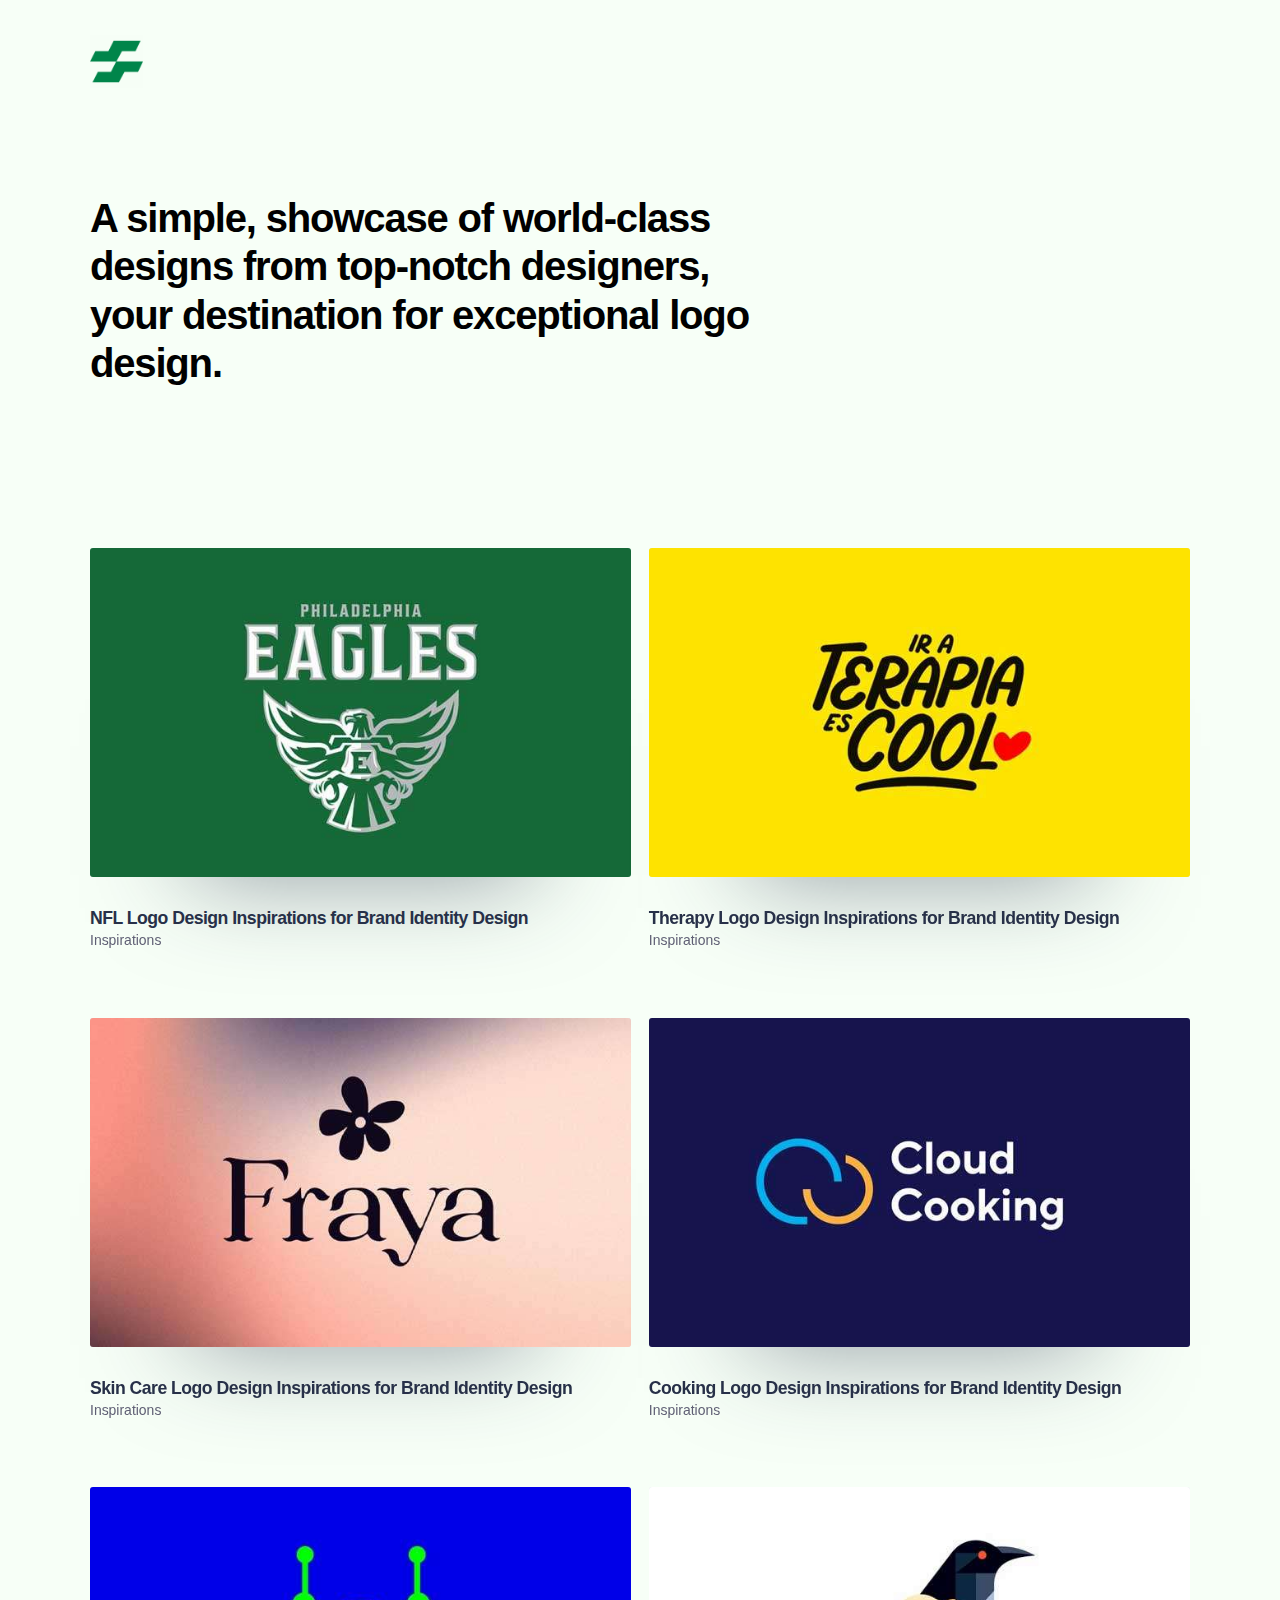
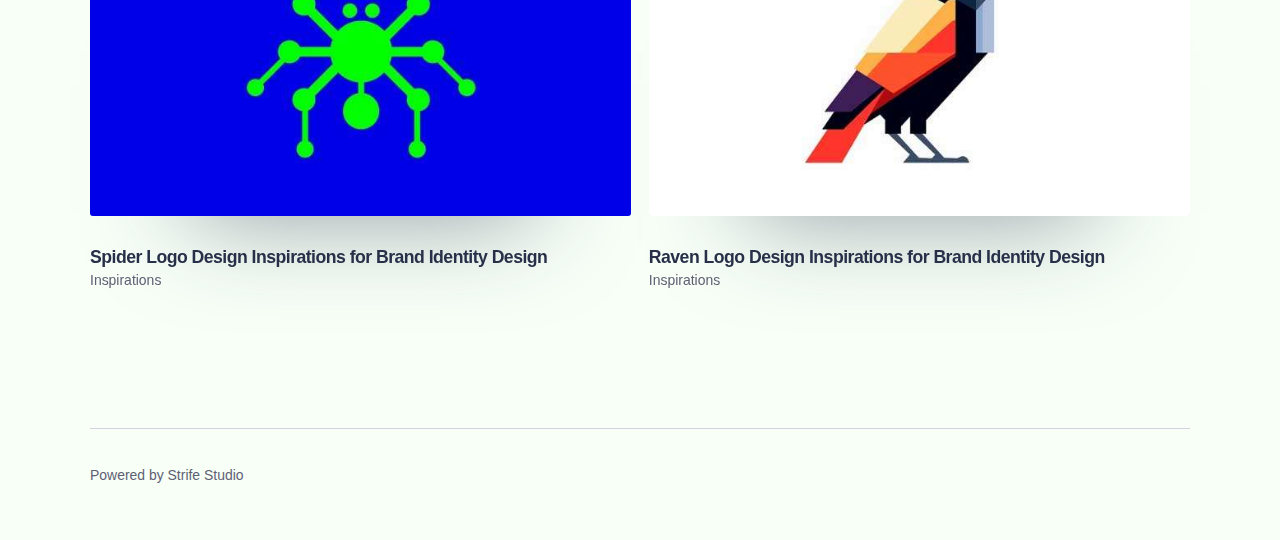
<file: index.html>
<!DOCTYPE html><html lang="en-gb"><head><meta charset="utf-8"><meta http-equiv="X-UA-Compatible" content="IE=edge"><meta name="viewport" content="width=device-width,initial-scale=1"><title>From Strife Studio</title><meta name="generator" content="Publii Open-Source CMS for Static Site"><link rel="canonical" href="https://studiocloud.github.io/strifestudio/"><link rel="alternate" type="application/atom+xml" href="https://studiocloud.github.io/strifestudio/feed.xml"><link rel="alternate" type="application/json" href="https://studiocloud.github.io/strifestudio/feed.json"><meta property="og:title" content="From Strife Studio"><meta property="og:image" content="https://studiocloud.github.io/strifestudio/media/website/strife-studio.png"><meta property="og:image:width" content="1024"><meta property="og:image:height" content="1024"><meta property="og:site_name" content="From Strife Studio"><meta property="og:description" content=""><meta property="og:url" content="https://studiocloud.github.io/strifestudio/"><meta property="og:type" content="website"><link rel="shortcut icon" href="https://studiocloud.github.io/strifestudio/media/website/strife-studio-2.png" type="image/x-icon"><link rel="shortcut icon" href="https://studiocloud.github.io/strifestudio/media/website/strife-studio-2.png" type="image/x-icon"><link rel="stylesheet" href="https://studiocloud.github.io/strifestudio/assets/css/style.css?v=ef82bed5156f0d63e6554fbe972a72e0"><script type="application/ld+json">{"@context":"http://schema.org","@type":"Organization","name":"From Strife Studio","logo":"https://studiocloud.github.io/strifestudio/media/website/strife-studio.png","url":"https://studiocloud.github.io/strifestudio/"}</script><noscript><style>img[loading] {
                    opacity: 1;
                }</style></noscript></head><body class="lines"><div class="container lines lines--right"><header class="header"><a href="https://studiocloud.github.io/strifestudio/" class="logo"><img src="https://studiocloud.github.io/strifestudio/media/website/strife-studio.png" alt="From Strife Studio" width="1024" height="1024"></a></header><main class="main"><div class="hero"><h1>A simple, showcase of world-class designs from top-notch designers, your destination for exceptional logo design.</h1></div><div class="main__content"><div class="l-options"><div class="l-options__item switchers"><button class="switchers__item is-active"><svg width="20" height="20" fill="currentColor"><use xlink:href="https://studiocloud.github.io/strifestudio/assets/svg/svg-map.svg#switcher-grid"/></svg></button> <button class="switchers__item"><svg width="20" height="20" fill="currentColor"><use xlink:href="https://studiocloud.github.io/strifestudio/assets/svg/svg-map.svg#switcher-rows"/></svg></button></div></div><div class="l-grid l-grid--2"><article class="c-card"><div class="c-card__wrapper"><figure class="c-card__image is-img-loading"><img src="https://studiocloud.github.io/strifestudio/media/posts/10/nfl-logo-ideas.jpg" srcset="https://studiocloud.github.io/strifestudio/media/posts/10/responsive/nfl-logo-ideas-xs.jpg 384w, https://studiocloud.github.io/strifestudio/media/posts/10/responsive/nfl-logo-ideas-sm.jpg 600w, https://studiocloud.github.io/strifestudio/media/posts/10/responsive/nfl-logo-ideas-md.jpg 768w, https://studiocloud.github.io/strifestudio/media/posts/10/responsive/nfl-logo-ideas-lg.jpg 1200w" sizes="(min-width: 37.5em) 80vw, 50vw" loading="lazy" height="400" width="800" alt=""></figure><div class="c-card__content"><header><h2 class="c-card__title"><a href="https://studiocloud.github.io/strifestudio/nfl-logo-design-inspirations-for-brand-identity-design.html" class="invert">NFL Logo Design Inspirations for Brand Identity Design</a></h2></header><footer class="c-card__meta"><a href="https://studiocloud.github.io/strifestudio/tags/inspirations/" class="c-card__tag">Inspirations</a></footer></div></div></article><article class="c-card"><div class="c-card__wrapper"><figure class="c-card__image is-img-loading"><img src="https://studiocloud.github.io/strifestudio/media/posts/9/psychologist-logo-ideas.jpg" srcset="https://studiocloud.github.io/strifestudio/media/posts/9/responsive/psychologist-logo-ideas-xs.jpg 384w, https://studiocloud.github.io/strifestudio/media/posts/9/responsive/psychologist-logo-ideas-sm.jpg 600w, https://studiocloud.github.io/strifestudio/media/posts/9/responsive/psychologist-logo-ideas-md.jpg 768w, https://studiocloud.github.io/strifestudio/media/posts/9/responsive/psychologist-logo-ideas-lg.jpg 1200w" sizes="(min-width: 37.5em) 80vw, 50vw" loading="lazy" height="400" width="800" alt=""></figure><div class="c-card__content"><header><h2 class="c-card__title"><a href="https://studiocloud.github.io/strifestudio/therapy-logo-design-inspirations-for-brand-identity-design.html" class="invert">Therapy Logo Design Inspirations for Brand Identity Design</a></h2></header><footer class="c-card__meta"><a href="https://studiocloud.github.io/strifestudio/tags/inspirations/" class="c-card__tag">Inspirations</a></footer></div></div></article><article class="c-card"><div class="c-card__wrapper"><figure class="c-card__image is-img-loading"><img src="https://studiocloud.github.io/strifestudio/media/posts/8/skincare-logo-ideas.jpg" srcset="https://studiocloud.github.io/strifestudio/media/posts/8/responsive/skincare-logo-ideas-xs.jpg 384w, https://studiocloud.github.io/strifestudio/media/posts/8/responsive/skincare-logo-ideas-sm.jpg 600w, https://studiocloud.github.io/strifestudio/media/posts/8/responsive/skincare-logo-ideas-md.jpg 768w, https://studiocloud.github.io/strifestudio/media/posts/8/responsive/skincare-logo-ideas-lg.jpg 1200w" sizes="(min-width: 37.5em) 80vw, 50vw" loading="lazy" height="400" width="800" alt=""></figure><div class="c-card__content"><header><h2 class="c-card__title"><a href="https://studiocloud.github.io/strifestudio/skin-care-logo-design-inspirations-for-brand-identity-design.html" class="invert">Skin Care Logo Design Inspirations for Brand Identity Design</a></h2></header><footer class="c-card__meta"><a href="https://studiocloud.github.io/strifestudio/tags/inspirations/" class="c-card__tag">Inspirations</a></footer></div></div></article><article class="c-card"><div class="c-card__wrapper"><figure class="c-card__image is-img-loading"><img src="https://studiocloud.github.io/strifestudio/media/posts/7/cooking-logo-ideas.jpg" srcset="https://studiocloud.github.io/strifestudio/media/posts/7/responsive/cooking-logo-ideas-xs.jpg 384w, https://studiocloud.github.io/strifestudio/media/posts/7/responsive/cooking-logo-ideas-sm.jpg 600w, https://studiocloud.github.io/strifestudio/media/posts/7/responsive/cooking-logo-ideas-md.jpg 768w, https://studiocloud.github.io/strifestudio/media/posts/7/responsive/cooking-logo-ideas-lg.jpg 1200w" sizes="(min-width: 37.5em) 80vw, 50vw" loading="lazy" height="400" width="800" alt=""></figure><div class="c-card__content"><header><h2 class="c-card__title"><a href="https://studiocloud.github.io/strifestudio/cooking-logo-design-inspirations-for-brand-identity-design.html" class="invert">Cooking Logo Design Inspirations for Brand Identity Design</a></h2></header><footer class="c-card__meta"><a href="https://studiocloud.github.io/strifestudio/tags/inspirations/" class="c-card__tag">Inspirations</a></footer></div></div></article><article class="c-card"><div class="c-card__wrapper"><figure class="c-card__image is-img-loading"><img src="https://studiocloud.github.io/strifestudio/media/posts/6/spider-logo-ideas.jpg" srcset="https://studiocloud.github.io/strifestudio/media/posts/6/responsive/spider-logo-ideas-xs.jpg 384w, https://studiocloud.github.io/strifestudio/media/posts/6/responsive/spider-logo-ideas-sm.jpg 600w, https://studiocloud.github.io/strifestudio/media/posts/6/responsive/spider-logo-ideas-md.jpg 768w, https://studiocloud.github.io/strifestudio/media/posts/6/responsive/spider-logo-ideas-lg.jpg 1200w" sizes="(min-width: 37.5em) 80vw, 50vw" loading="lazy" height="400" width="800" alt=""></figure><div class="c-card__content"><header><h2 class="c-card__title"><a href="https://studiocloud.github.io/strifestudio/spider-logo-design-ideas.html" class="invert">Spider Logo Design Inspirations for Brand Identity Design</a></h2></header><footer class="c-card__meta"><a href="https://studiocloud.github.io/strifestudio/tags/inspirations/" class="c-card__tag">Inspirations</a></footer></div></div></article><article class="c-card"><div class="c-card__wrapper"><figure class="c-card__image is-img-loading"><img src="https://studiocloud.github.io/strifestudio/media/posts/2/raven-logo-ideas.jpg" srcset="https://studiocloud.github.io/strifestudio/media/posts/2/responsive/raven-logo-ideas-xs.jpg 384w, https://studiocloud.github.io/strifestudio/media/posts/2/responsive/raven-logo-ideas-sm.jpg 600w, https://studiocloud.github.io/strifestudio/media/posts/2/responsive/raven-logo-ideas-md.jpg 768w, https://studiocloud.github.io/strifestudio/media/posts/2/responsive/raven-logo-ideas-lg.jpg 1200w" sizes="(min-width: 37.5em) 80vw, 50vw" loading="lazy" height="400" width="800" alt=""></figure><div class="c-card__content"><header><h2 class="c-card__title"><a href="https://studiocloud.github.io/strifestudio/raven-logo-ideas.html" class="invert">Raven Logo Design Inspirations for Brand Identity Design</a></h2></header><footer class="c-card__meta"><a href="https://studiocloud.github.io/strifestudio/tags/inspirations/" class="c-card__tag">Inspirations</a></footer></div></div></article></div></div></main><footer class="footer"><div class="footer__left"><div class="footer__copy">Powered by Strife Studio</div></div><button onclick="backToTopFunction()" id="backToTop" class="footer__bttop" aria-label="Back to top" title="Back to top"><svg><use xlink:href="https://studiocloud.github.io/strifestudio/assets/svg/svg-map.svg#toparrow"/></svg></button></footer></div><script>window.publiiThemeMenuConfig = { mobileMenuMode: 'sidebar', animationSpeed: 300, submenuWidth: 'auto', doubleClickTime: 500, mobileMenuExpandableSubmenus: true, relatedContainerForOverlayMenuSelector: '.navbar', };</script><script defer="defer" src="https://studiocloud.github.io/strifestudio/assets/js/scripts.min.js?v=6450cfc483efd7e58ed8ad5b64050d3e"></script><script>function publiiDetectLoadedImages () {
         var images = document.querySelectorAll('img[loading]:not(.is-loaded)');
         for (var i = 0; i < images.length; i++) {
            if (images[i].complete) {
               images[i].classList.add('is-loaded');
               images[i].parentNode.classList.remove('is-img-loading');
            } else {
               images[i].addEventListener('load', function () {
                  this.classList.add('is-loaded');
                  this.parentNode.classList.remove('is-img-loading');
               }, false);
            }
         }
      }
      publiiDetectLoadedImages();</script></body></html>
</file>
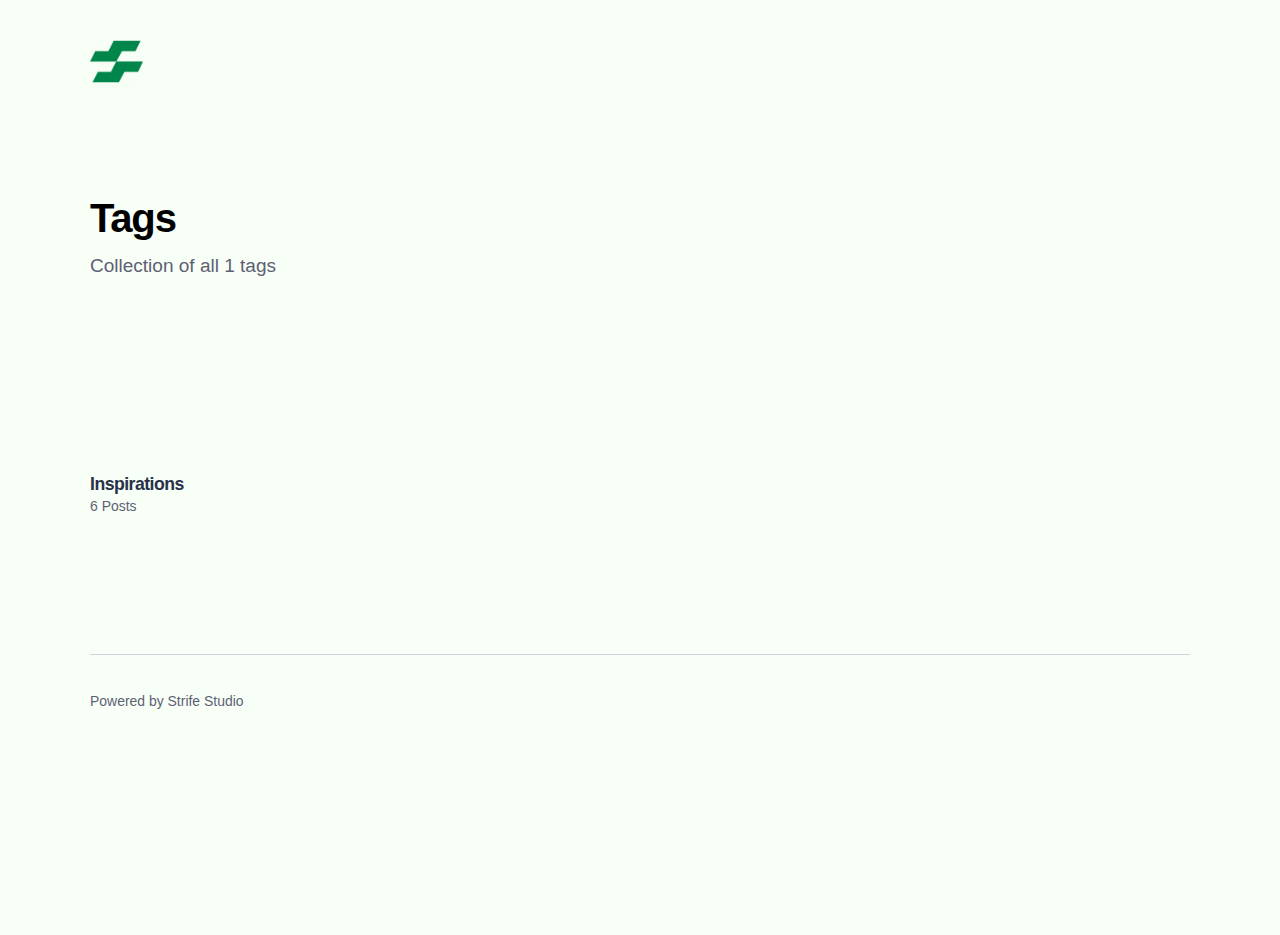
<file: tags/index.html>
<!DOCTYPE html><html lang="en-gb"><head><meta charset="utf-8"><meta http-equiv="X-UA-Compatible" content="IE=edge"><meta name="viewport" content="width=device-width,initial-scale=1"><title>All tags - From Strife Studio</title><meta name="robots" content="noindex, follow"><meta name="generator" content="Publii Open-Source CMS for Static Site"><link rel="alternate" type="application/atom+xml" href="https://studiocloud.github.io/strifestudio/feed.xml"><link rel="alternate" type="application/json" href="https://studiocloud.github.io/strifestudio/feed.json"><meta property="og:title" content="From Strife Studio"><meta property="og:image" content="https://studiocloud.github.io/strifestudio/media/website/strife-studio.png"><meta property="og:image:width" content="1024"><meta property="og:image:height" content="1024"><meta property="og:site_name" content="From Strife Studio"><meta property="og:description" content=""><meta property="og:url" content="https://studiocloud.github.io/strifestudio/tags/"><meta property="og:type" content="website"><link rel="shortcut icon" href="https://studiocloud.github.io/strifestudio/media/website/strife-studio-2.png" type="image/x-icon"><link rel="shortcut icon" href="https://studiocloud.github.io/strifestudio/media/website/strife-studio-2.png" type="image/x-icon"><link rel="stylesheet" href="https://studiocloud.github.io/strifestudio/assets/css/style.css?v=ef82bed5156f0d63e6554fbe972a72e0"><script type="application/ld+json">{"@context":"http://schema.org","@type":"Organization","name":"From Strife Studio","logo":"https://studiocloud.github.io/strifestudio/media/website/strife-studio.png","url":"https://studiocloud.github.io/strifestudio/"}</script><noscript><style>img[loading] {
                    opacity: 1;
                }</style></noscript></head><body class="lines"><div class="container lines lines--right"><header class="header"><a href="https://studiocloud.github.io/strifestudio/" class="logo"><img src="https://studiocloud.github.io/strifestudio/media/website/strife-studio.png" alt="From Strife Studio" width="1024" height="1024"></a></header><main class="main page page--tags"><div class="hero"><h1>Tags</h1><p>Collection of all 1 tags</p></div><div class="main__content"><div class="l-options nomobile"><div class="l-options__item switchers"><button class="switchers__item is-active"><svg width="20" height="20" fill="currentColor"><use xlink:href="https://studiocloud.github.io/strifestudio/assets/svg/svg-map.svg#switcher-grid"/></svg></button> <button class="switchers__item"><svg width="20" height="20" fill="currentColor"><use xlink:href="https://studiocloud.github.io/strifestudio/assets/svg/svg-map.svg#switcher-rows"/></svg></button></div></div><ul class="l-grid l-grid--2"><li class="c-card"><div class="c-card__wrapper"><div class="c-card__content"><h2 class="c-card__title"><a href="https://studiocloud.github.io/strifestudio/tags/inspirations/" class="invert">Inspirations</a></h2><p class="c-card__meta">6 Posts</p></div></div></li></ul></div></main><footer class="footer"><div class="footer__left"><div class="footer__copy">Powered by Strife Studio</div></div><button onclick="backToTopFunction()" id="backToTop" class="footer__bttop" aria-label="Back to top" title="Back to top"><svg><use xlink:href="https://studiocloud.github.io/strifestudio/assets/svg/svg-map.svg#toparrow"/></svg></button></footer></div><script>window.publiiThemeMenuConfig = { mobileMenuMode: 'sidebar', animationSpeed: 300, submenuWidth: 'auto', doubleClickTime: 500, mobileMenuExpandableSubmenus: true, relatedContainerForOverlayMenuSelector: '.navbar', };</script><script defer="defer" src="https://studiocloud.github.io/strifestudio/assets/js/scripts.min.js?v=6450cfc483efd7e58ed8ad5b64050d3e"></script><script>function publiiDetectLoadedImages () {
         var images = document.querySelectorAll('img[loading]:not(.is-loaded)');
         for (var i = 0; i < images.length; i++) {
            if (images[i].complete) {
               images[i].classList.add('is-loaded');
               images[i].parentNode.classList.remove('is-img-loading');
            } else {
               images[i].addEventListener('load', function () {
                  this.classList.add('is-loaded');
                  this.parentNode.classList.remove('is-img-loading');
               }, false);
            }
         }
      }
      publiiDetectLoadedImages();</script></body></html>
</file>
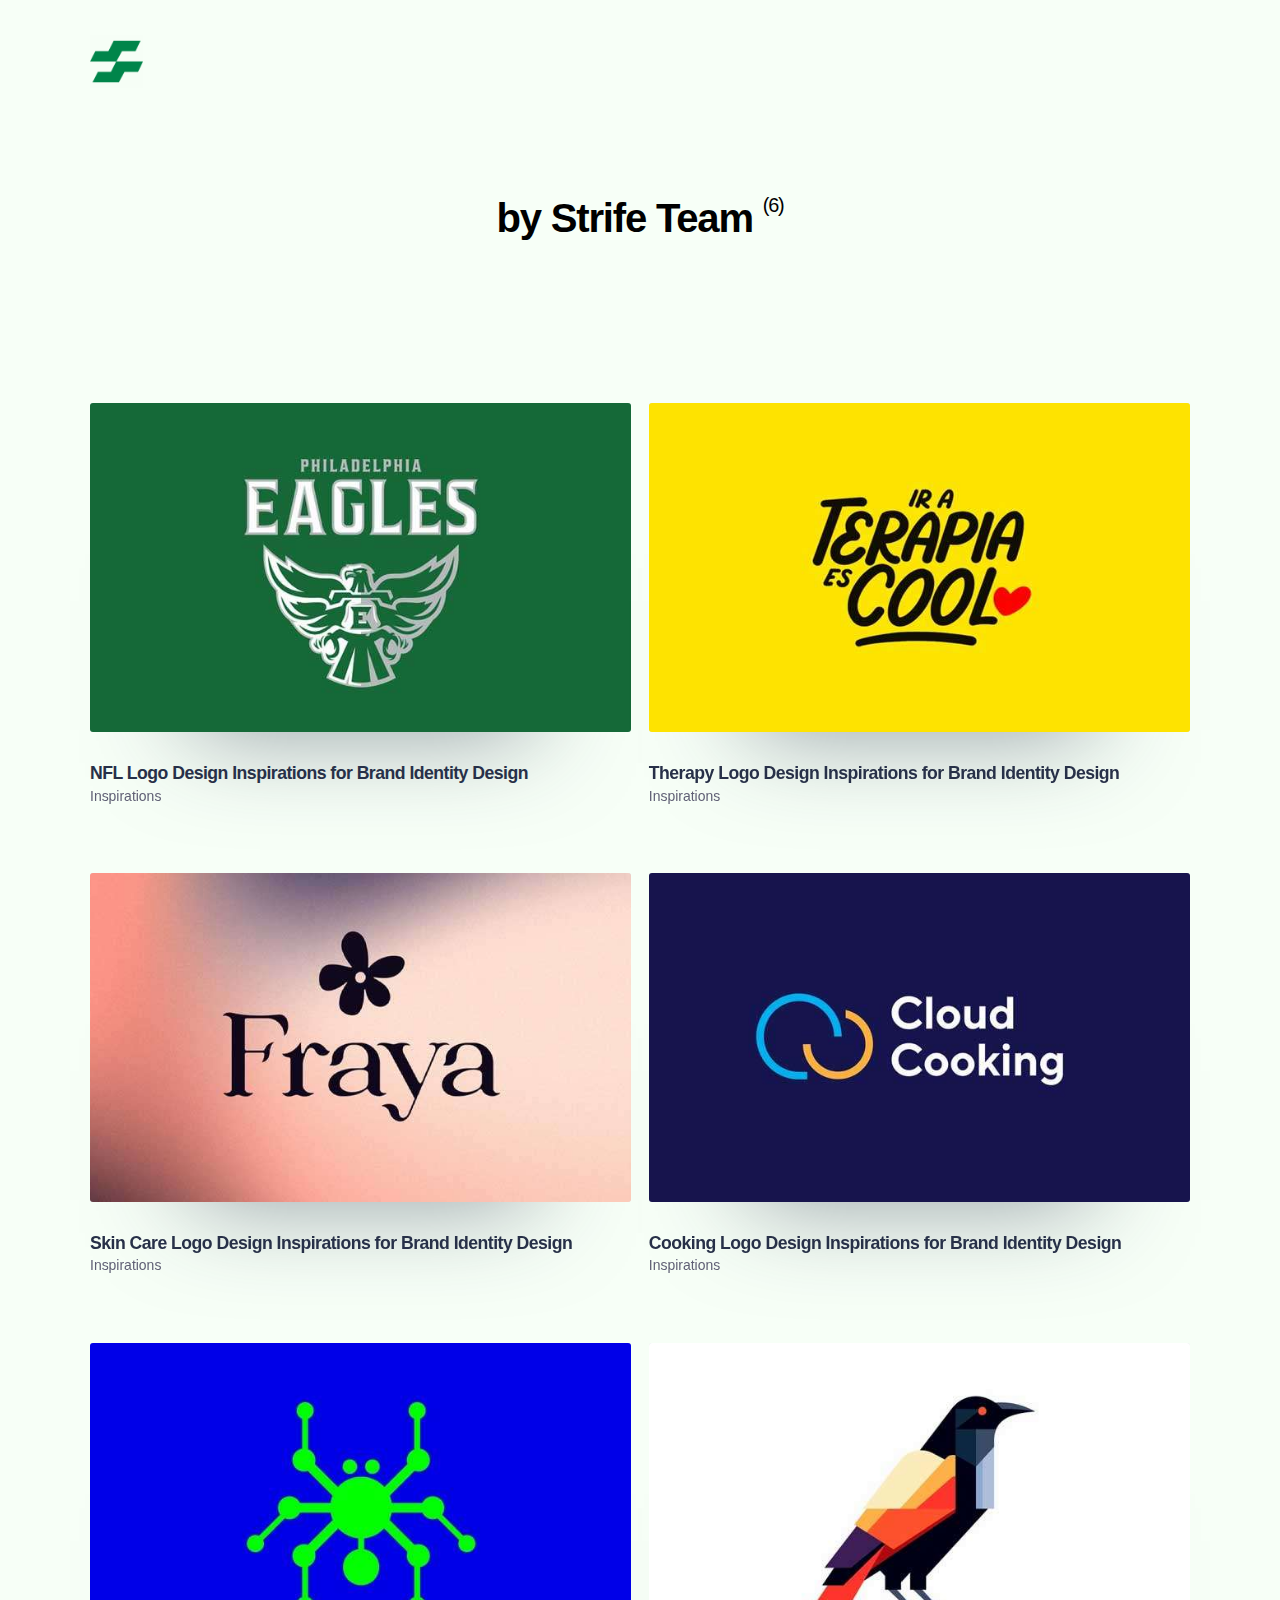
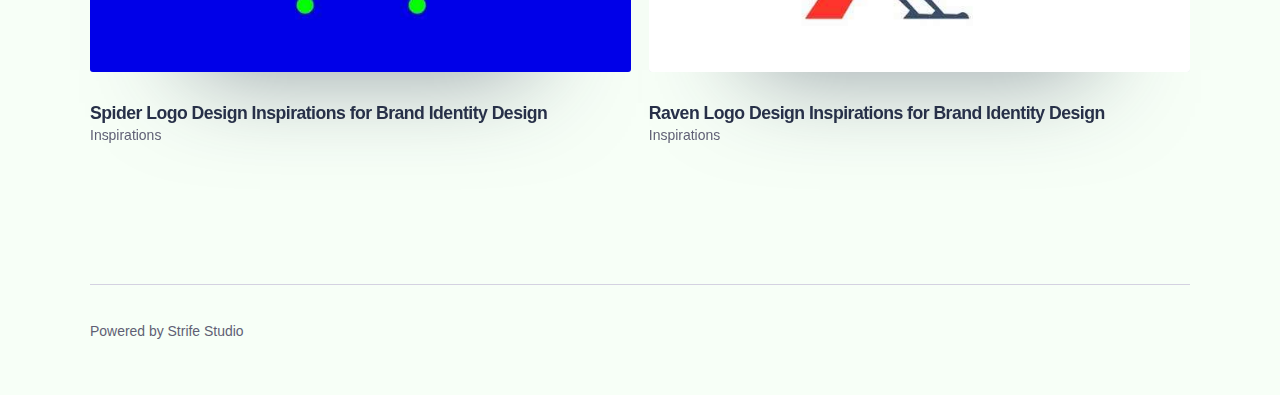
<file: authors/by-strife-team/index.html>
<!DOCTYPE html><html lang="en-gb"><head><meta charset="utf-8"><meta http-equiv="X-UA-Compatible" content="IE=edge"><meta name="viewport" content="width=device-width,initial-scale=1"><title>Author: by Strife Team - From Strife Studio</title><meta name="robots" content="noindex, follow"><meta name="generator" content="Publii Open-Source CMS for Static Site"><link rel="alternate" type="application/atom+xml" href="https://studiocloud.github.io/strifestudio/feed.xml"><link rel="alternate" type="application/json" href="https://studiocloud.github.io/strifestudio/feed.json"><meta property="og:title" content="by Strife Team"><meta property="og:image" content="https://studiocloud.github.io/strifestudio/media/website/strife-studio.png"><meta property="og:image:width" content="1024"><meta property="og:image:height" content="1024"><meta property="og:site_name" content="From Strife Studio"><meta property="og:description" content=""><meta property="og:url" content="https://studiocloud.github.io/strifestudio/authors/by-strife-team/"><meta property="og:type" content="website"><link rel="shortcut icon" href="https://studiocloud.github.io/strifestudio/media/website/strife-studio-2.png" type="image/x-icon"><link rel="shortcut icon" href="https://studiocloud.github.io/strifestudio/media/website/strife-studio-2.png" type="image/x-icon"><link rel="stylesheet" href="https://studiocloud.github.io/strifestudio/assets/css/style.css?v=ef82bed5156f0d63e6554fbe972a72e0"><script type="application/ld+json">{"@context":"http://schema.org","@type":"Organization","name":"From Strife Studio","logo":"https://studiocloud.github.io/strifestudio/media/website/strife-studio.png","url":"https://studiocloud.github.io/strifestudio/"}</script><noscript><style>img[loading] {
                    opacity: 1;
                }</style></noscript></head><body class="lines"><div class="container lines lines--right"><header class="header"><a href="https://studiocloud.github.io/strifestudio/" class="logo"><img src="https://studiocloud.github.io/strifestudio/media/website/strife-studio.png" alt="From Strife Studio" width="1024" height="1024"></a></header><main class="main page page--author"><div class="hero hero--centered"><h1>by Strife Team <sup>(6)</sup></h1></div><div class="main__content"><div class="l-options nomobile"><div class="l-options__item switchers"><button class="switchers__item is-active"><svg width="20" height="20" fill="currentColor"><use xlink:href="https://studiocloud.github.io/strifestudio/assets/svg/svg-map.svg#switcher-grid"/></svg></button> <button class="switchers__item"><svg width="20" height="20" fill="currentColor"><use xlink:href="https://studiocloud.github.io/strifestudio/assets/svg/svg-map.svg#switcher-rows"/></svg></button></div></div><div class="l-grid l-grid--2"><article class="c-card"><div class="c-card__wrapper"><figure class="c-card__image is-img-loading"><img src="https://studiocloud.github.io/strifestudio/media/posts/10/nfl-logo-ideas.jpg" srcset="https://studiocloud.github.io/strifestudio/media/posts/10/responsive/nfl-logo-ideas-xs.jpg 384w, https://studiocloud.github.io/strifestudio/media/posts/10/responsive/nfl-logo-ideas-sm.jpg 600w, https://studiocloud.github.io/strifestudio/media/posts/10/responsive/nfl-logo-ideas-md.jpg 768w, https://studiocloud.github.io/strifestudio/media/posts/10/responsive/nfl-logo-ideas-lg.jpg 1200w" sizes="(min-width: 37.5em) 80vw, 50vw" loading="lazy" height="400" width="800" alt=""></figure><div class="c-card__content"><header><h2 class="c-card__title"><a href="https://studiocloud.github.io/strifestudio/nfl-logo-design-inspirations-for-brand-identity-design.html" class="invert">NFL Logo Design Inspirations for Brand Identity Design</a></h2></header><footer class="c-card__meta"><a href="https://studiocloud.github.io/strifestudio/tags/inspirations/" class="c-card__tag">Inspirations</a></footer></div></div></article><article class="c-card"><div class="c-card__wrapper"><figure class="c-card__image is-img-loading"><img src="https://studiocloud.github.io/strifestudio/media/posts/9/psychologist-logo-ideas.jpg" srcset="https://studiocloud.github.io/strifestudio/media/posts/9/responsive/psychologist-logo-ideas-xs.jpg 384w, https://studiocloud.github.io/strifestudio/media/posts/9/responsive/psychologist-logo-ideas-sm.jpg 600w, https://studiocloud.github.io/strifestudio/media/posts/9/responsive/psychologist-logo-ideas-md.jpg 768w, https://studiocloud.github.io/strifestudio/media/posts/9/responsive/psychologist-logo-ideas-lg.jpg 1200w" sizes="(min-width: 37.5em) 80vw, 50vw" loading="lazy" height="400" width="800" alt=""></figure><div class="c-card__content"><header><h2 class="c-card__title"><a href="https://studiocloud.github.io/strifestudio/therapy-logo-design-inspirations-for-brand-identity-design.html" class="invert">Therapy Logo Design Inspirations for Brand Identity Design</a></h2></header><footer class="c-card__meta"><a href="https://studiocloud.github.io/strifestudio/tags/inspirations/" class="c-card__tag">Inspirations</a></footer></div></div></article><article class="c-card"><div class="c-card__wrapper"><figure class="c-card__image is-img-loading"><img src="https://studiocloud.github.io/strifestudio/media/posts/8/skincare-logo-ideas.jpg" srcset="https://studiocloud.github.io/strifestudio/media/posts/8/responsive/skincare-logo-ideas-xs.jpg 384w, https://studiocloud.github.io/strifestudio/media/posts/8/responsive/skincare-logo-ideas-sm.jpg 600w, https://studiocloud.github.io/strifestudio/media/posts/8/responsive/skincare-logo-ideas-md.jpg 768w, https://studiocloud.github.io/strifestudio/media/posts/8/responsive/skincare-logo-ideas-lg.jpg 1200w" sizes="(min-width: 37.5em) 80vw, 50vw" loading="lazy" height="400" width="800" alt=""></figure><div class="c-card__content"><header><h2 class="c-card__title"><a href="https://studiocloud.github.io/strifestudio/skin-care-logo-design-inspirations-for-brand-identity-design.html" class="invert">Skin Care Logo Design Inspirations for Brand Identity Design</a></h2></header><footer class="c-card__meta"><a href="https://studiocloud.github.io/strifestudio/tags/inspirations/" class="c-card__tag">Inspirations</a></footer></div></div></article><article class="c-card"><div class="c-card__wrapper"><figure class="c-card__image is-img-loading"><img src="https://studiocloud.github.io/strifestudio/media/posts/7/cooking-logo-ideas.jpg" srcset="https://studiocloud.github.io/strifestudio/media/posts/7/responsive/cooking-logo-ideas-xs.jpg 384w, https://studiocloud.github.io/strifestudio/media/posts/7/responsive/cooking-logo-ideas-sm.jpg 600w, https://studiocloud.github.io/strifestudio/media/posts/7/responsive/cooking-logo-ideas-md.jpg 768w, https://studiocloud.github.io/strifestudio/media/posts/7/responsive/cooking-logo-ideas-lg.jpg 1200w" sizes="(min-width: 37.5em) 80vw, 50vw" loading="lazy" height="400" width="800" alt=""></figure><div class="c-card__content"><header><h2 class="c-card__title"><a href="https://studiocloud.github.io/strifestudio/cooking-logo-design-inspirations-for-brand-identity-design.html" class="invert">Cooking Logo Design Inspirations for Brand Identity Design</a></h2></header><footer class="c-card__meta"><a href="https://studiocloud.github.io/strifestudio/tags/inspirations/" class="c-card__tag">Inspirations</a></footer></div></div></article><article class="c-card"><div class="c-card__wrapper"><figure class="c-card__image is-img-loading"><img src="https://studiocloud.github.io/strifestudio/media/posts/6/spider-logo-ideas.jpg" srcset="https://studiocloud.github.io/strifestudio/media/posts/6/responsive/spider-logo-ideas-xs.jpg 384w, https://studiocloud.github.io/strifestudio/media/posts/6/responsive/spider-logo-ideas-sm.jpg 600w, https://studiocloud.github.io/strifestudio/media/posts/6/responsive/spider-logo-ideas-md.jpg 768w, https://studiocloud.github.io/strifestudio/media/posts/6/responsive/spider-logo-ideas-lg.jpg 1200w" sizes="(min-width: 37.5em) 80vw, 50vw" loading="lazy" height="400" width="800" alt=""></figure><div class="c-card__content"><header><h2 class="c-card__title"><a href="https://studiocloud.github.io/strifestudio/spider-logo-design-ideas.html" class="invert">Spider Logo Design Inspirations for Brand Identity Design</a></h2></header><footer class="c-card__meta"><a href="https://studiocloud.github.io/strifestudio/tags/inspirations/" class="c-card__tag">Inspirations</a></footer></div></div></article><article class="c-card"><div class="c-card__wrapper"><figure class="c-card__image is-img-loading"><img src="https://studiocloud.github.io/strifestudio/media/posts/2/raven-logo-ideas.jpg" srcset="https://studiocloud.github.io/strifestudio/media/posts/2/responsive/raven-logo-ideas-xs.jpg 384w, https://studiocloud.github.io/strifestudio/media/posts/2/responsive/raven-logo-ideas-sm.jpg 600w, https://studiocloud.github.io/strifestudio/media/posts/2/responsive/raven-logo-ideas-md.jpg 768w, https://studiocloud.github.io/strifestudio/media/posts/2/responsive/raven-logo-ideas-lg.jpg 1200w" sizes="(min-width: 37.5em) 80vw, 50vw" loading="lazy" height="400" width="800" alt=""></figure><div class="c-card__content"><header><h2 class="c-card__title"><a href="https://studiocloud.github.io/strifestudio/raven-logo-ideas.html" class="invert">Raven Logo Design Inspirations for Brand Identity Design</a></h2></header><footer class="c-card__meta"><a href="https://studiocloud.github.io/strifestudio/tags/inspirations/" class="c-card__tag">Inspirations</a></footer></div></div></article></div></div></main><footer class="footer"><div class="footer__left"><div class="footer__copy">Powered by Strife Studio</div></div><button onclick="backToTopFunction()" id="backToTop" class="footer__bttop" aria-label="Back to top" title="Back to top"><svg><use xlink:href="https://studiocloud.github.io/strifestudio/assets/svg/svg-map.svg#toparrow"/></svg></button></footer></div><script>window.publiiThemeMenuConfig = { mobileMenuMode: 'sidebar', animationSpeed: 300, submenuWidth: 'auto', doubleClickTime: 500, mobileMenuExpandableSubmenus: true, relatedContainerForOverlayMenuSelector: '.navbar', };</script><script defer="defer" src="https://studiocloud.github.io/strifestudio/assets/js/scripts.min.js?v=6450cfc483efd7e58ed8ad5b64050d3e"></script><script>function publiiDetectLoadedImages () {
         var images = document.querySelectorAll('img[loading]:not(.is-loaded)');
         for (var i = 0; i < images.length; i++) {
            if (images[i].complete) {
               images[i].classList.add('is-loaded');
               images[i].parentNode.classList.remove('is-img-loading');
            } else {
               images[i].addEventListener('load', function () {
                  this.classList.add('is-loaded');
                  this.parentNode.classList.remove('is-img-loading');
               }, false);
            }
         }
      }
      publiiDetectLoadedImages();</script></body></html>
</file>
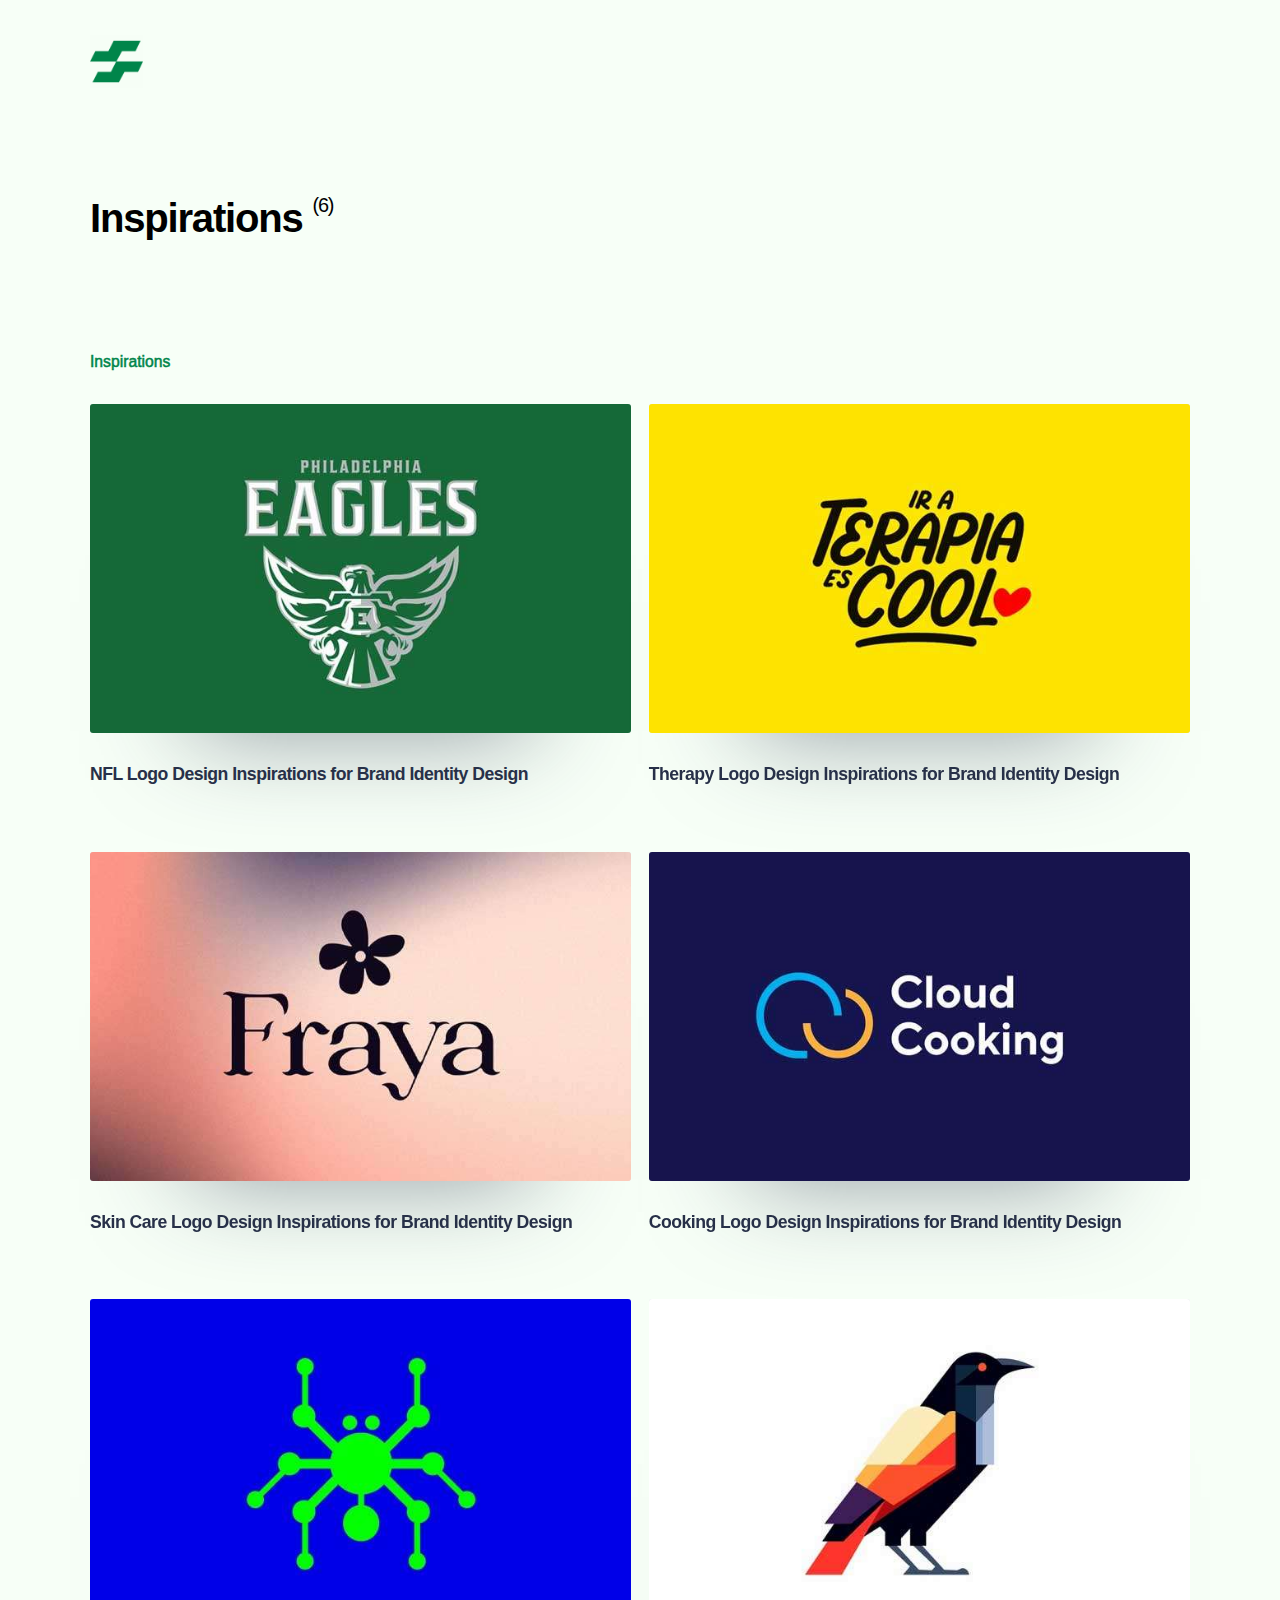
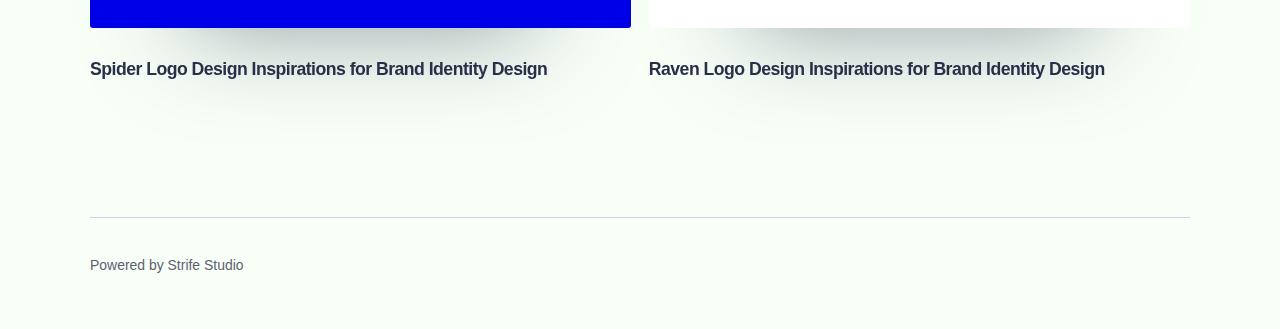
<file: tags/inspirations/index.html>
<!DOCTYPE html><html lang="en-gb"><head><meta charset="utf-8"><meta http-equiv="X-UA-Compatible" content="IE=edge"><meta name="viewport" content="width=device-width,initial-scale=1"><title>Tag: Inspirations - From Strife Studio</title><meta name="robots" content="noindex, follow"><meta name="generator" content="Publii Open-Source CMS for Static Site"><link rel="alternate" type="application/atom+xml" href="https://studiocloud.github.io/strifestudio/feed.xml"><link rel="alternate" type="application/json" href="https://studiocloud.github.io/strifestudio/feed.json"><meta property="og:title" content="Inspirations"><meta property="og:image" content="https://studiocloud.github.io/strifestudio/media/website/strife-studio.png"><meta property="og:image:width" content="1024"><meta property="og:image:height" content="1024"><meta property="og:site_name" content="From Strife Studio"><meta property="og:description" content=""><meta property="og:url" content="https://studiocloud.github.io/strifestudio/tags/inspirations/"><meta property="og:type" content="website"><link rel="shortcut icon" href="https://studiocloud.github.io/strifestudio/media/website/strife-studio-2.png" type="image/x-icon"><link rel="shortcut icon" href="https://studiocloud.github.io/strifestudio/media/website/strife-studio-2.png" type="image/x-icon"><link rel="stylesheet" href="https://studiocloud.github.io/strifestudio/assets/css/style.css?v=ef82bed5156f0d63e6554fbe972a72e0"><script type="application/ld+json">{"@context":"http://schema.org","@type":"Organization","name":"From Strife Studio","logo":"https://studiocloud.github.io/strifestudio/media/website/strife-studio.png","url":"https://studiocloud.github.io/strifestudio/"}</script><noscript><style>img[loading] {
                    opacity: 1;
                }</style></noscript></head><body class="lines"><div class="container lines lines--right"><header class="header"><a href="https://studiocloud.github.io/strifestudio/" class="logo"><img src="https://studiocloud.github.io/strifestudio/media/website/strife-studio.png" alt="From Strife Studio" width="1024" height="1024"></a></header><main class="main page page--tag"><div class="hero"><h1>Inspirations <sup>(6)</sup></h1></div><div class="main__content"><div class="l-options"><nav class="l-options__item filter"><a href="https://studiocloud.github.io/strifestudio/tags/inspirations/" class="filter__item invert is-active">Inspirations</a></nav><div class="l-options__item switchers"><button class="switchers__item is-active"><svg width="20" height="20" fill="currentColor"><use xlink:href="https://studiocloud.github.io/strifestudio/assets/svg/svg-map.svg#switcher-grid"/></svg></button> <button class="switchers__item"><svg width="20" height="20" fill="currentColor"><use xlink:href="https://studiocloud.github.io/strifestudio/assets/svg/svg-map.svg#switcher-rows"/></svg></button></div></div><div class="l-grid l-grid--2"><article class="c-card"><div class="c-card__wrapper"><figure class="c-card__image is-img-loading"><img src="https://studiocloud.github.io/strifestudio/media/posts/10/nfl-logo-ideas.jpg" srcset="https://studiocloud.github.io/strifestudio/media/posts/10/responsive/nfl-logo-ideas-xs.jpg 384w, https://studiocloud.github.io/strifestudio/media/posts/10/responsive/nfl-logo-ideas-sm.jpg 600w, https://studiocloud.github.io/strifestudio/media/posts/10/responsive/nfl-logo-ideas-md.jpg 768w, https://studiocloud.github.io/strifestudio/media/posts/10/responsive/nfl-logo-ideas-lg.jpg 1200w" sizes="(min-width: 37.5em) 80vw, 50vw" loading="lazy" height="400" width="800" alt=""></figure><div class="c-card__content"><header><h2 class="c-card__title"><a href="https://studiocloud.github.io/strifestudio/nfl-logo-design-inspirations-for-brand-identity-design.html" class="invert">NFL Logo Design Inspirations for Brand Identity Design</a></h2></header></div></div></article><article class="c-card"><div class="c-card__wrapper"><figure class="c-card__image is-img-loading"><img src="https://studiocloud.github.io/strifestudio/media/posts/9/psychologist-logo-ideas.jpg" srcset="https://studiocloud.github.io/strifestudio/media/posts/9/responsive/psychologist-logo-ideas-xs.jpg 384w, https://studiocloud.github.io/strifestudio/media/posts/9/responsive/psychologist-logo-ideas-sm.jpg 600w, https://studiocloud.github.io/strifestudio/media/posts/9/responsive/psychologist-logo-ideas-md.jpg 768w, https://studiocloud.github.io/strifestudio/media/posts/9/responsive/psychologist-logo-ideas-lg.jpg 1200w" sizes="(min-width: 37.5em) 80vw, 50vw" loading="lazy" height="400" width="800" alt=""></figure><div class="c-card__content"><header><h2 class="c-card__title"><a href="https://studiocloud.github.io/strifestudio/therapy-logo-design-inspirations-for-brand-identity-design.html" class="invert">Therapy Logo Design Inspirations for Brand Identity Design</a></h2></header></div></div></article><article class="c-card"><div class="c-card__wrapper"><figure class="c-card__image is-img-loading"><img src="https://studiocloud.github.io/strifestudio/media/posts/8/skincare-logo-ideas.jpg" srcset="https://studiocloud.github.io/strifestudio/media/posts/8/responsive/skincare-logo-ideas-xs.jpg 384w, https://studiocloud.github.io/strifestudio/media/posts/8/responsive/skincare-logo-ideas-sm.jpg 600w, https://studiocloud.github.io/strifestudio/media/posts/8/responsive/skincare-logo-ideas-md.jpg 768w, https://studiocloud.github.io/strifestudio/media/posts/8/responsive/skincare-logo-ideas-lg.jpg 1200w" sizes="(min-width: 37.5em) 80vw, 50vw" loading="lazy" height="400" width="800" alt=""></figure><div class="c-card__content"><header><h2 class="c-card__title"><a href="https://studiocloud.github.io/strifestudio/skin-care-logo-design-inspirations-for-brand-identity-design.html" class="invert">Skin Care Logo Design Inspirations for Brand Identity Design</a></h2></header></div></div></article><article class="c-card"><div class="c-card__wrapper"><figure class="c-card__image is-img-loading"><img src="https://studiocloud.github.io/strifestudio/media/posts/7/cooking-logo-ideas.jpg" srcset="https://studiocloud.github.io/strifestudio/media/posts/7/responsive/cooking-logo-ideas-xs.jpg 384w, https://studiocloud.github.io/strifestudio/media/posts/7/responsive/cooking-logo-ideas-sm.jpg 600w, https://studiocloud.github.io/strifestudio/media/posts/7/responsive/cooking-logo-ideas-md.jpg 768w, https://studiocloud.github.io/strifestudio/media/posts/7/responsive/cooking-logo-ideas-lg.jpg 1200w" sizes="(min-width: 37.5em) 80vw, 50vw" loading="lazy" height="400" width="800" alt=""></figure><div class="c-card__content"><header><h2 class="c-card__title"><a href="https://studiocloud.github.io/strifestudio/cooking-logo-design-inspirations-for-brand-identity-design.html" class="invert">Cooking Logo Design Inspirations for Brand Identity Design</a></h2></header></div></div></article><article class="c-card"><div class="c-card__wrapper"><figure class="c-card__image is-img-loading"><img src="https://studiocloud.github.io/strifestudio/media/posts/6/spider-logo-ideas.jpg" srcset="https://studiocloud.github.io/strifestudio/media/posts/6/responsive/spider-logo-ideas-xs.jpg 384w, https://studiocloud.github.io/strifestudio/media/posts/6/responsive/spider-logo-ideas-sm.jpg 600w, https://studiocloud.github.io/strifestudio/media/posts/6/responsive/spider-logo-ideas-md.jpg 768w, https://studiocloud.github.io/strifestudio/media/posts/6/responsive/spider-logo-ideas-lg.jpg 1200w" sizes="(min-width: 37.5em) 80vw, 50vw" loading="lazy" height="400" width="800" alt=""></figure><div class="c-card__content"><header><h2 class="c-card__title"><a href="https://studiocloud.github.io/strifestudio/spider-logo-design-ideas.html" class="invert">Spider Logo Design Inspirations for Brand Identity Design</a></h2></header></div></div></article><article class="c-card"><div class="c-card__wrapper"><figure class="c-card__image is-img-loading"><img src="https://studiocloud.github.io/strifestudio/media/posts/2/raven-logo-ideas.jpg" srcset="https://studiocloud.github.io/strifestudio/media/posts/2/responsive/raven-logo-ideas-xs.jpg 384w, https://studiocloud.github.io/strifestudio/media/posts/2/responsive/raven-logo-ideas-sm.jpg 600w, https://studiocloud.github.io/strifestudio/media/posts/2/responsive/raven-logo-ideas-md.jpg 768w, https://studiocloud.github.io/strifestudio/media/posts/2/responsive/raven-logo-ideas-lg.jpg 1200w" sizes="(min-width: 37.5em) 80vw, 50vw" loading="lazy" height="400" width="800" alt=""></figure><div class="c-card__content"><header><h2 class="c-card__title"><a href="https://studiocloud.github.io/strifestudio/raven-logo-ideas.html" class="invert">Raven Logo Design Inspirations for Brand Identity Design</a></h2></header></div></div></article></div></div></main><footer class="footer"><div class="footer__left"><div class="footer__copy">Powered by Strife Studio</div></div><button onclick="backToTopFunction()" id="backToTop" class="footer__bttop" aria-label="Back to top" title="Back to top"><svg><use xlink:href="https://studiocloud.github.io/strifestudio/assets/svg/svg-map.svg#toparrow"/></svg></button></footer></div><script>window.publiiThemeMenuConfig = { mobileMenuMode: 'sidebar', animationSpeed: 300, submenuWidth: 'auto', doubleClickTime: 500, mobileMenuExpandableSubmenus: true, relatedContainerForOverlayMenuSelector: '.navbar', };</script><script defer="defer" src="https://studiocloud.github.io/strifestudio/assets/js/scripts.min.js?v=6450cfc483efd7e58ed8ad5b64050d3e"></script><script>function publiiDetectLoadedImages () {
         var images = document.querySelectorAll('img[loading]:not(.is-loaded)');
         for (var i = 0; i < images.length; i++) {
            if (images[i].complete) {
               images[i].classList.add('is-loaded');
               images[i].parentNode.classList.remove('is-img-loading');
            } else {
               images[i].addEventListener('load', function () {
                  this.classList.add('is-loaded');
                  this.parentNode.classList.remove('is-img-loading');
               }, false);
            }
         }
      }
      publiiDetectLoadedImages();</script></body></html>
</file>
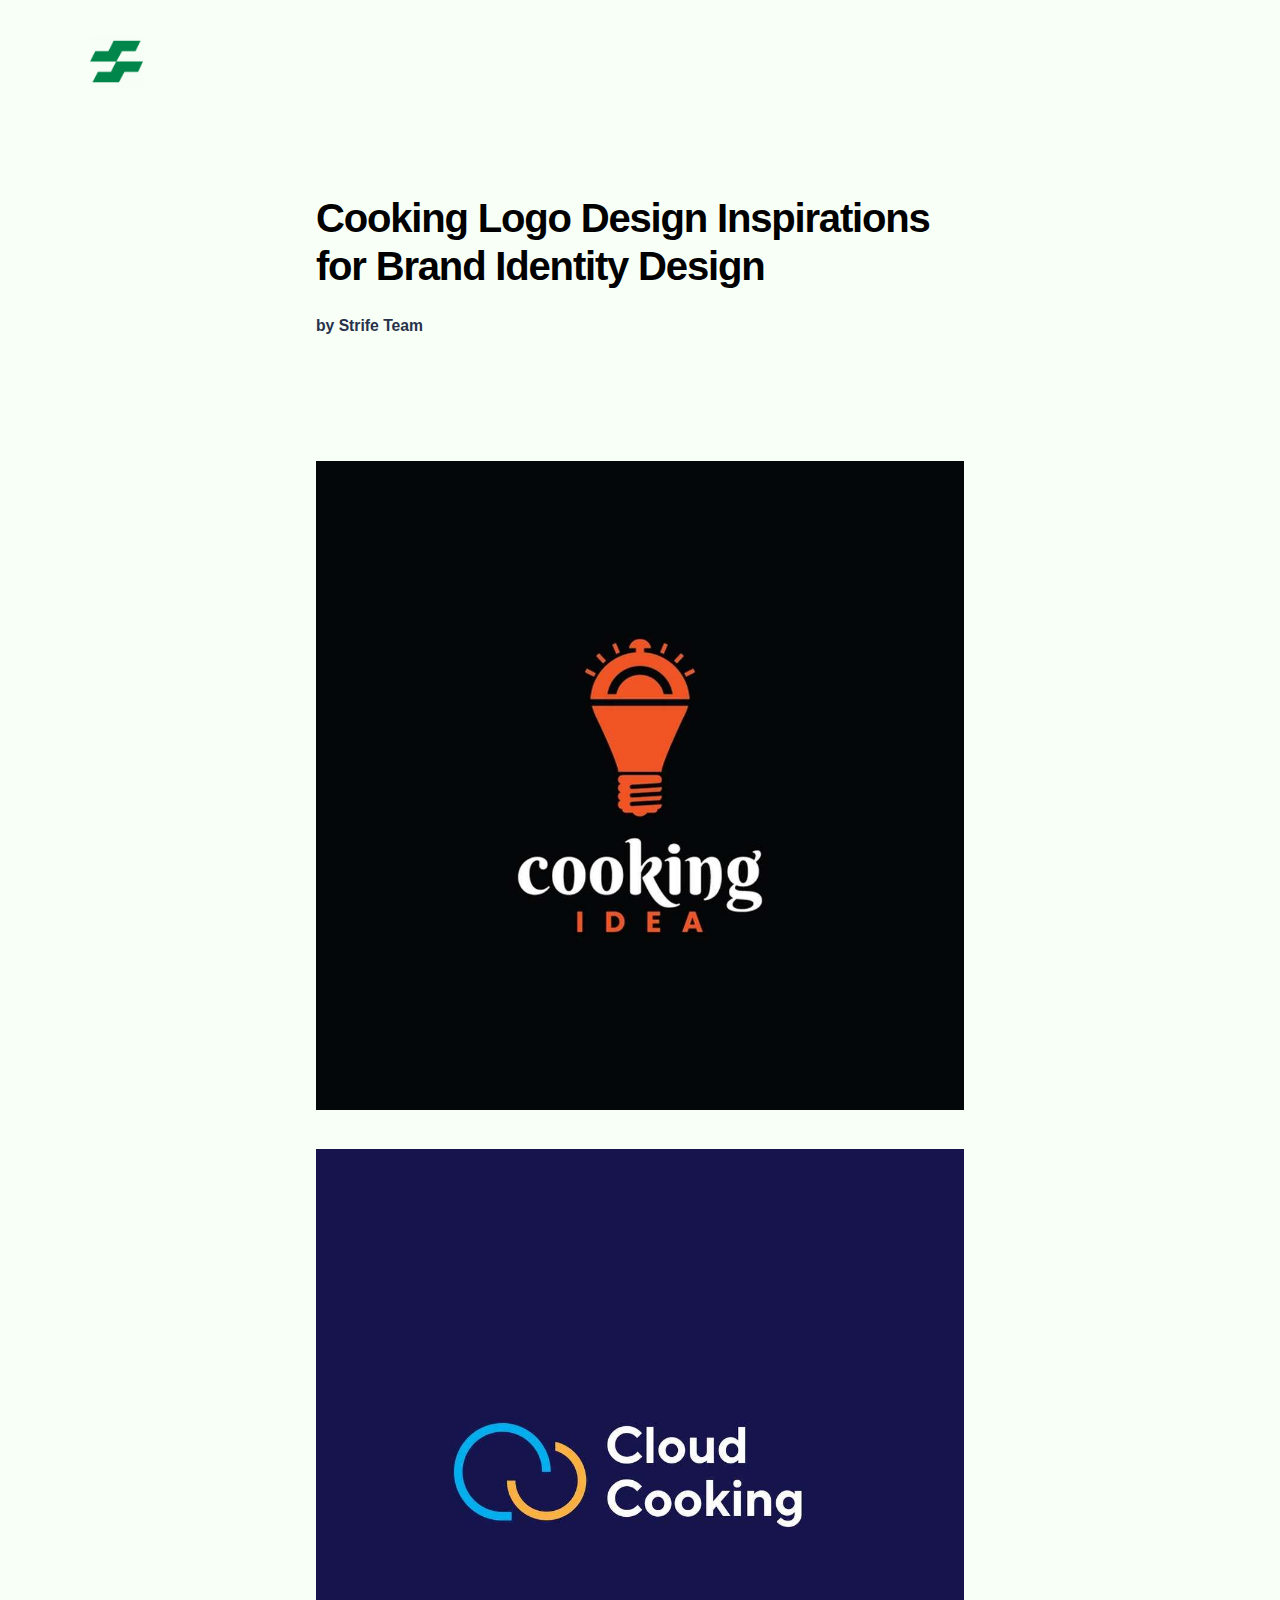
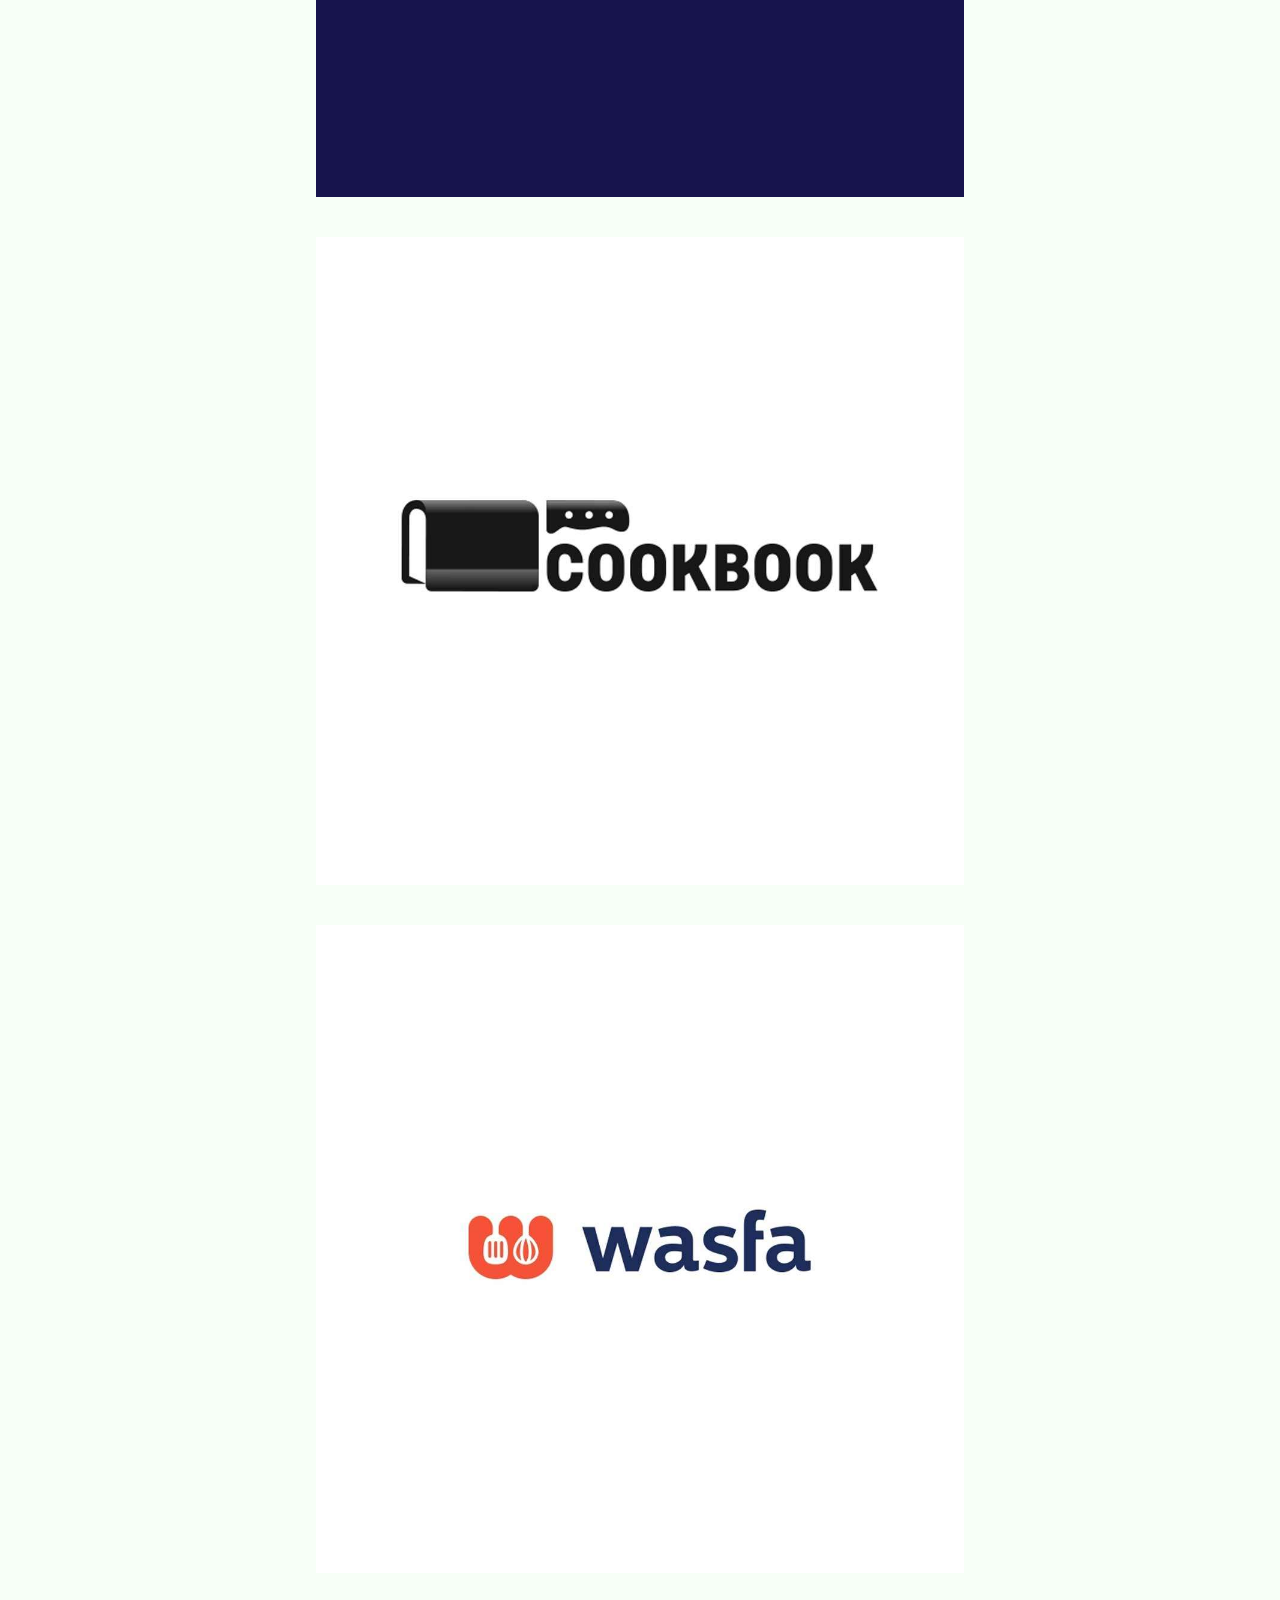
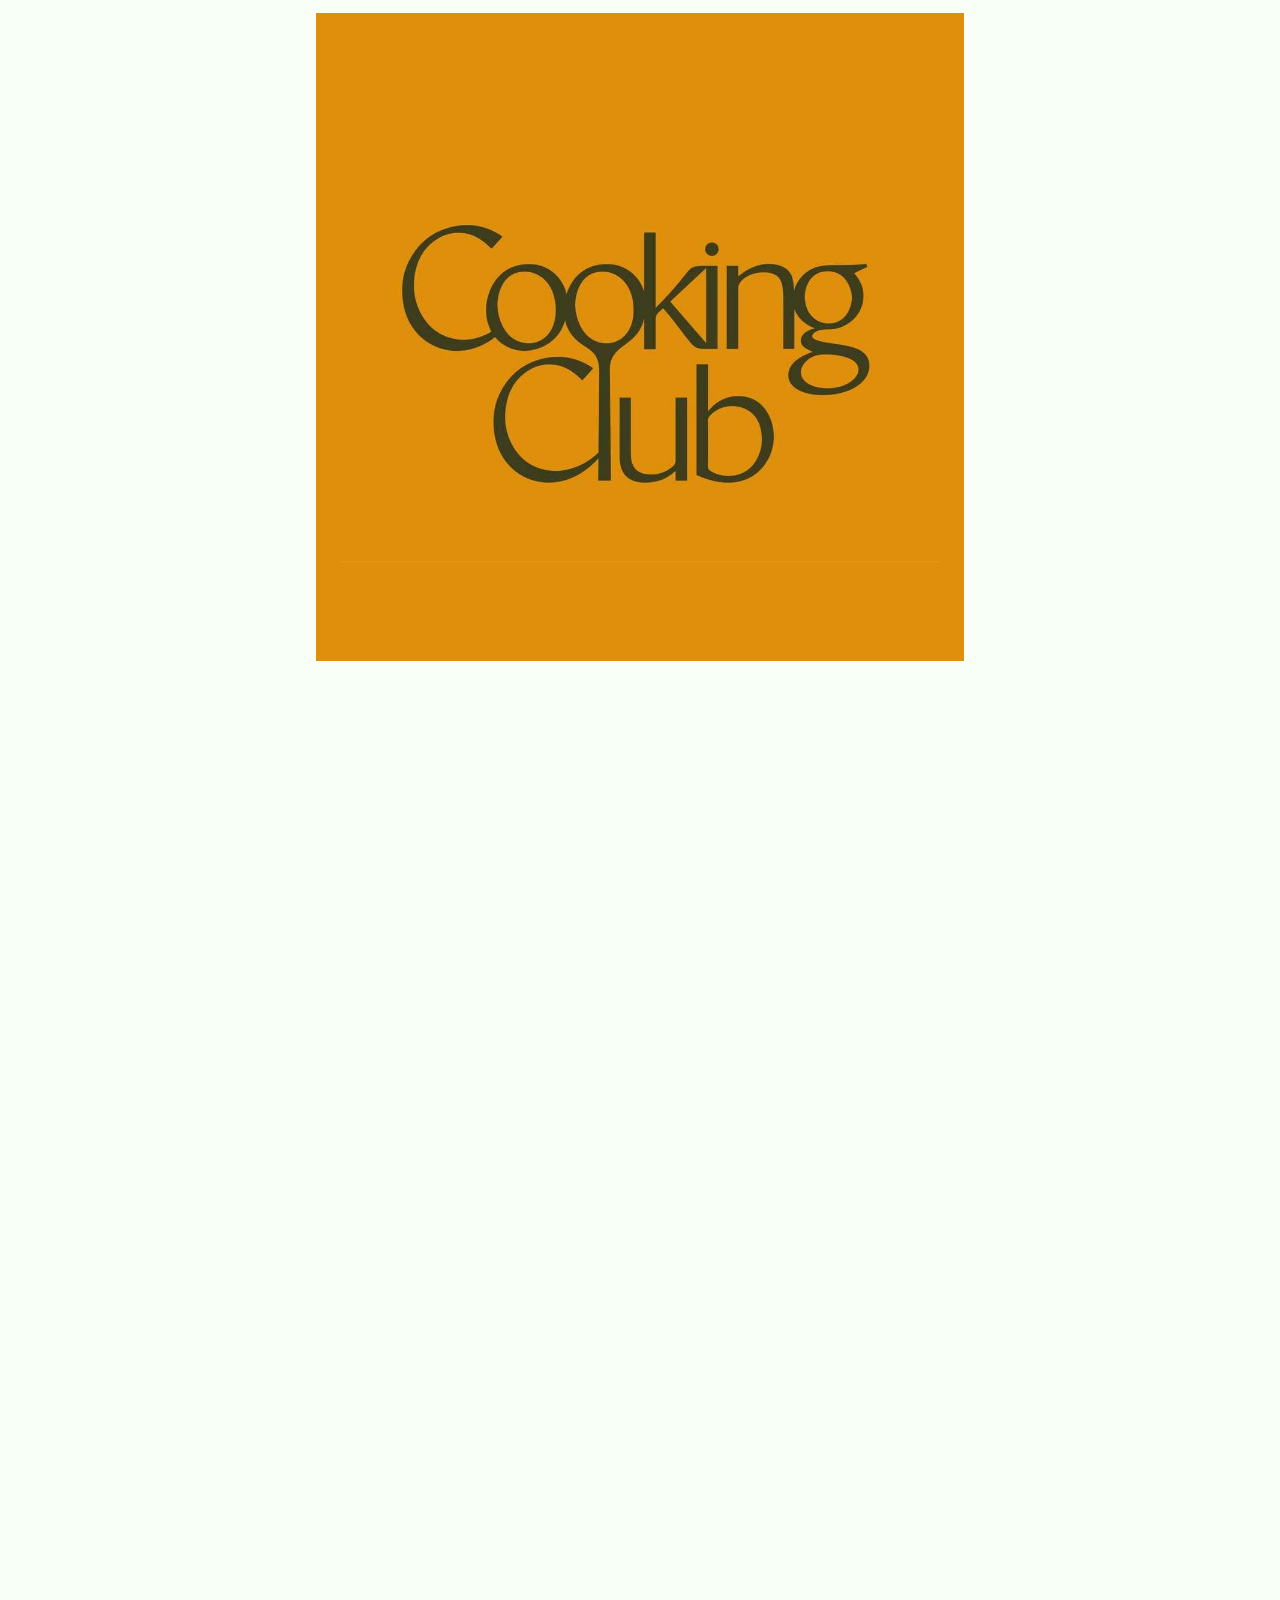
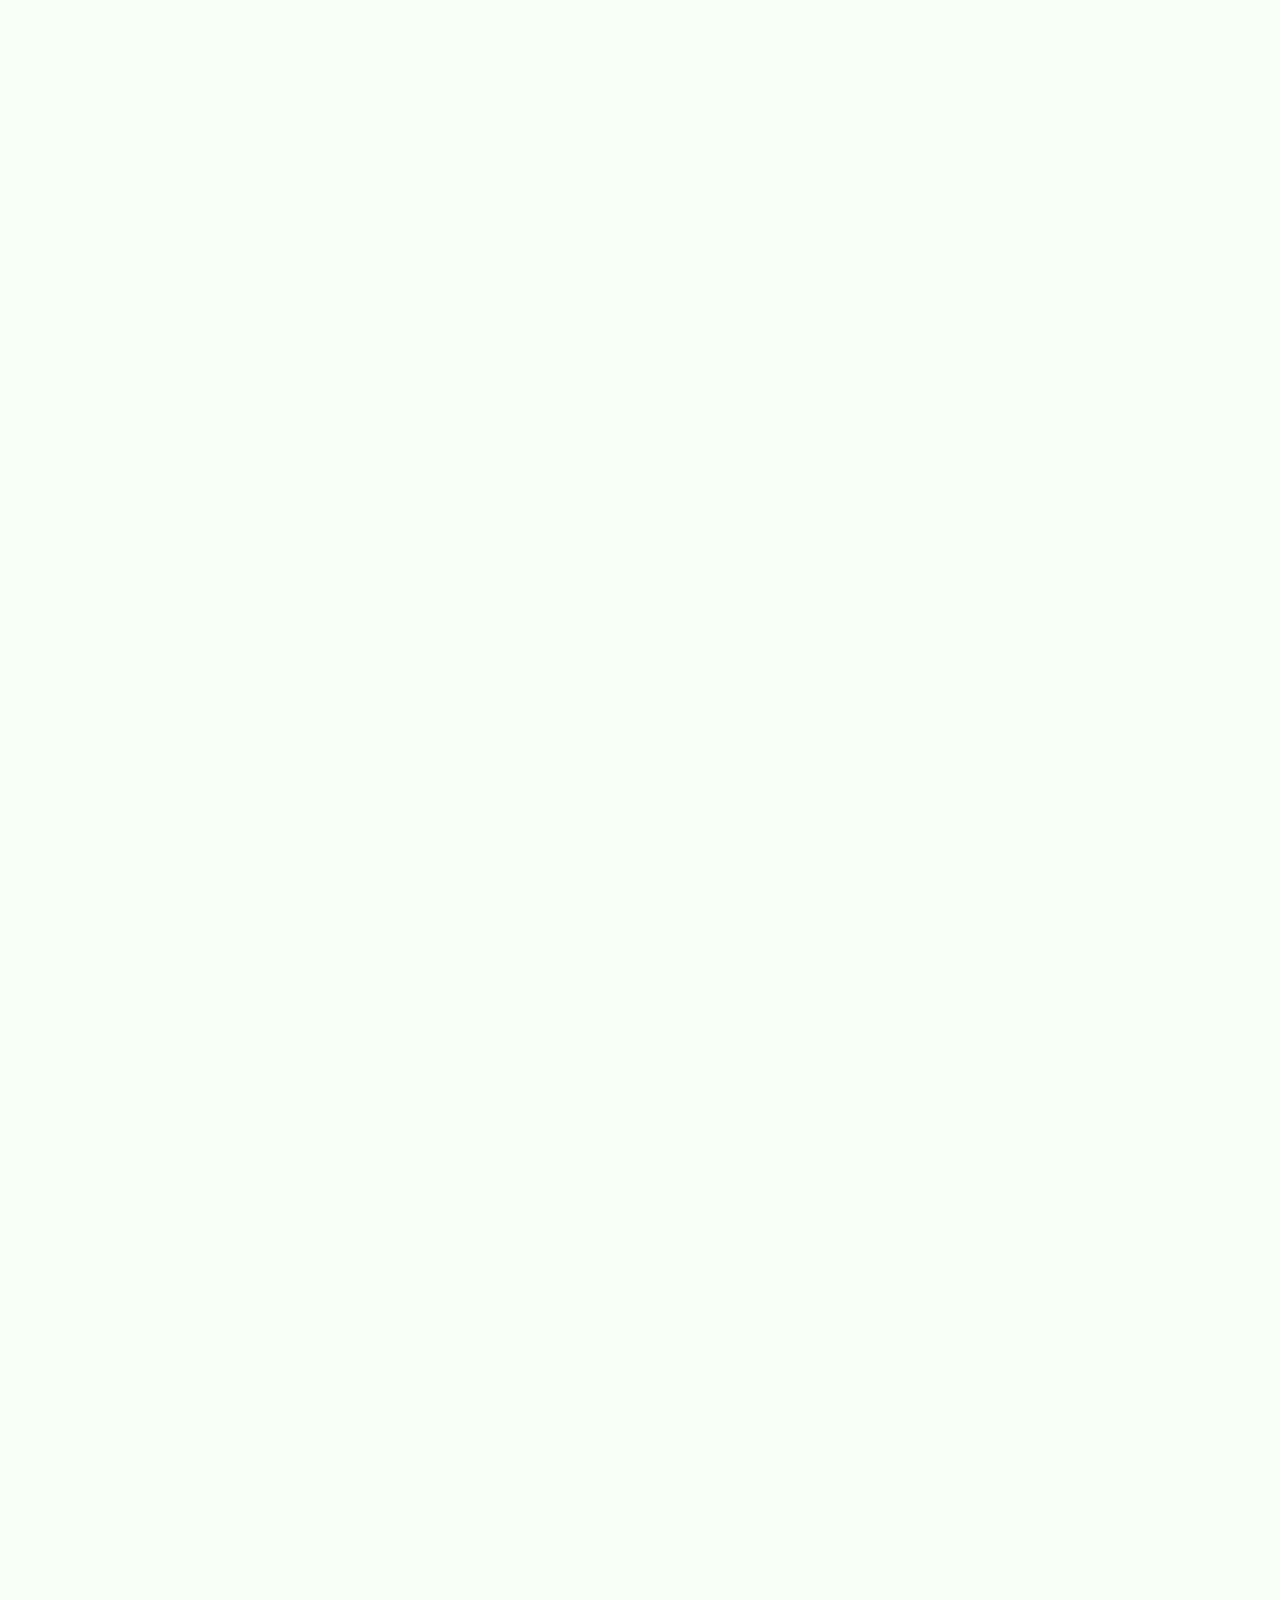
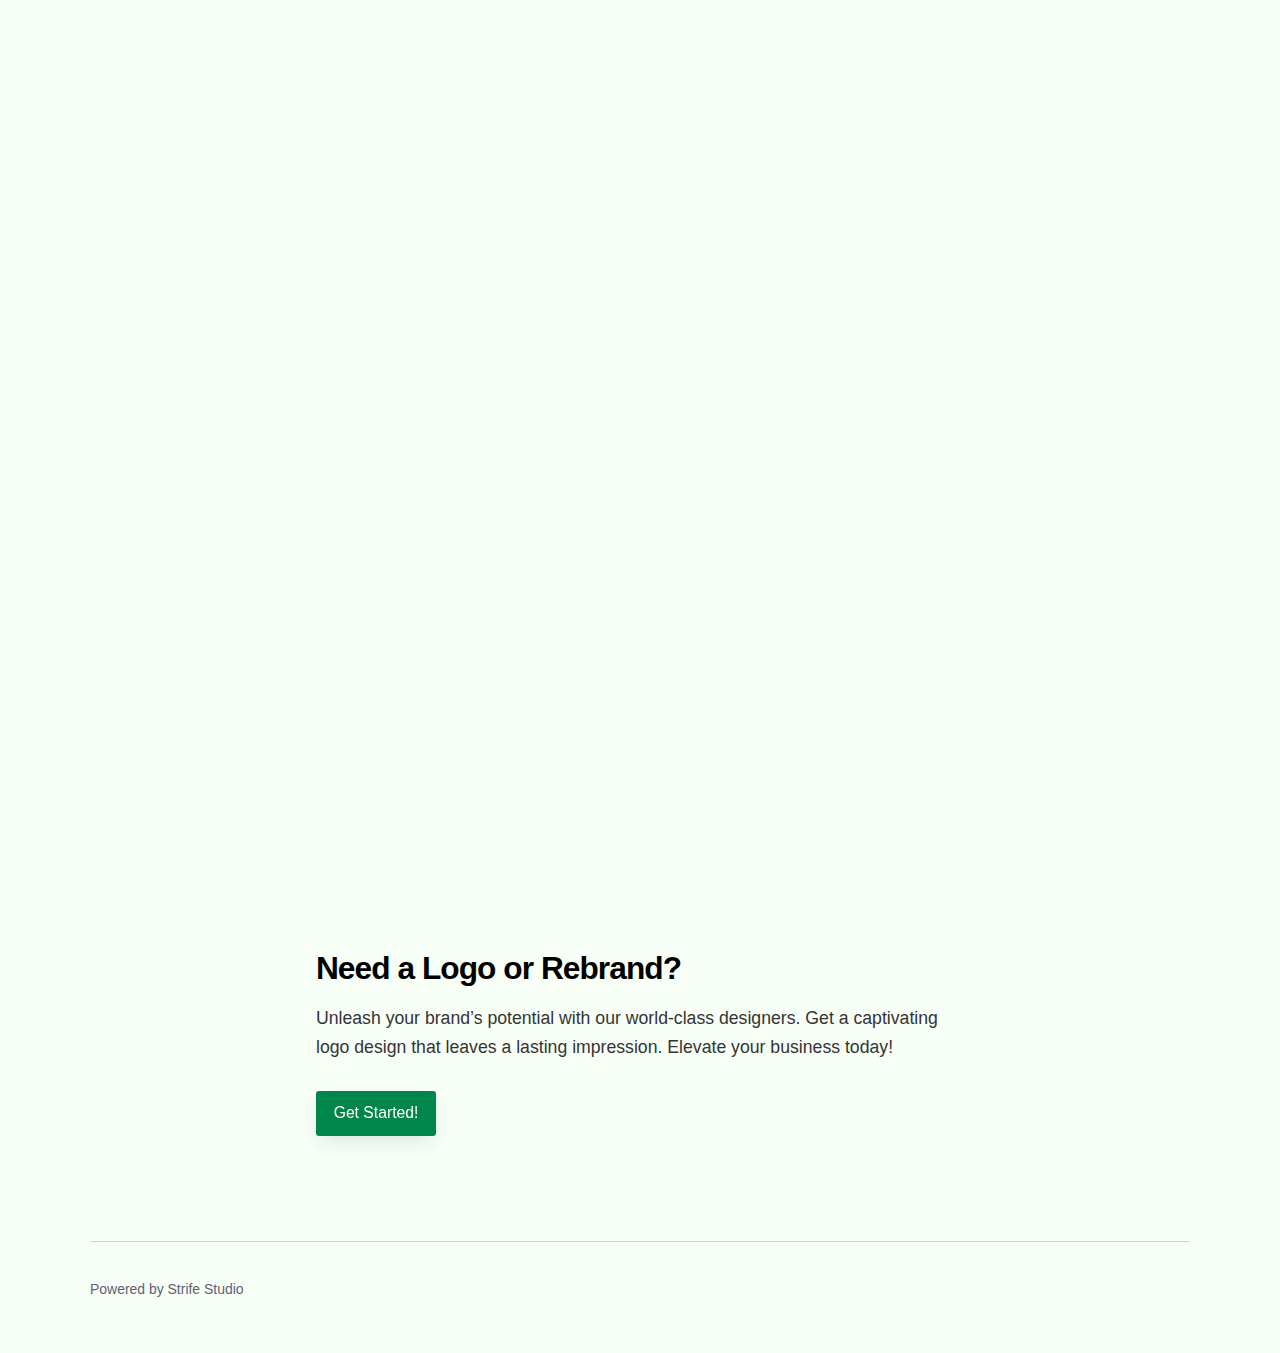
<file: cooking-logo-design-inspirations-for-brand-identity-design.html>
<!DOCTYPE html><html lang="en-gb"><head><meta charset="utf-8"><meta http-equiv="X-UA-Compatible" content="IE=edge"><meta name="viewport" content="width=device-width,initial-scale=1"><title>Cooking Logo Design Ideas</title><meta name="description" content="Need a Logo or Rebrand? Unleash your brand’s potential with our world-class designers. Get a captivating logo design that leaves&hellip;"><meta name="generator" content="Publii Open-Source CMS for Static Site"><link rel="canonical" href="https://studiocloud.github.io/strifestudio/cooking-logo-design-inspirations-for-brand-identity-design.html"><link rel="alternate" type="application/atom+xml" href="https://studiocloud.github.io/strifestudio/feed.xml"><link rel="alternate" type="application/json" href="https://studiocloud.github.io/strifestudio/feed.json"><meta property="og:title" content="Cooking Logo Design Inspirations for Brand Identity Design"><meta property="og:image" content="https://studiocloud.github.io/strifestudio/media/posts/7/cooking-logo-ideas.jpg"><meta property="og:image:width" content="800"><meta property="og:image:height" content="400"><meta property="og:site_name" content="From Strife Studio"><meta property="og:description" content="Need a Logo or Rebrand? Unleash your brand’s potential with our world-class designers. Get a captivating logo design that leaves&hellip;"><meta property="og:url" content="https://studiocloud.github.io/strifestudio/cooking-logo-design-inspirations-for-brand-identity-design.html"><meta property="og:type" content="article"><link rel="shortcut icon" href="https://studiocloud.github.io/strifestudio/media/website/strife-studio-2.png" type="image/x-icon"><link rel="shortcut icon" href="https://studiocloud.github.io/strifestudio/media/website/strife-studio-2.png" type="image/x-icon"><link rel="stylesheet" href="https://studiocloud.github.io/strifestudio/assets/css/style.css?v=ef82bed5156f0d63e6554fbe972a72e0"><script type="application/ld+json">{"@context":"http://schema.org","@type":"Article","mainEntityOfPage":{"@type":"WebPage","@id":"https://studiocloud.github.io/strifestudio/cooking-logo-design-inspirations-for-brand-identity-design.html"},"headline":"Cooking Logo Design Inspirations for Brand Identity Design","datePublished":"2023-07-11T22:56","dateModified":"2023-07-12T00:09","image":{"@type":"ImageObject","url":"https://studiocloud.github.io/strifestudio/media/posts/7/cooking-logo-ideas.jpg","height":400,"width":800},"description":"Need a Logo or Rebrand? Unleash your brand’s potential with our world-class designers. Get a captivating logo design that leaves&hellip;","author":{"@type":"Person","name":"by Strife Team","url":"https://studiocloud.github.io/strifestudio/authors/by-strife-team/"},"publisher":{"@type":"Organization","name":"by Strife Team","logo":{"@type":"ImageObject","url":"https://studiocloud.github.io/strifestudio/media/website/strife-studio.png","height":1024,"width":1024}}}</script><noscript><style>img[loading] {
                    opacity: 1;
                }</style></noscript></head><body class="lines"><div class="container lines lines--right"><header class="header"><a href="https://studiocloud.github.io/strifestudio/" class="logo"><img src="https://studiocloud.github.io/strifestudio/media/website/strife-studio.png" alt="From Strife Studio" width="1024" height="1024"></a></header><main class="main"><article class="post"><header class="post__inner post__header"><h1 class="post__title">Cooking Logo Design Inspirations for Brand Identity Design</h1><div class="post__meta"><div class="post__meta__left"><a href="https://studiocloud.github.io/strifestudio/authors/by-strife-team/" class="invert post__author" rel="author" title="by Strife Team">by Strife Team</a></div></div></header><figure class="post__featured-image"><div class="post__featured-image__inner is-img-loading"><img src="https://studiocloud.github.io/strifestudio/media/posts/7/cooking-logo-ideas.jpg" srcset="https://studiocloud.github.io/strifestudio/media/posts/7/responsive/cooking-logo-ideas-xs.jpg 384w, https://studiocloud.github.io/strifestudio/media/posts/7/responsive/cooking-logo-ideas-sm.jpg 600w, https://studiocloud.github.io/strifestudio/media/posts/7/responsive/cooking-logo-ideas-md.jpg 768w, https://studiocloud.github.io/strifestudio/media/posts/7/responsive/cooking-logo-ideas-lg.jpg 1200w, https://studiocloud.github.io/strifestudio/media/posts/7/responsive/cooking-logo-ideas-xl.jpg 1600w" sizes="(min-width: 37.5em) 1600px, 80vw" loading="eager" height="400" width="800" alt=""></div></figure><div class="post__inner"><div class="post__entry"><figure class="post__image post__image--center"><img loading="lazy" src="https://studiocloud.github.io/strifestudio/media/posts/7/Abrar-Jahin.jpg" height="1080" width="1080" alt="" sizes="(min-width: 37.5em) 1600px, 80vw" srcset="https://studiocloud.github.io/strifestudio/media/posts/7/responsive/Abrar-Jahin-xs.jpg 384w, https://studiocloud.github.io/strifestudio/media/posts/7/responsive/Abrar-Jahin-sm.jpg 600w, https://studiocloud.github.io/strifestudio/media/posts/7/responsive/Abrar-Jahin-md.jpg 768w, https://studiocloud.github.io/strifestudio/media/posts/7/responsive/Abrar-Jahin-lg.jpg 1200w, https://studiocloud.github.io/strifestudio/media/posts/7/responsive/Abrar-Jahin-xl.jpg 1600w"></figure><figure class="post__image post__image--center"><img loading="lazy" src="https://studiocloud.github.io/strifestudio/media/posts/7/Benjamin-Oberemok.jpg" height="1080" width="1080" alt="" sizes="(min-width: 37.5em) 1600px, 80vw" srcset="https://studiocloud.github.io/strifestudio/media/posts/7/responsive/Benjamin-Oberemok-xs.jpg 384w, https://studiocloud.github.io/strifestudio/media/posts/7/responsive/Benjamin-Oberemok-sm.jpg 600w, https://studiocloud.github.io/strifestudio/media/posts/7/responsive/Benjamin-Oberemok-md.jpg 768w, https://studiocloud.github.io/strifestudio/media/posts/7/responsive/Benjamin-Oberemok-lg.jpg 1200w, https://studiocloud.github.io/strifestudio/media/posts/7/responsive/Benjamin-Oberemok-xl.jpg 1600w"></figure><figure class="post__image post__image--center"><img loading="lazy" src="https://studiocloud.github.io/strifestudio/media/posts/7/Daniel-Bodea.jpg" height="1080" width="1080" alt="" sizes="(min-width: 37.5em) 1600px, 80vw" srcset="https://studiocloud.github.io/strifestudio/media/posts/7/responsive/Daniel-Bodea-xs.jpg 384w, https://studiocloud.github.io/strifestudio/media/posts/7/responsive/Daniel-Bodea-sm.jpg 600w, https://studiocloud.github.io/strifestudio/media/posts/7/responsive/Daniel-Bodea-md.jpg 768w, https://studiocloud.github.io/strifestudio/media/posts/7/responsive/Daniel-Bodea-lg.jpg 1200w, https://studiocloud.github.io/strifestudio/media/posts/7/responsive/Daniel-Bodea-xl.jpg 1600w"></figure><figure class="post__image post__image--center"><img loading="lazy" src="https://studiocloud.github.io/strifestudio/media/posts/7/Daniel-Bodea2.jpg" height="1080" width="1080" alt="" sizes="(min-width: 37.5em) 1600px, 80vw" srcset="https://studiocloud.github.io/strifestudio/media/posts/7/responsive/Daniel-Bodea2-xs.jpg 384w, https://studiocloud.github.io/strifestudio/media/posts/7/responsive/Daniel-Bodea2-sm.jpg 600w, https://studiocloud.github.io/strifestudio/media/posts/7/responsive/Daniel-Bodea2-md.jpg 768w, https://studiocloud.github.io/strifestudio/media/posts/7/responsive/Daniel-Bodea2-lg.jpg 1200w, https://studiocloud.github.io/strifestudio/media/posts/7/responsive/Daniel-Bodea2-xl.jpg 1600w"></figure><figure class="post__image post__image--center"><img loading="lazy" src="https://studiocloud.github.io/strifestudio/media/posts/7/Dan-Lehman.jpg" height="1080" width="1080" alt="" sizes="(min-width: 37.5em) 1600px, 80vw" srcset="https://studiocloud.github.io/strifestudio/media/posts/7/responsive/Dan-Lehman-xs.jpg 384w, https://studiocloud.github.io/strifestudio/media/posts/7/responsive/Dan-Lehman-sm.jpg 600w, https://studiocloud.github.io/strifestudio/media/posts/7/responsive/Dan-Lehman-md.jpg 768w, https://studiocloud.github.io/strifestudio/media/posts/7/responsive/Dan-Lehman-lg.jpg 1200w, https://studiocloud.github.io/strifestudio/media/posts/7/responsive/Dan-Lehman-xl.jpg 1600w"></figure><figure class="post__image post__image--center"><img loading="lazy" src="https://studiocloud.github.io/strifestudio/media/posts/7/Erik-Weikert.jpg" height="1080" width="1080" alt="" sizes="(min-width: 37.5em) 1600px, 80vw" srcset="https://studiocloud.github.io/strifestudio/media/posts/7/responsive/Erik-Weikert-xs.jpg 384w, https://studiocloud.github.io/strifestudio/media/posts/7/responsive/Erik-Weikert-sm.jpg 600w, https://studiocloud.github.io/strifestudio/media/posts/7/responsive/Erik-Weikert-md.jpg 768w, https://studiocloud.github.io/strifestudio/media/posts/7/responsive/Erik-Weikert-lg.jpg 1200w, https://studiocloud.github.io/strifestudio/media/posts/7/responsive/Erik-Weikert-xl.jpg 1600w"></figure><figure class="post__image post__image--center"><img loading="lazy" src="https://studiocloud.github.io/strifestudio/media/posts/7/Felipe-Mandiola.jpg" height="1080" width="1080" alt="" sizes="(min-width: 37.5em) 1600px, 80vw" srcset="https://studiocloud.github.io/strifestudio/media/posts/7/responsive/Felipe-Mandiola-xs.jpg 384w, https://studiocloud.github.io/strifestudio/media/posts/7/responsive/Felipe-Mandiola-sm.jpg 600w, https://studiocloud.github.io/strifestudio/media/posts/7/responsive/Felipe-Mandiola-md.jpg 768w, https://studiocloud.github.io/strifestudio/media/posts/7/responsive/Felipe-Mandiola-lg.jpg 1200w, https://studiocloud.github.io/strifestudio/media/posts/7/responsive/Felipe-Mandiola-xl.jpg 1600w"></figure><figure class="post__image post__image--center"><img loading="lazy" src="https://studiocloud.github.io/strifestudio/media/posts/7/graph_uvarov.jpg" height="1080" width="1080" alt="" sizes="(min-width: 37.5em) 1600px, 80vw" srcset="https://studiocloud.github.io/strifestudio/media/posts/7/responsive/graph_uvarov-xs.jpg 384w, https://studiocloud.github.io/strifestudio/media/posts/7/responsive/graph_uvarov-sm.jpg 600w, https://studiocloud.github.io/strifestudio/media/posts/7/responsive/graph_uvarov-md.jpg 768w, https://studiocloud.github.io/strifestudio/media/posts/7/responsive/graph_uvarov-lg.jpg 1200w, https://studiocloud.github.io/strifestudio/media/posts/7/responsive/graph_uvarov-xl.jpg 1600w"></figure><figure class="post__image post__image--center"><img loading="lazy" src="https://studiocloud.github.io/strifestudio/media/posts/7/Hazzaa-Al-Ameri.jpg" height="1080" width="1080" alt="" sizes="(min-width: 37.5em) 1600px, 80vw" srcset="https://studiocloud.github.io/strifestudio/media/posts/7/responsive/Hazzaa-Al-Ameri-xs.jpg 384w, https://studiocloud.github.io/strifestudio/media/posts/7/responsive/Hazzaa-Al-Ameri-sm.jpg 600w, https://studiocloud.github.io/strifestudio/media/posts/7/responsive/Hazzaa-Al-Ameri-md.jpg 768w, https://studiocloud.github.io/strifestudio/media/posts/7/responsive/Hazzaa-Al-Ameri-lg.jpg 1200w, https://studiocloud.github.io/strifestudio/media/posts/7/responsive/Hazzaa-Al-Ameri-xl.jpg 1600w"></figure><figure class="post__image post__image--center"><img loading="lazy" src="https://studiocloud.github.io/strifestudio/media/posts/7/Ted-Kulakevich.jpg" height="1080" width="1080" alt="" sizes="(min-width: 37.5em) 1600px, 80vw" srcset="https://studiocloud.github.io/strifestudio/media/posts/7/responsive/Ted-Kulakevich-xs.jpg 384w, https://studiocloud.github.io/strifestudio/media/posts/7/responsive/Ted-Kulakevich-sm.jpg 600w, https://studiocloud.github.io/strifestudio/media/posts/7/responsive/Ted-Kulakevich-md.jpg 768w, https://studiocloud.github.io/strifestudio/media/posts/7/responsive/Ted-Kulakevich-lg.jpg 1200w, https://studiocloud.github.io/strifestudio/media/posts/7/responsive/Ted-Kulakevich-xl.jpg 1600w"></figure><h2 id="need-a-logo-or-rebrand">Need a Logo or Rebrand?</h2><p>Unleash your brand’s potential with our world-class designers. Get a captivating logo design that leaves a lasting impression. Elevate your business today!</p><div class="button01"><button onclick="window.location.href='https://strifestudio.com/';">Get Started!</button></div></div></div></article></main><footer class="footer"><div class="footer__left"><div class="footer__copy">Powered by Strife Studio</div></div><button onclick="backToTopFunction()" id="backToTop" class="footer__bttop" aria-label="Back to top" title="Back to top"><svg><use xlink:href="https://studiocloud.github.io/strifestudio/assets/svg/svg-map.svg#toparrow"/></svg></button></footer></div><script>window.publiiThemeMenuConfig = { mobileMenuMode: 'sidebar', animationSpeed: 300, submenuWidth: 'auto', doubleClickTime: 500, mobileMenuExpandableSubmenus: true, relatedContainerForOverlayMenuSelector: '.navbar', };</script><script defer="defer" src="https://studiocloud.github.io/strifestudio/assets/js/scripts.min.js?v=6450cfc483efd7e58ed8ad5b64050d3e"></script><script>function publiiDetectLoadedImages () {
         var images = document.querySelectorAll('img[loading]:not(.is-loaded)');
         for (var i = 0; i < images.length; i++) {
            if (images[i].complete) {
               images[i].classList.add('is-loaded');
               images[i].parentNode.classList.remove('is-img-loading');
            } else {
               images[i].addEventListener('load', function () {
                  this.classList.add('is-loaded');
                  this.parentNode.classList.remove('is-img-loading');
               }, false);
            }
         }
      }
      publiiDetectLoadedImages();</script></body></html>
</file>
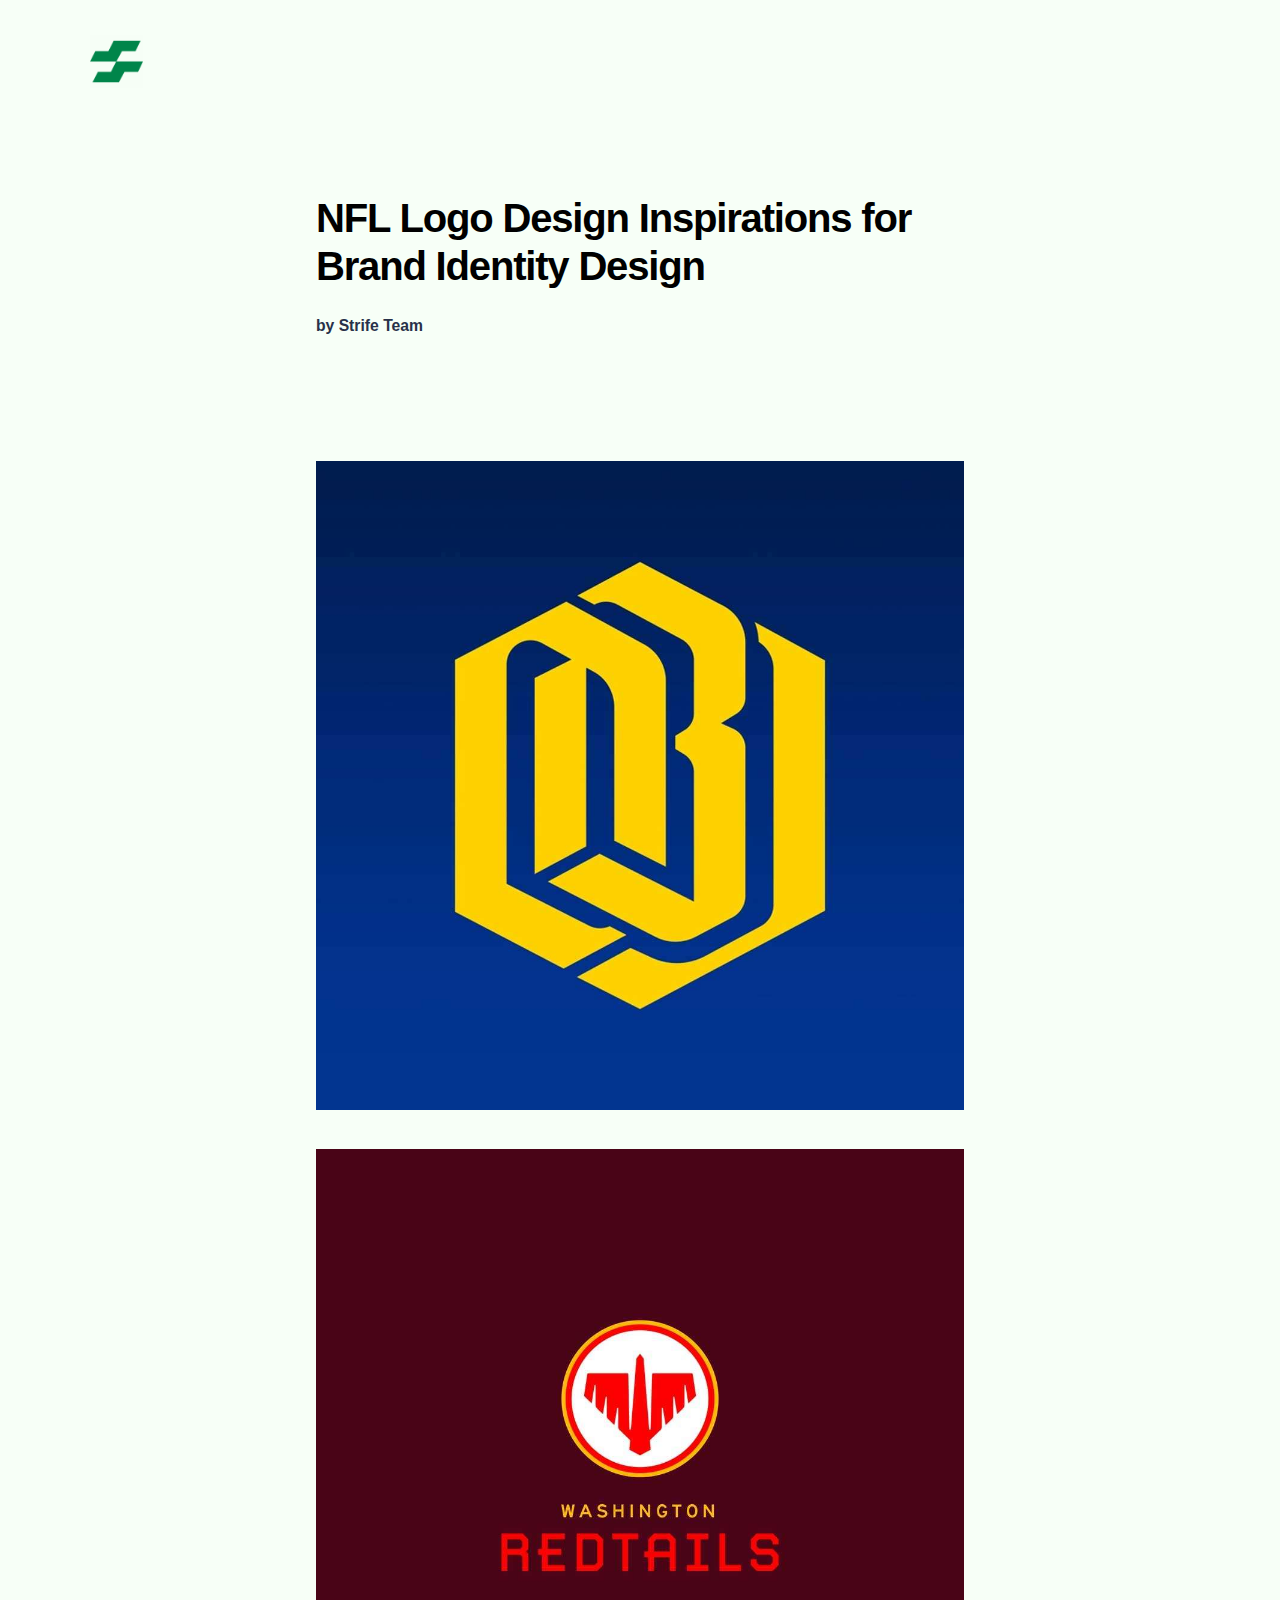
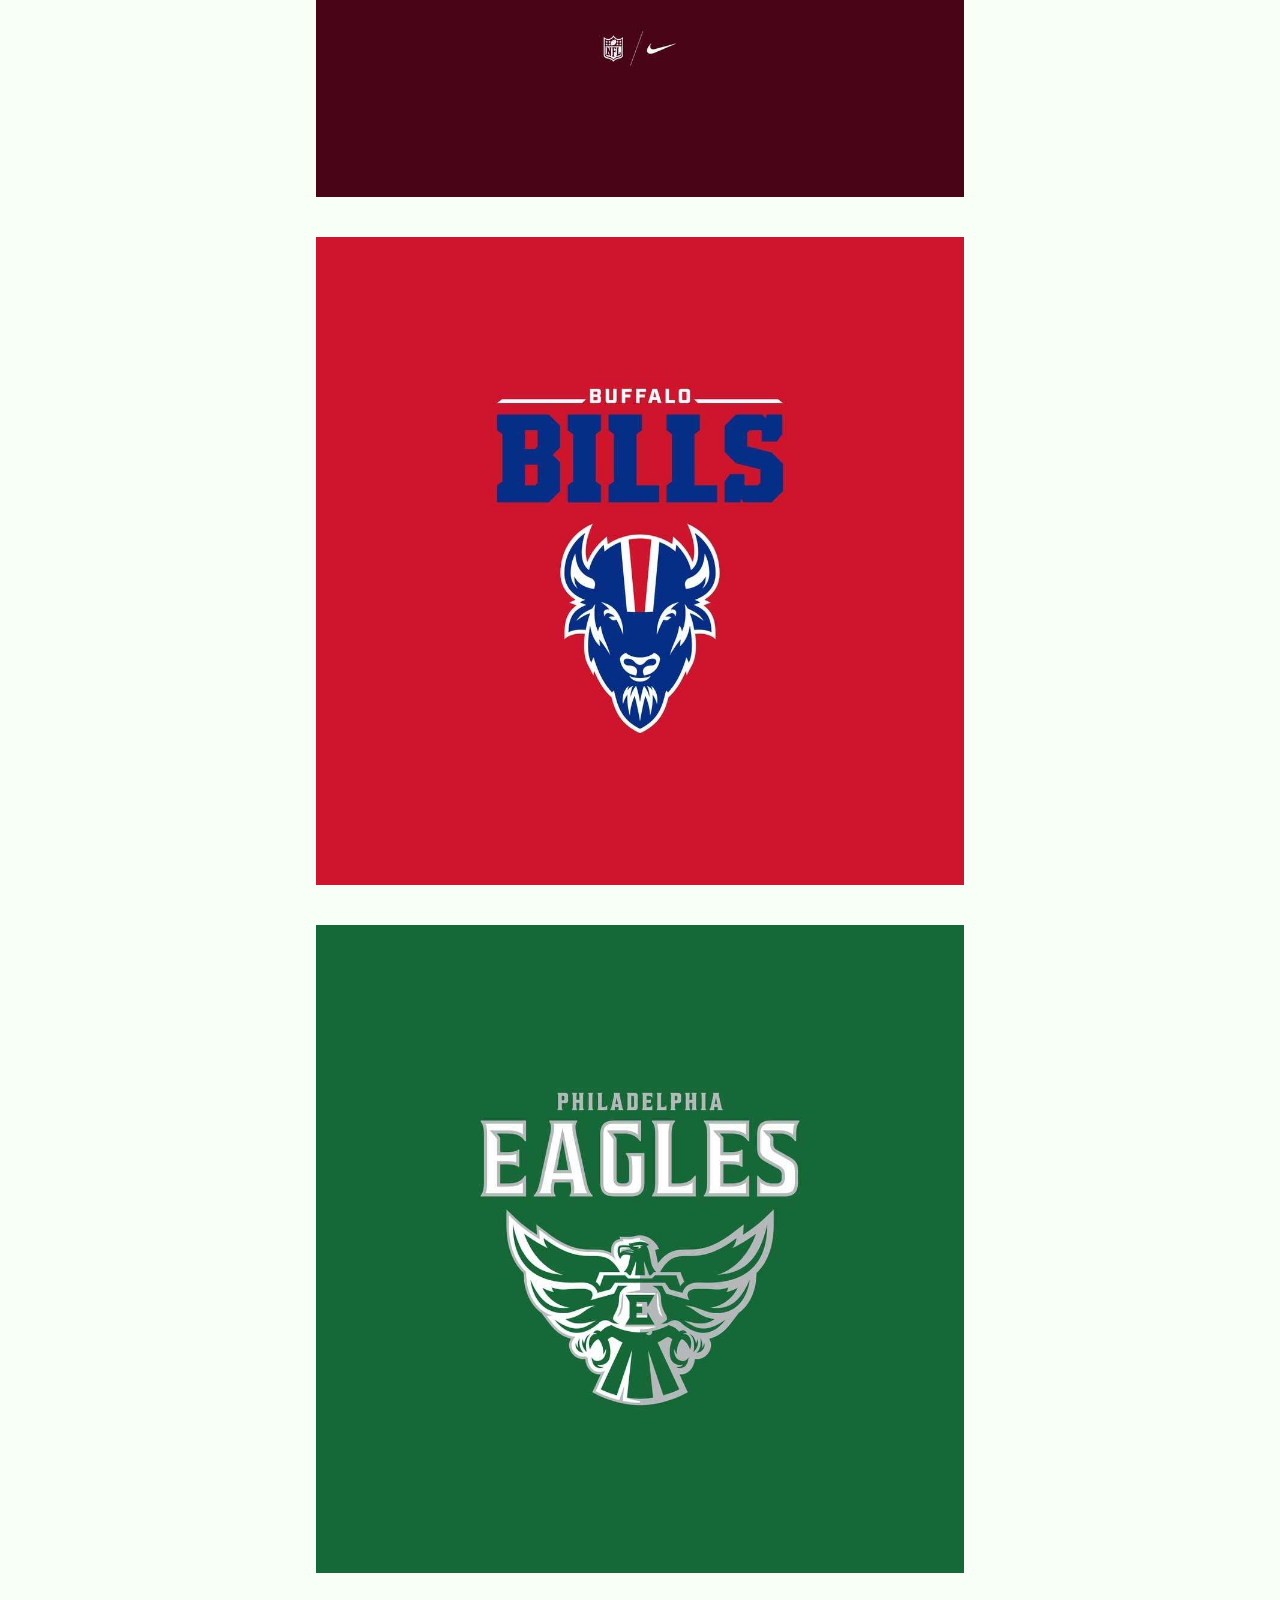
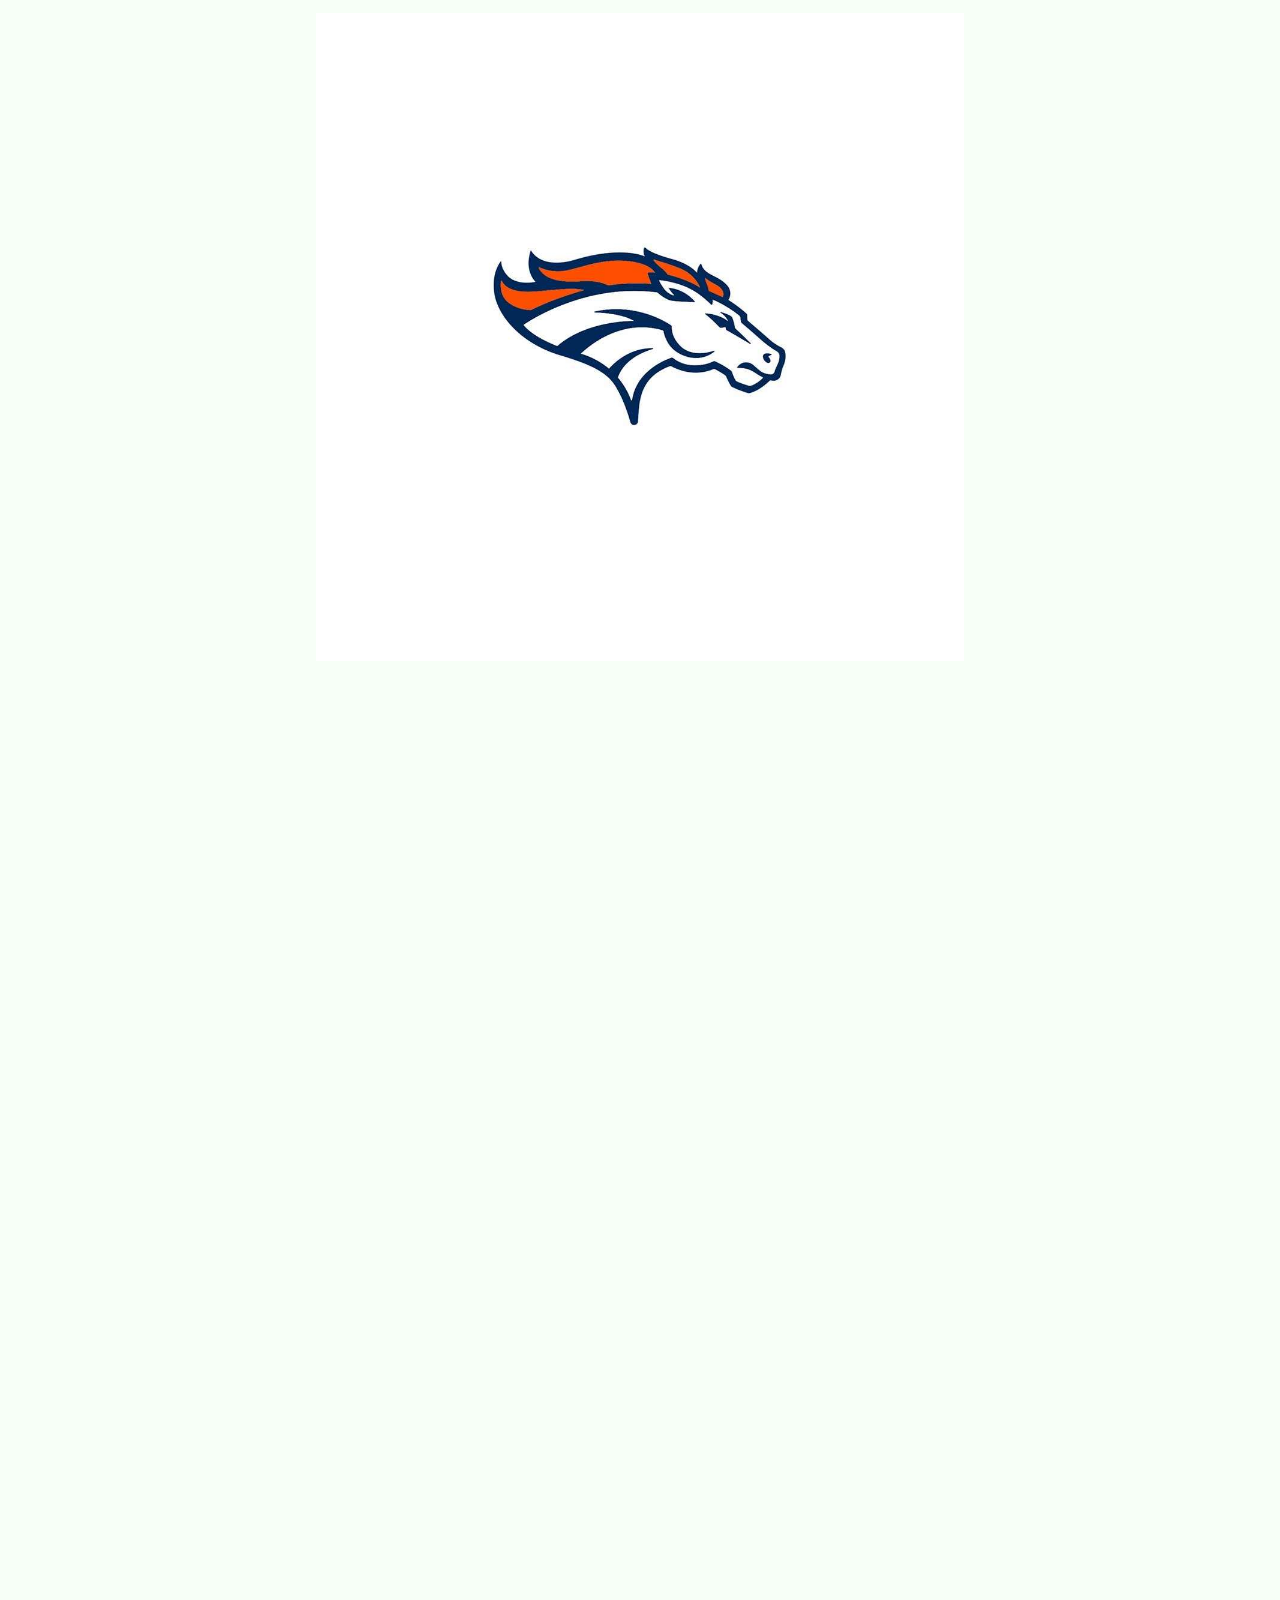
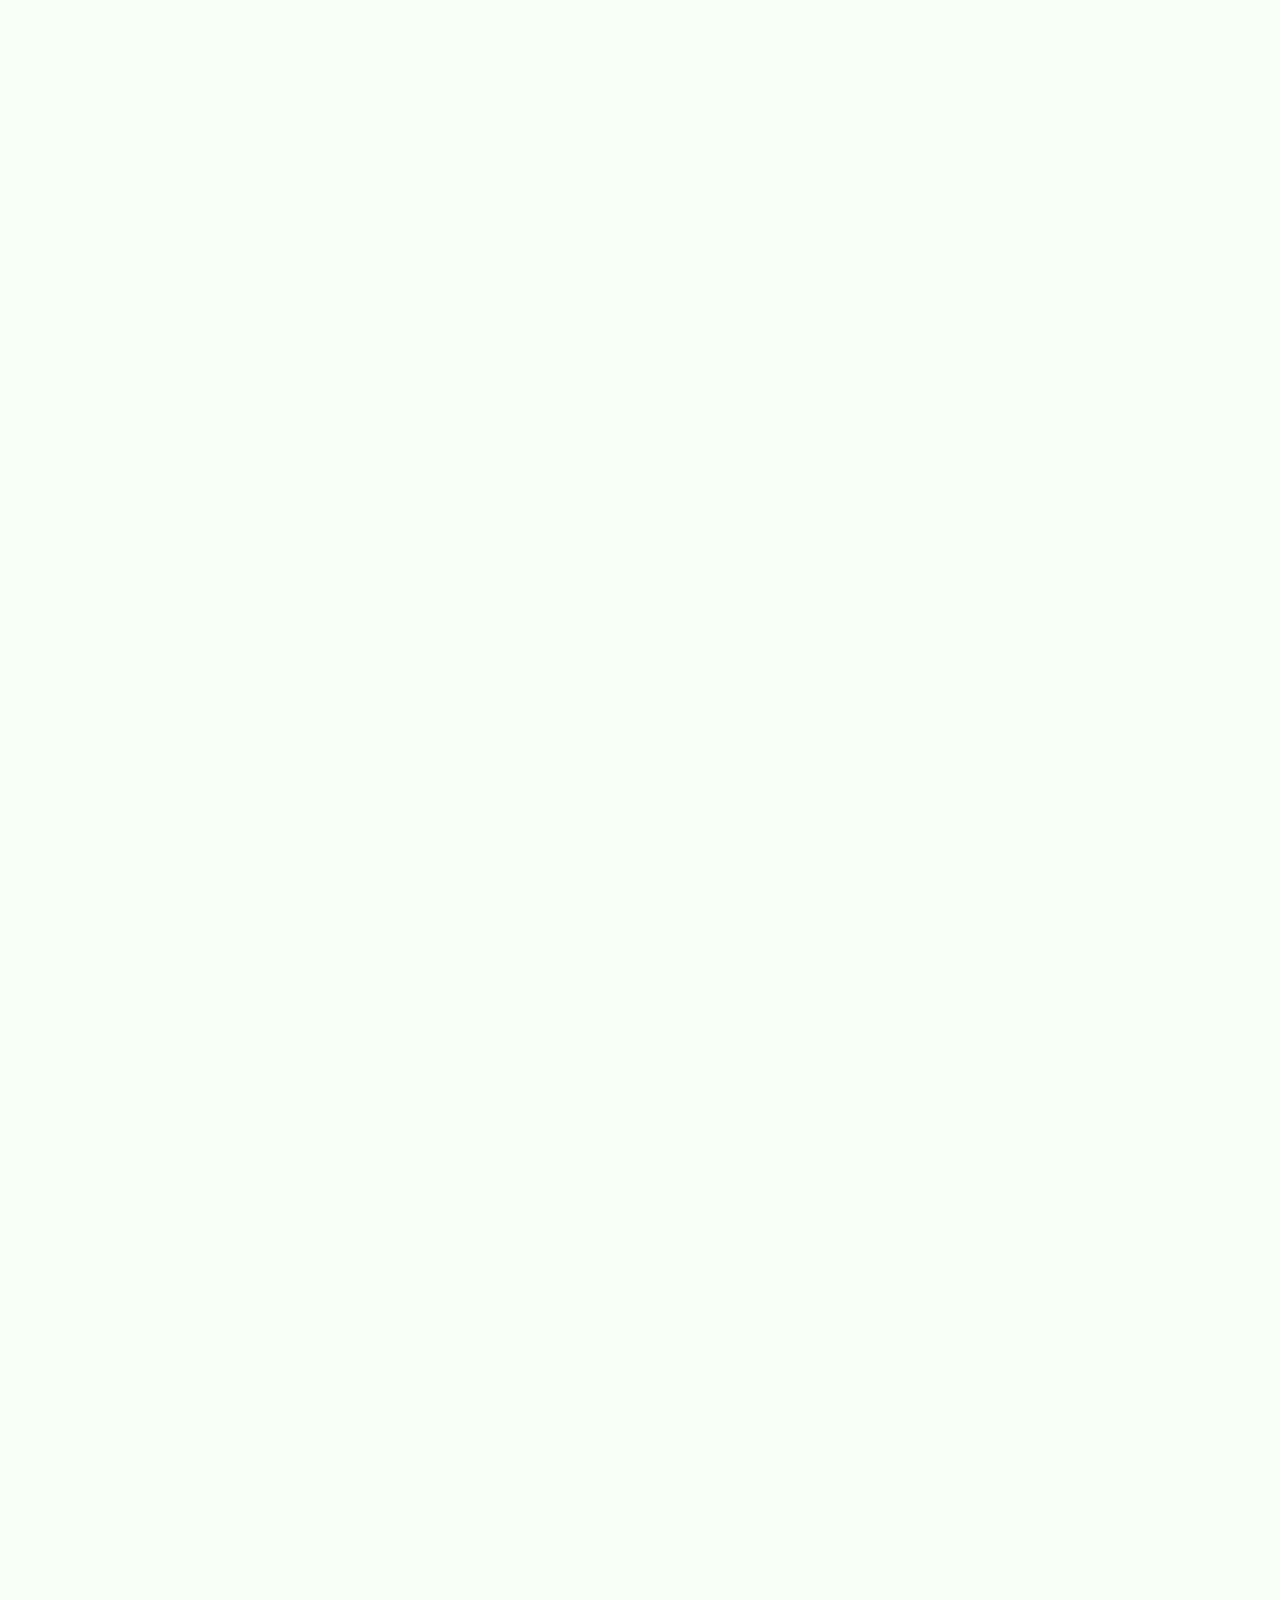
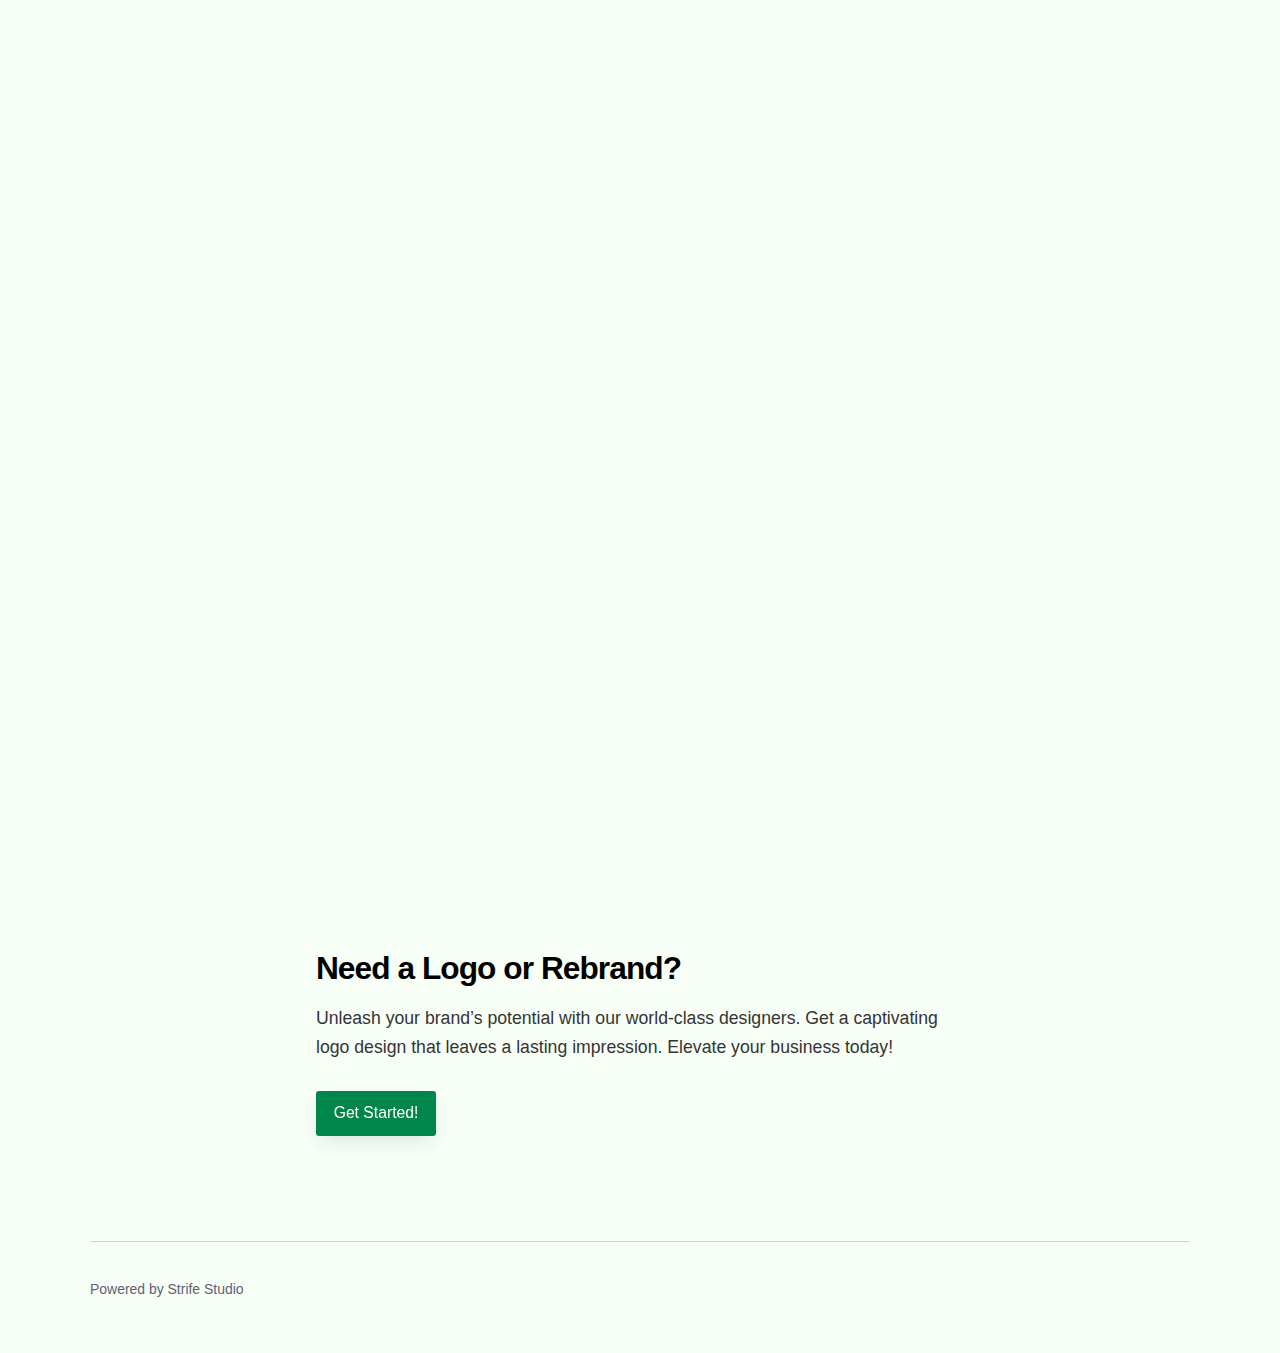
<file: nfl-logo-design-inspirations-for-brand-identity-design.html>
<!DOCTYPE html><html lang="en-gb"><head><meta charset="utf-8"><meta http-equiv="X-UA-Compatible" content="IE=edge"><meta name="viewport" content="width=device-width,initial-scale=1"><title>NFL Care Logo Design Ideas</title><meta name="description" content="Unleash your brand’s potential with our world-class designers. Get a captivating logo design that leaves a lasting impression. Elevate your business today!"><meta name="generator" content="Publii Open-Source CMS for Static Site"><link rel="canonical" href="https://studiocloud.github.io/strifestudio/nfl-logo-design-inspirations-for-brand-identity-design.html"><link rel="alternate" type="application/atom+xml" href="https://studiocloud.github.io/strifestudio/feed.xml"><link rel="alternate" type="application/json" href="https://studiocloud.github.io/strifestudio/feed.json"><meta property="og:title" content="NFL Logo Design Inspirations for Brand Identity Design"><meta property="og:image" content="https://studiocloud.github.io/strifestudio/media/posts/10/nfl-logo-ideas.jpg"><meta property="og:image:width" content="800"><meta property="og:image:height" content="400"><meta property="og:site_name" content="From Strife Studio"><meta property="og:description" content="Unleash your brand’s potential with our world-class designers. Get a captivating logo design that leaves a lasting impression. Elevate your business today!"><meta property="og:url" content="https://studiocloud.github.io/strifestudio/nfl-logo-design-inspirations-for-brand-identity-design.html"><meta property="og:type" content="article"><link rel="shortcut icon" href="https://studiocloud.github.io/strifestudio/media/website/strife-studio-2.png" type="image/x-icon"><link rel="shortcut icon" href="https://studiocloud.github.io/strifestudio/media/website/strife-studio-2.png" type="image/x-icon"><link rel="stylesheet" href="https://studiocloud.github.io/strifestudio/assets/css/style.css?v=ef82bed5156f0d63e6554fbe972a72e0"><script type="application/ld+json">{"@context":"http://schema.org","@type":"Article","mainEntityOfPage":{"@type":"WebPage","@id":"https://studiocloud.github.io/strifestudio/nfl-logo-design-inspirations-for-brand-identity-design.html"},"headline":"NFL Logo Design Inspirations for Brand Identity Design","datePublished":"2023-07-12T02:29","dateModified":"2023-07-12T02:31","image":{"@type":"ImageObject","url":"https://studiocloud.github.io/strifestudio/media/posts/10/nfl-logo-ideas.jpg","height":400,"width":800},"description":"Unleash your brand’s potential with our world-class designers. Get a captivating logo design that leaves a lasting impression. Elevate your business today!","author":{"@type":"Person","name":"by Strife Team","url":"https://studiocloud.github.io/strifestudio/authors/by-strife-team/"},"publisher":{"@type":"Organization","name":"by Strife Team","logo":{"@type":"ImageObject","url":"https://studiocloud.github.io/strifestudio/media/website/strife-studio.png","height":1024,"width":1024}}}</script><noscript><style>img[loading] {
                    opacity: 1;
                }</style></noscript></head><body class="lines"><div class="container lines lines--right"><header class="header"><a href="https://studiocloud.github.io/strifestudio/" class="logo"><img src="https://studiocloud.github.io/strifestudio/media/website/strife-studio.png" alt="From Strife Studio" width="1024" height="1024"></a></header><main class="main"><article class="post"><header class="post__inner post__header"><h1 class="post__title">NFL Logo Design Inspirations for Brand Identity Design</h1><div class="post__meta"><div class="post__meta__left"><a href="https://studiocloud.github.io/strifestudio/authors/by-strife-team/" class="invert post__author" rel="author" title="by Strife Team">by Strife Team</a></div></div></header><figure class="post__featured-image"><div class="post__featured-image__inner is-img-loading"><img src="https://studiocloud.github.io/strifestudio/media/posts/10/nfl-logo-ideas.jpg" srcset="https://studiocloud.github.io/strifestudio/media/posts/10/responsive/nfl-logo-ideas-xs.jpg 384w, https://studiocloud.github.io/strifestudio/media/posts/10/responsive/nfl-logo-ideas-sm.jpg 600w, https://studiocloud.github.io/strifestudio/media/posts/10/responsive/nfl-logo-ideas-md.jpg 768w, https://studiocloud.github.io/strifestudio/media/posts/10/responsive/nfl-logo-ideas-lg.jpg 1200w, https://studiocloud.github.io/strifestudio/media/posts/10/responsive/nfl-logo-ideas-xl.jpg 1600w" sizes="(min-width: 37.5em) 1600px, 80vw" loading="eager" height="400" width="800" alt=""></div></figure><div class="post__inner"><div class="post__entry"><figure class="post__image post__image--center"><img loading="lazy" src="https://studiocloud.github.io/strifestudio/media/posts/10/Ben-Barnes.jpg" height="1080" width="1080" alt="" sizes="(min-width: 37.5em) 1600px, 80vw" srcset="https://studiocloud.github.io/strifestudio/media/posts/10/responsive/Ben-Barnes-xs.jpg 384w, https://studiocloud.github.io/strifestudio/media/posts/10/responsive/Ben-Barnes-sm.jpg 600w, https://studiocloud.github.io/strifestudio/media/posts/10/responsive/Ben-Barnes-md.jpg 768w, https://studiocloud.github.io/strifestudio/media/posts/10/responsive/Ben-Barnes-lg.jpg 1200w, https://studiocloud.github.io/strifestudio/media/posts/10/responsive/Ben-Barnes-xl.jpg 1600w"></figure><figure class="post__image post__image--center"><img loading="lazy" src="https://studiocloud.github.io/strifestudio/media/posts/10/Brandon-Murray.jpg" height="1080" width="1080" alt="" sizes="(min-width: 37.5em) 1600px, 80vw" srcset="https://studiocloud.github.io/strifestudio/media/posts/10/responsive/Brandon-Murray-xs.jpg 384w, https://studiocloud.github.io/strifestudio/media/posts/10/responsive/Brandon-Murray-sm.jpg 600w, https://studiocloud.github.io/strifestudio/media/posts/10/responsive/Brandon-Murray-md.jpg 768w, https://studiocloud.github.io/strifestudio/media/posts/10/responsive/Brandon-Murray-lg.jpg 1200w, https://studiocloud.github.io/strifestudio/media/posts/10/responsive/Brandon-Murray-xl.jpg 1600w"></figure><figure class="post__image post__image--center"><img loading="lazy" src="https://studiocloud.github.io/strifestudio/media/posts/10/Dan-Blessing.jpg" height="1080" width="1080" alt="" sizes="(min-width: 37.5em) 1600px, 80vw" srcset="https://studiocloud.github.io/strifestudio/media/posts/10/responsive/Dan-Blessing-xs.jpg 384w, https://studiocloud.github.io/strifestudio/media/posts/10/responsive/Dan-Blessing-sm.jpg 600w, https://studiocloud.github.io/strifestudio/media/posts/10/responsive/Dan-Blessing-md.jpg 768w, https://studiocloud.github.io/strifestudio/media/posts/10/responsive/Dan-Blessing-lg.jpg 1200w, https://studiocloud.github.io/strifestudio/media/posts/10/responsive/Dan-Blessing-xl.jpg 1600w"></figure><figure class="post__image post__image--center"><img loading="lazy" src="https://studiocloud.github.io/strifestudio/media/posts/10/Dan-Blessing2.jpg" height="1080" width="1080" alt="" sizes="(min-width: 37.5em) 1600px, 80vw" srcset="https://studiocloud.github.io/strifestudio/media/posts/10/responsive/Dan-Blessing2-xs.jpg 384w, https://studiocloud.github.io/strifestudio/media/posts/10/responsive/Dan-Blessing2-sm.jpg 600w, https://studiocloud.github.io/strifestudio/media/posts/10/responsive/Dan-Blessing2-md.jpg 768w, https://studiocloud.github.io/strifestudio/media/posts/10/responsive/Dan-Blessing2-lg.jpg 1200w, https://studiocloud.github.io/strifestudio/media/posts/10/responsive/Dan-Blessing2-xl.jpg 1600w"></figure><figure class="post__image post__image--center"><img loading="lazy" src="https://studiocloud.github.io/strifestudio/media/posts/10/Koen.jpg" height="1080" width="1080" alt="" sizes="(min-width: 37.5em) 1600px, 80vw" srcset="https://studiocloud.github.io/strifestudio/media/posts/10/responsive/Koen-xs.jpg 384w, https://studiocloud.github.io/strifestudio/media/posts/10/responsive/Koen-sm.jpg 600w, https://studiocloud.github.io/strifestudio/media/posts/10/responsive/Koen-md.jpg 768w, https://studiocloud.github.io/strifestudio/media/posts/10/responsive/Koen-lg.jpg 1200w, https://studiocloud.github.io/strifestudio/media/posts/10/responsive/Koen-xl.jpg 1600w"></figure><figure class="post__image post__image--center"><img loading="lazy" src="https://studiocloud.github.io/strifestudio/media/posts/10/Koen2.jpg" height="1080" width="1080" alt="" sizes="(min-width: 37.5em) 1600px, 80vw" srcset="https://studiocloud.github.io/strifestudio/media/posts/10/responsive/Koen2-xs.jpg 384w, https://studiocloud.github.io/strifestudio/media/posts/10/responsive/Koen2-sm.jpg 600w, https://studiocloud.github.io/strifestudio/media/posts/10/responsive/Koen2-md.jpg 768w, https://studiocloud.github.io/strifestudio/media/posts/10/responsive/Koen2-lg.jpg 1200w, https://studiocloud.github.io/strifestudio/media/posts/10/responsive/Koen2-xl.jpg 1600w"></figure><figure class="post__image post__image--center"><img loading="lazy" src="https://studiocloud.github.io/strifestudio/media/posts/10/Sean-McCarthy.jpg" height="1080" width="1080" alt="" sizes="(min-width: 37.5em) 1600px, 80vw" srcset="https://studiocloud.github.io/strifestudio/media/posts/10/responsive/Sean-McCarthy-xs.jpg 384w, https://studiocloud.github.io/strifestudio/media/posts/10/responsive/Sean-McCarthy-sm.jpg 600w, https://studiocloud.github.io/strifestudio/media/posts/10/responsive/Sean-McCarthy-md.jpg 768w, https://studiocloud.github.io/strifestudio/media/posts/10/responsive/Sean-McCarthy-lg.jpg 1200w, https://studiocloud.github.io/strifestudio/media/posts/10/responsive/Sean-McCarthy-xl.jpg 1600w"></figure><figure class="post__image post__image--center"><img loading="lazy" src="https://studiocloud.github.io/strifestudio/media/posts/10/Sean-McCarthy2.jpg" height="1080" width="1080" alt="" sizes="(min-width: 37.5em) 1600px, 80vw" srcset="https://studiocloud.github.io/strifestudio/media/posts/10/responsive/Sean-McCarthy2-xs.jpg 384w, https://studiocloud.github.io/strifestudio/media/posts/10/responsive/Sean-McCarthy2-sm.jpg 600w, https://studiocloud.github.io/strifestudio/media/posts/10/responsive/Sean-McCarthy2-md.jpg 768w, https://studiocloud.github.io/strifestudio/media/posts/10/responsive/Sean-McCarthy2-lg.jpg 1200w, https://studiocloud.github.io/strifestudio/media/posts/10/responsive/Sean-McCarthy2-xl.jpg 1600w"></figure><figure class="post__image post__image--center"><img loading="lazy" src="https://studiocloud.github.io/strifestudio/media/posts/10/Zilligen-Design-Studio.jpg" height="1080" width="1080" alt="" sizes="(min-width: 37.5em) 1600px, 80vw" srcset="https://studiocloud.github.io/strifestudio/media/posts/10/responsive/Zilligen-Design-Studio-xs.jpg 384w, https://studiocloud.github.io/strifestudio/media/posts/10/responsive/Zilligen-Design-Studio-sm.jpg 600w, https://studiocloud.github.io/strifestudio/media/posts/10/responsive/Zilligen-Design-Studio-md.jpg 768w, https://studiocloud.github.io/strifestudio/media/posts/10/responsive/Zilligen-Design-Studio-lg.jpg 1200w, https://studiocloud.github.io/strifestudio/media/posts/10/responsive/Zilligen-Design-Studio-xl.jpg 1600w"></figure><figure class="post__image post__image--center"><img loading="lazy" src="https://studiocloud.github.io/strifestudio/media/posts/10/Zilligen-Design-Studio2.jpg" height="1080" width="1080" alt="" sizes="(min-width: 37.5em) 1600px, 80vw" srcset="https://studiocloud.github.io/strifestudio/media/posts/10/responsive/Zilligen-Design-Studio2-xs.jpg 384w, https://studiocloud.github.io/strifestudio/media/posts/10/responsive/Zilligen-Design-Studio2-sm.jpg 600w, https://studiocloud.github.io/strifestudio/media/posts/10/responsive/Zilligen-Design-Studio2-md.jpg 768w, https://studiocloud.github.io/strifestudio/media/posts/10/responsive/Zilligen-Design-Studio2-lg.jpg 1200w, https://studiocloud.github.io/strifestudio/media/posts/10/responsive/Zilligen-Design-Studio2-xl.jpg 1600w"></figure><h2 id="need-a-logo-or-rebrand">Need a Logo or Rebrand?</h2><p>Unleash your brand’s potential with our world-class designers. Get a captivating logo design that leaves a lasting impression. Elevate your business today!</p><div class="button01"><button onclick="window.location.href='https://strifestudio.com/';">Get Started!</button></div></div></div></article></main><footer class="footer"><div class="footer__left"><div class="footer__copy">Powered by Strife Studio</div></div><button onclick="backToTopFunction()" id="backToTop" class="footer__bttop" aria-label="Back to top" title="Back to top"><svg><use xlink:href="https://studiocloud.github.io/strifestudio/assets/svg/svg-map.svg#toparrow"/></svg></button></footer></div><script>window.publiiThemeMenuConfig = { mobileMenuMode: 'sidebar', animationSpeed: 300, submenuWidth: 'auto', doubleClickTime: 500, mobileMenuExpandableSubmenus: true, relatedContainerForOverlayMenuSelector: '.navbar', };</script><script defer="defer" src="https://studiocloud.github.io/strifestudio/assets/js/scripts.min.js?v=6450cfc483efd7e58ed8ad5b64050d3e"></script><script>function publiiDetectLoadedImages () {
         var images = document.querySelectorAll('img[loading]:not(.is-loaded)');
         for (var i = 0; i < images.length; i++) {
            if (images[i].complete) {
               images[i].classList.add('is-loaded');
               images[i].parentNode.classList.remove('is-img-loading');
            } else {
               images[i].addEventListener('load', function () {
                  this.classList.add('is-loaded');
                  this.parentNode.classList.remove('is-img-loading');
               }, false);
            }
         }
      }
      publiiDetectLoadedImages();</script></body></html>
</file>
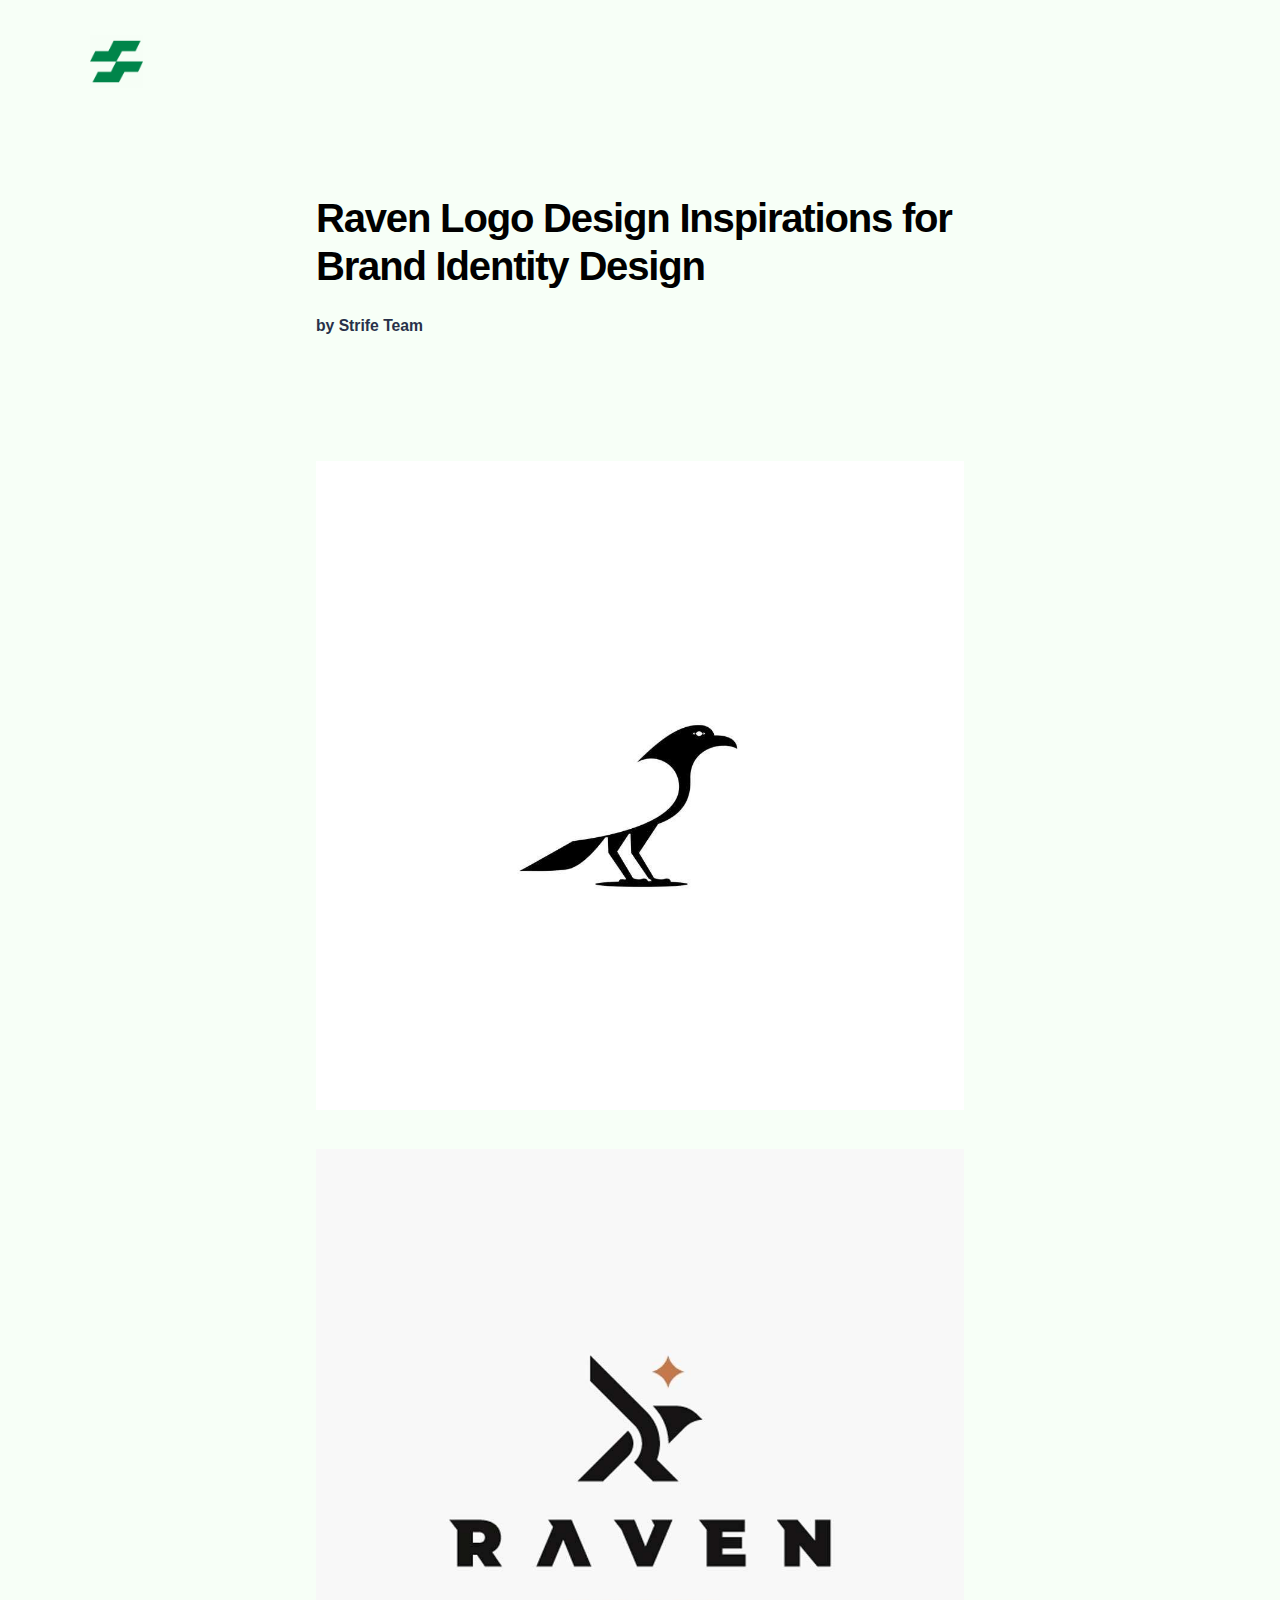
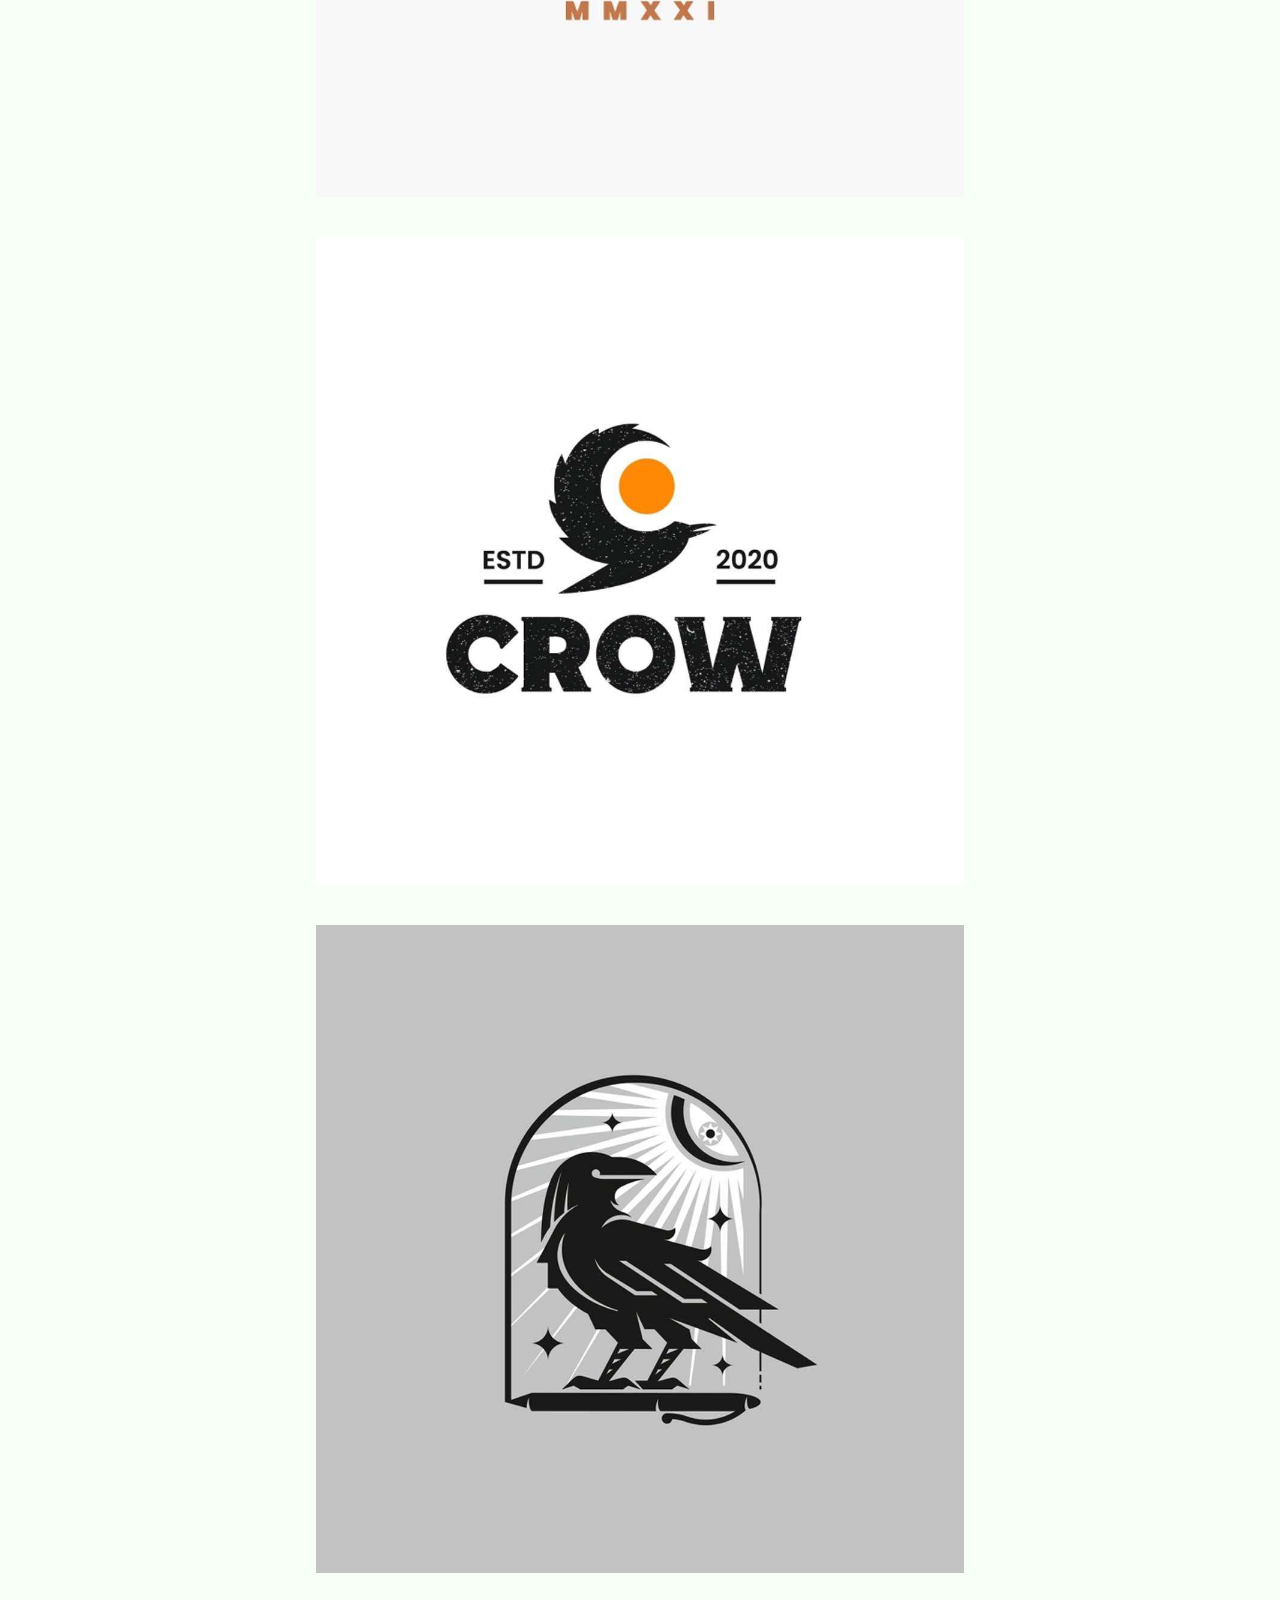
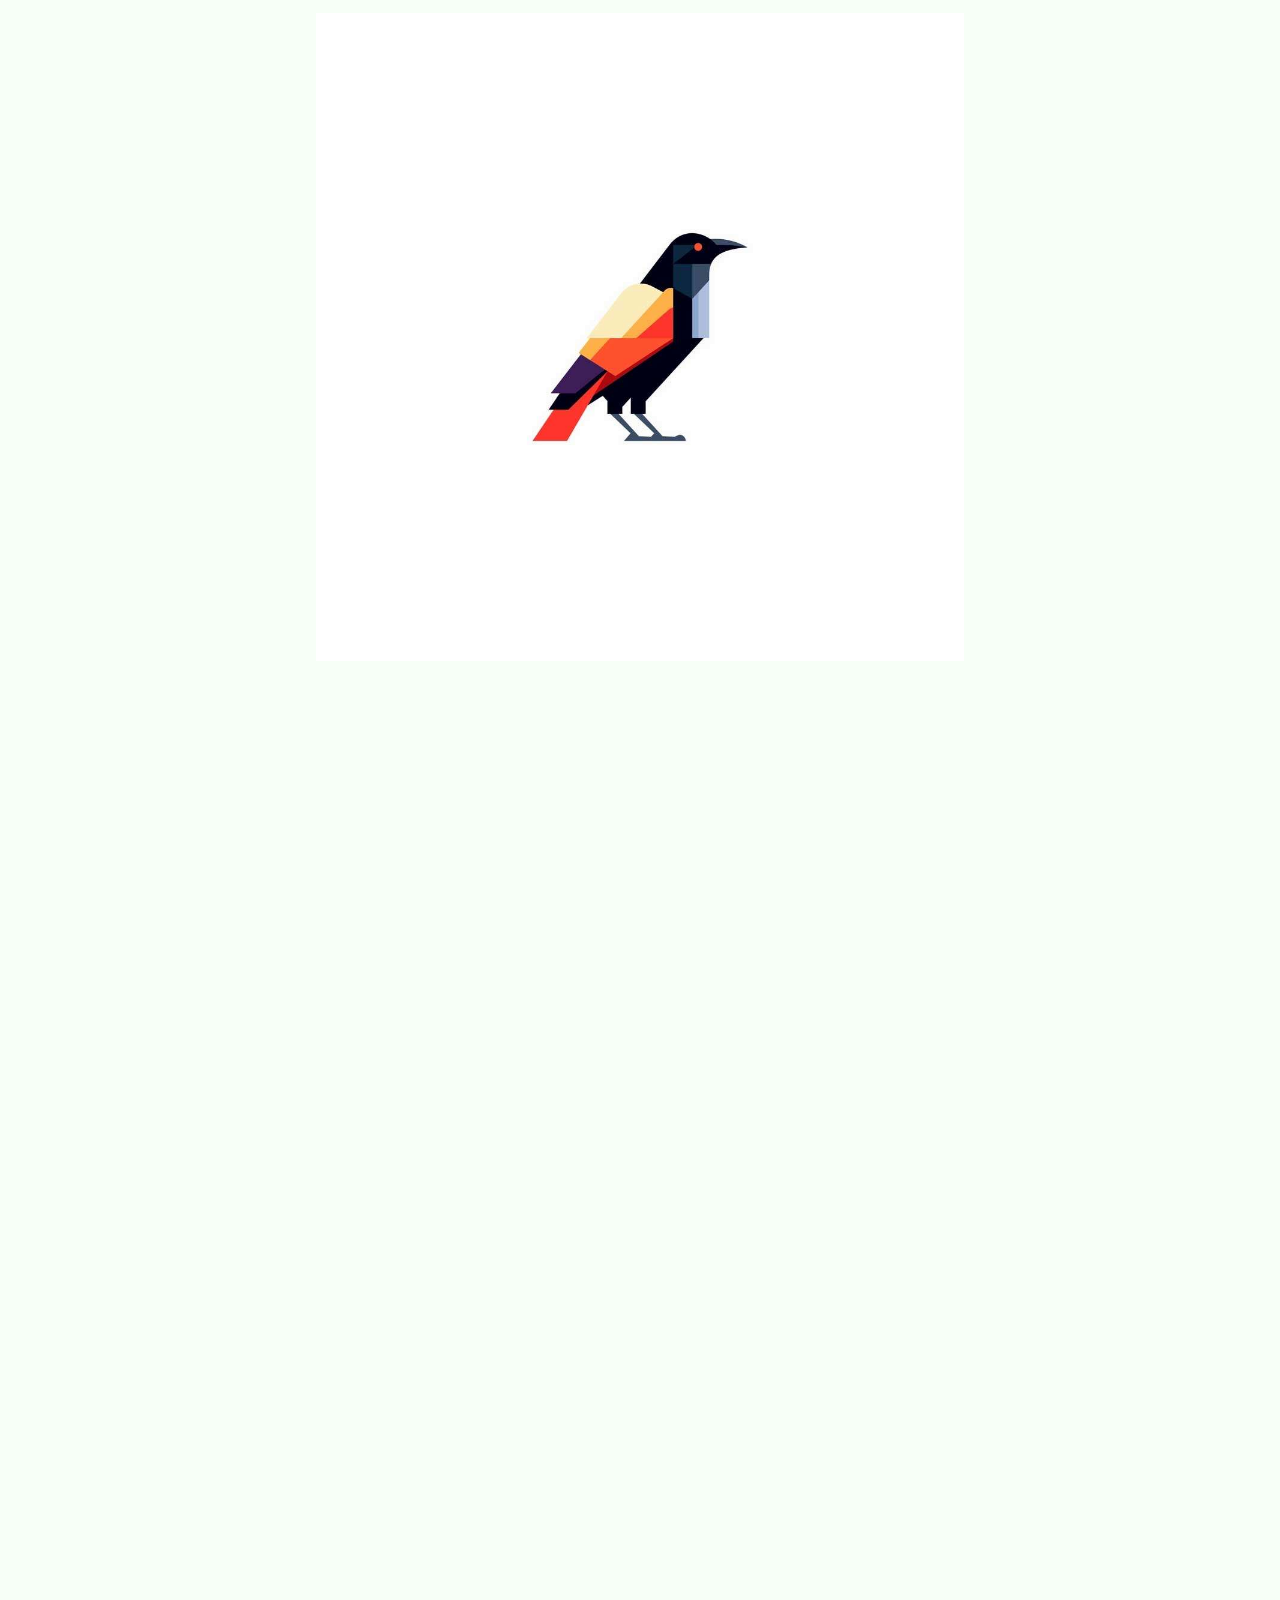
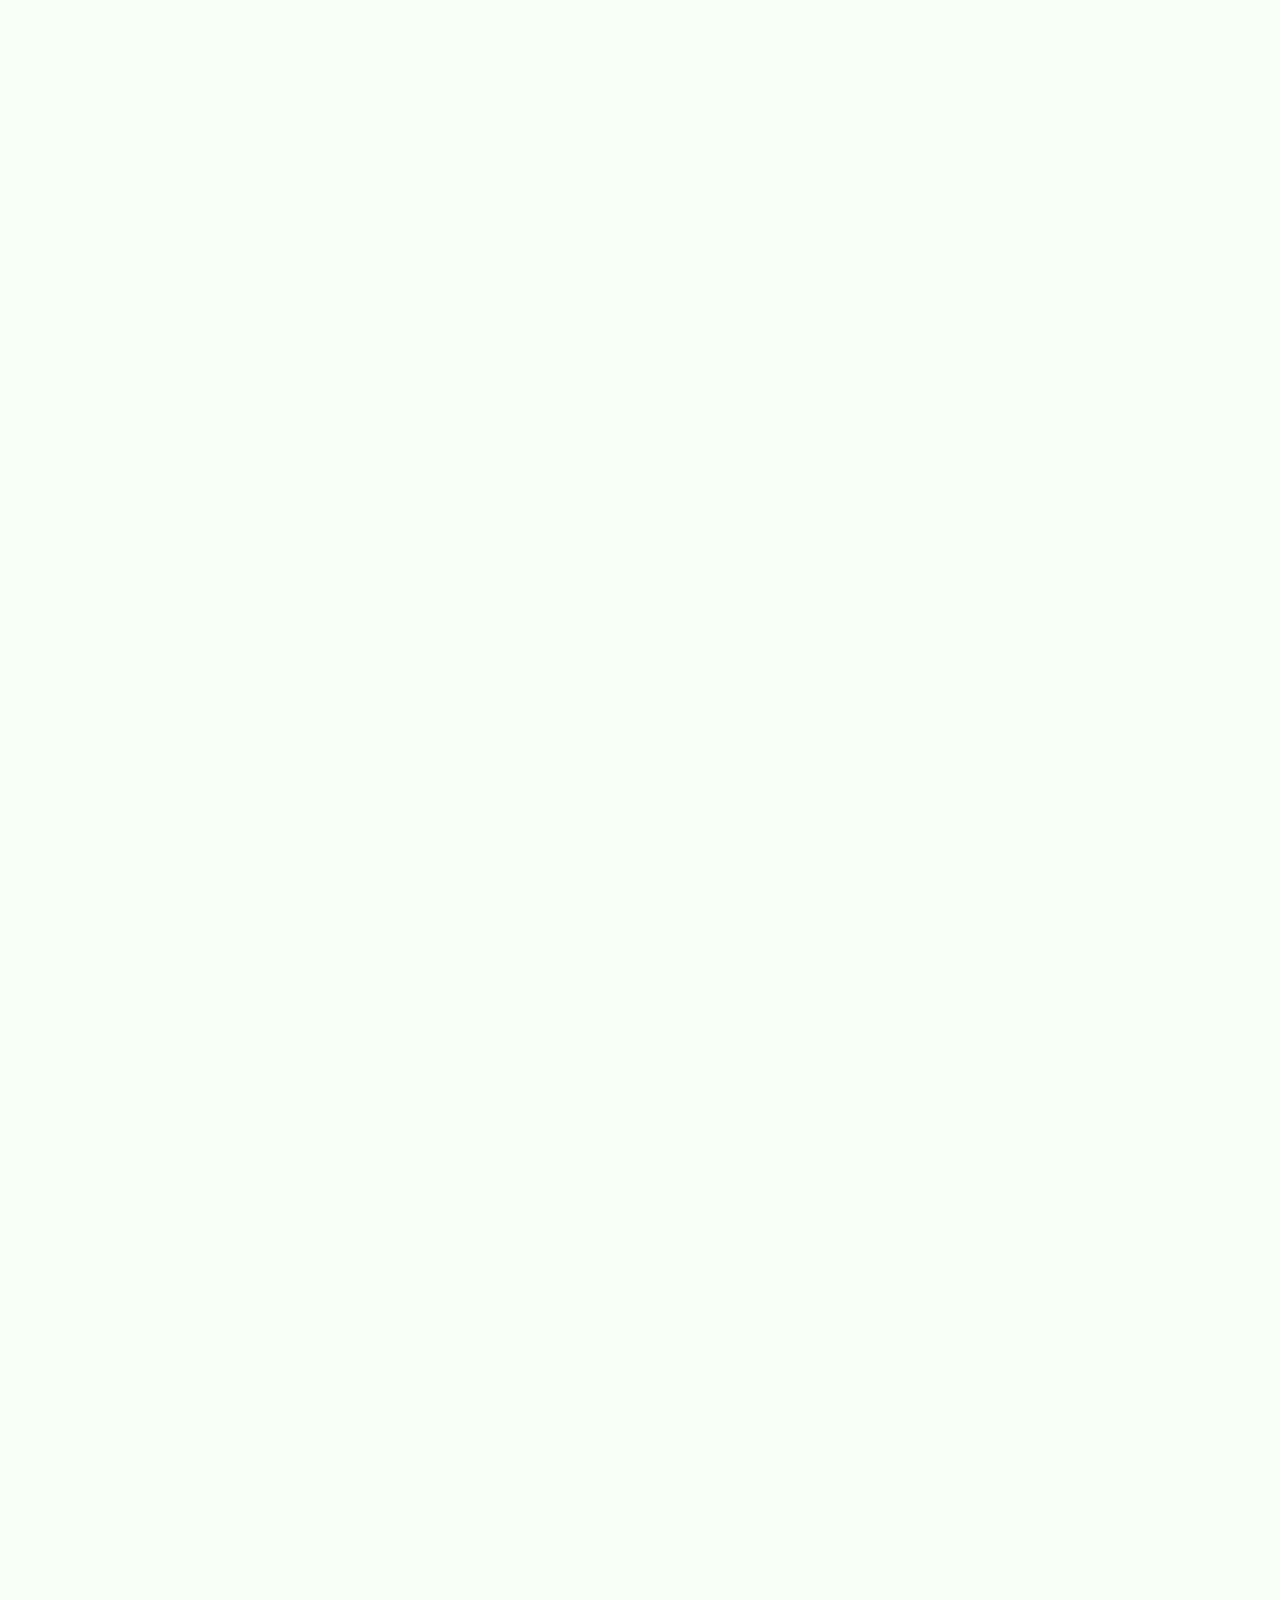
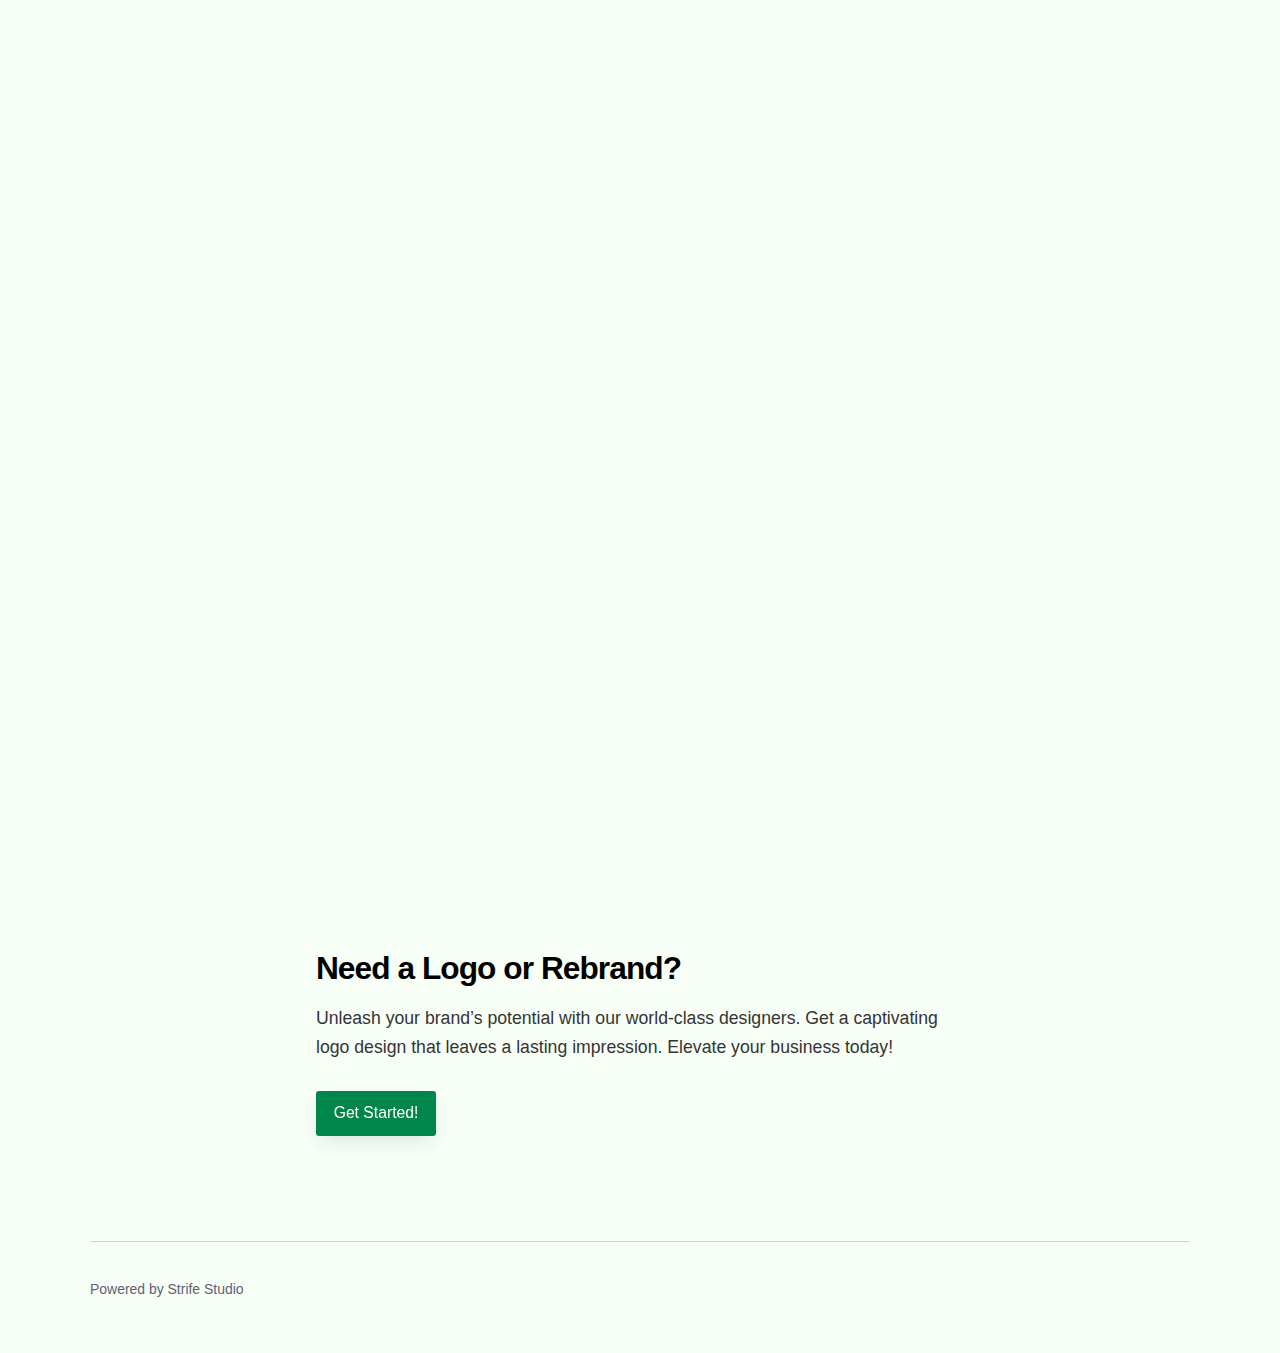
<file: raven-logo-ideas.html>
<!DOCTYPE html><html lang="en-gb"><head><meta charset="utf-8"><meta http-equiv="X-UA-Compatible" content="IE=edge"><meta name="viewport" content="width=device-width,initial-scale=1"><title>Raven Logo Design Ideas</title><meta name="description" content="Need a Logo or Rebrand? Unleash your brand’s potential with our world-class designers. Get a captivating logo design that leaves&hellip;"><meta name="generator" content="Publii Open-Source CMS for Static Site"><link rel="canonical" href="https://studiocloud.github.io/strifestudio/raven-logo-ideas.html"><link rel="alternate" type="application/atom+xml" href="https://studiocloud.github.io/strifestudio/feed.xml"><link rel="alternate" type="application/json" href="https://studiocloud.github.io/strifestudio/feed.json"><meta property="og:title" content="Raven Logo Design Inspirations for Brand Identity Design"><meta property="og:image" content="https://studiocloud.github.io/strifestudio/media/posts/2/raven-logo-ideas.jpg"><meta property="og:image:width" content="800"><meta property="og:image:height" content="400"><meta property="og:site_name" content="From Strife Studio"><meta property="og:description" content="Need a Logo or Rebrand? Unleash your brand’s potential with our world-class designers. Get a captivating logo design that leaves&hellip;"><meta property="og:url" content="https://studiocloud.github.io/strifestudio/raven-logo-ideas.html"><meta property="og:type" content="article"><link rel="shortcut icon" href="https://studiocloud.github.io/strifestudio/media/website/strife-studio-2.png" type="image/x-icon"><link rel="shortcut icon" href="https://studiocloud.github.io/strifestudio/media/website/strife-studio-2.png" type="image/x-icon"><link rel="stylesheet" href="https://studiocloud.github.io/strifestudio/assets/css/style.css?v=ef82bed5156f0d63e6554fbe972a72e0"><script type="application/ld+json">{"@context":"http://schema.org","@type":"Article","mainEntityOfPage":{"@type":"WebPage","@id":"https://studiocloud.github.io/strifestudio/raven-logo-ideas.html"},"headline":"Raven Logo Design Inspirations for Brand Identity Design","datePublished":"2023-07-11T20:05","dateModified":"2023-07-11T21:32","image":{"@type":"ImageObject","url":"https://studiocloud.github.io/strifestudio/media/posts/2/raven-logo-ideas.jpg","height":400,"width":800},"description":"Need a Logo or Rebrand? Unleash your brand’s potential with our world-class designers. Get a captivating logo design that leaves&hellip;","author":{"@type":"Person","name":"by Strife Team","url":"https://studiocloud.github.io/strifestudio/authors/by-strife-team/"},"publisher":{"@type":"Organization","name":"by Strife Team","logo":{"@type":"ImageObject","url":"https://studiocloud.github.io/strifestudio/media/website/strife-studio.png","height":1024,"width":1024}}}</script><noscript><style>img[loading] {
                    opacity: 1;
                }</style></noscript></head><body class="lines"><div class="container lines lines--right"><header class="header"><a href="https://studiocloud.github.io/strifestudio/" class="logo"><img src="https://studiocloud.github.io/strifestudio/media/website/strife-studio.png" alt="From Strife Studio" width="1024" height="1024"></a></header><main class="main"><article class="post"><header class="post__inner post__header"><h1 class="post__title">Raven Logo Design Inspirations for Brand Identity Design</h1><div class="post__meta"><div class="post__meta__left"><a href="https://studiocloud.github.io/strifestudio/authors/by-strife-team/" class="invert post__author" rel="author" title="by Strife Team">by Strife Team</a></div></div></header><figure class="post__featured-image"><div class="post__featured-image__inner is-img-loading"><img src="https://studiocloud.github.io/strifestudio/media/posts/2/raven-logo-ideas.jpg" srcset="https://studiocloud.github.io/strifestudio/media/posts/2/responsive/raven-logo-ideas-xs.jpg 384w, https://studiocloud.github.io/strifestudio/media/posts/2/responsive/raven-logo-ideas-sm.jpg 600w, https://studiocloud.github.io/strifestudio/media/posts/2/responsive/raven-logo-ideas-md.jpg 768w, https://studiocloud.github.io/strifestudio/media/posts/2/responsive/raven-logo-ideas-lg.jpg 1200w, https://studiocloud.github.io/strifestudio/media/posts/2/responsive/raven-logo-ideas-xl.jpg 1600w" sizes="(min-width: 37.5em) 1600px, 80vw" loading="eager" height="400" width="800" alt=""></div></figure><div class="post__inner"><div class="post__entry"><figure class="post__image post__image--center"><img loading="lazy" src="https://studiocloud.github.io/strifestudio/media/posts/2/Alex-Seciu.jpg" height="1080" width="1080" alt="" sizes="(min-width: 37.5em) 1600px, 80vw" srcset="https://studiocloud.github.io/strifestudio/media/posts/2/responsive/Alex-Seciu-xs.jpg 384w, https://studiocloud.github.io/strifestudio/media/posts/2/responsive/Alex-Seciu-sm.jpg 600w, https://studiocloud.github.io/strifestudio/media/posts/2/responsive/Alex-Seciu-md.jpg 768w, https://studiocloud.github.io/strifestudio/media/posts/2/responsive/Alex-Seciu-lg.jpg 1200w, https://studiocloud.github.io/strifestudio/media/posts/2/responsive/Alex-Seciu-xl.jpg 1600w"></figure><figure class="post__image post__image--center"><img loading="lazy" src="https://studiocloud.github.io/strifestudio/media/posts/2/Andrew-Korepan.jpg" height="1080" width="1080" alt="" sizes="(min-width: 37.5em) 1600px, 80vw" srcset="https://studiocloud.github.io/strifestudio/media/posts/2/responsive/Andrew-Korepan-xs.jpg 384w, https://studiocloud.github.io/strifestudio/media/posts/2/responsive/Andrew-Korepan-sm.jpg 600w, https://studiocloud.github.io/strifestudio/media/posts/2/responsive/Andrew-Korepan-md.jpg 768w, https://studiocloud.github.io/strifestudio/media/posts/2/responsive/Andrew-Korepan-lg.jpg 1200w, https://studiocloud.github.io/strifestudio/media/posts/2/responsive/Andrew-Korepan-xl.jpg 1600w"></figure><figure class="post__image post__image--center"><img loading="lazy" src="https://studiocloud.github.io/strifestudio/media/posts/2/Badr-Edd.jpg" height="1080" width="1080" alt="" sizes="(min-width: 37.5em) 1600px, 80vw" srcset="https://studiocloud.github.io/strifestudio/media/posts/2/responsive/Badr-Edd-xs.jpg 384w, https://studiocloud.github.io/strifestudio/media/posts/2/responsive/Badr-Edd-sm.jpg 600w, https://studiocloud.github.io/strifestudio/media/posts/2/responsive/Badr-Edd-md.jpg 768w, https://studiocloud.github.io/strifestudio/media/posts/2/responsive/Badr-Edd-lg.jpg 1200w, https://studiocloud.github.io/strifestudio/media/posts/2/responsive/Badr-Edd-xl.jpg 1600w"></figure><figure class="post__image post__image--center"><img loading="lazy" src="https://studiocloud.github.io/strifestudio/media/posts/2/brandosaur.jpg" height="1080" width="1080" alt="" sizes="(min-width: 37.5em) 1600px, 80vw" srcset="https://studiocloud.github.io/strifestudio/media/posts/2/responsive/brandosaur-xs.jpg 384w, https://studiocloud.github.io/strifestudio/media/posts/2/responsive/brandosaur-sm.jpg 600w, https://studiocloud.github.io/strifestudio/media/posts/2/responsive/brandosaur-md.jpg 768w, https://studiocloud.github.io/strifestudio/media/posts/2/responsive/brandosaur-lg.jpg 1200w, https://studiocloud.github.io/strifestudio/media/posts/2/responsive/brandosaur-xl.jpg 1600w"></figure><figure class="post__image post__image--center"><img loading="lazy" src="https://studiocloud.github.io/strifestudio/media/posts/2/Lucian-Radu.jpg" height="1080" width="1080" alt="" sizes="(min-width: 37.5em) 1600px, 80vw" srcset="https://studiocloud.github.io/strifestudio/media/posts/2/responsive/Lucian-Radu-xs.jpg 384w, https://studiocloud.github.io/strifestudio/media/posts/2/responsive/Lucian-Radu-sm.jpg 600w, https://studiocloud.github.io/strifestudio/media/posts/2/responsive/Lucian-Radu-md.jpg 768w, https://studiocloud.github.io/strifestudio/media/posts/2/responsive/Lucian-Radu-lg.jpg 1200w, https://studiocloud.github.io/strifestudio/media/posts/2/responsive/Lucian-Radu-xl.jpg 1600w"></figure><figure class="post__image post__image--center"><img loading="lazy" src="https://studiocloud.github.io/strifestudio/media/posts/2/Mersad-Comaga.jpg" height="1080" width="1080" alt="" sizes="(min-width: 37.5em) 1600px, 80vw" srcset="https://studiocloud.github.io/strifestudio/media/posts/2/responsive/Mersad-Comaga-xs.jpg 384w, https://studiocloud.github.io/strifestudio/media/posts/2/responsive/Mersad-Comaga-sm.jpg 600w, https://studiocloud.github.io/strifestudio/media/posts/2/responsive/Mersad-Comaga-md.jpg 768w, https://studiocloud.github.io/strifestudio/media/posts/2/responsive/Mersad-Comaga-lg.jpg 1200w, https://studiocloud.github.io/strifestudio/media/posts/2/responsive/Mersad-Comaga-xl.jpg 1600w"></figure><figure class="post__image post__image--center"><img loading="lazy" src="https://studiocloud.github.io/strifestudio/media/posts/2/Morcoil.jpg" height="1080" width="1080" alt="" sizes="(min-width: 37.5em) 1600px, 80vw" srcset="https://studiocloud.github.io/strifestudio/media/posts/2/responsive/Morcoil-xs.jpg 384w, https://studiocloud.github.io/strifestudio/media/posts/2/responsive/Morcoil-sm.jpg 600w, https://studiocloud.github.io/strifestudio/media/posts/2/responsive/Morcoil-md.jpg 768w, https://studiocloud.github.io/strifestudio/media/posts/2/responsive/Morcoil-lg.jpg 1200w, https://studiocloud.github.io/strifestudio/media/posts/2/responsive/Morcoil-xl.jpg 1600w"></figure><figure class="post__image post__image--center"><img loading="lazy" src="https://studiocloud.github.io/strifestudio/media/posts/2/Petar-Shalamanov.jpg" height="1080" width="1080" alt="" sizes="(min-width: 37.5em) 1600px, 80vw" srcset="https://studiocloud.github.io/strifestudio/media/posts/2/responsive/Petar-Shalamanov-xs.jpg 384w, https://studiocloud.github.io/strifestudio/media/posts/2/responsive/Petar-Shalamanov-sm.jpg 600w, https://studiocloud.github.io/strifestudio/media/posts/2/responsive/Petar-Shalamanov-md.jpg 768w, https://studiocloud.github.io/strifestudio/media/posts/2/responsive/Petar-Shalamanov-lg.jpg 1200w, https://studiocloud.github.io/strifestudio/media/posts/2/responsive/Petar-Shalamanov-xl.jpg 1600w"></figure><figure class="post__image post__image--center"><img loading="lazy" src="https://studiocloud.github.io/strifestudio/media/posts/2/Stevan-Rodic.jpg" height="1080" width="1080" alt="" sizes="(min-width: 37.5em) 1600px, 80vw" srcset="https://studiocloud.github.io/strifestudio/media/posts/2/responsive/Stevan-Rodic-xs.jpg 384w, https://studiocloud.github.io/strifestudio/media/posts/2/responsive/Stevan-Rodic-sm.jpg 600w, https://studiocloud.github.io/strifestudio/media/posts/2/responsive/Stevan-Rodic-md.jpg 768w, https://studiocloud.github.io/strifestudio/media/posts/2/responsive/Stevan-Rodic-lg.jpg 1200w, https://studiocloud.github.io/strifestudio/media/posts/2/responsive/Stevan-Rodic-xl.jpg 1600w"></figure><figure class="post__image post__image--center"><img loading="lazy" src="https://studiocloud.github.io/strifestudio/media/posts/2/UNOM-design.jpg" height="1080" width="1080" alt="" sizes="(min-width: 37.5em) 1600px, 80vw" srcset="https://studiocloud.github.io/strifestudio/media/posts/2/responsive/UNOM-design-xs.jpg 384w, https://studiocloud.github.io/strifestudio/media/posts/2/responsive/UNOM-design-sm.jpg 600w, https://studiocloud.github.io/strifestudio/media/posts/2/responsive/UNOM-design-md.jpg 768w, https://studiocloud.github.io/strifestudio/media/posts/2/responsive/UNOM-design-lg.jpg 1200w, https://studiocloud.github.io/strifestudio/media/posts/2/responsive/UNOM-design-xl.jpg 1600w"></figure><h2 id="need-a-logo-or-rebrand">Need a Logo or Rebrand?</h2><p>Unleash your brand’s potential with our world-class designers. Get a captivating logo design that leaves a lasting impression. Elevate your business today!</p><div class="button01"><button onclick="window.location.href='https://strifestudio.com/';">Get Started!</button></div></div></div></article></main><footer class="footer"><div class="footer__left"><div class="footer__copy">Powered by Strife Studio</div></div><button onclick="backToTopFunction()" id="backToTop" class="footer__bttop" aria-label="Back to top" title="Back to top"><svg><use xlink:href="https://studiocloud.github.io/strifestudio/assets/svg/svg-map.svg#toparrow"/></svg></button></footer></div><script>window.publiiThemeMenuConfig = { mobileMenuMode: 'sidebar', animationSpeed: 300, submenuWidth: 'auto', doubleClickTime: 500, mobileMenuExpandableSubmenus: true, relatedContainerForOverlayMenuSelector: '.navbar', };</script><script defer="defer" src="https://studiocloud.github.io/strifestudio/assets/js/scripts.min.js?v=6450cfc483efd7e58ed8ad5b64050d3e"></script><script>function publiiDetectLoadedImages () {
         var images = document.querySelectorAll('img[loading]:not(.is-loaded)');
         for (var i = 0; i < images.length; i++) {
            if (images[i].complete) {
               images[i].classList.add('is-loaded');
               images[i].parentNode.classList.remove('is-img-loading');
            } else {
               images[i].addEventListener('load', function () {
                  this.classList.add('is-loaded');
                  this.parentNode.classList.remove('is-img-loading');
               }, false);
            }
         }
      }
      publiiDetectLoadedImages();</script></body></html>
</file>
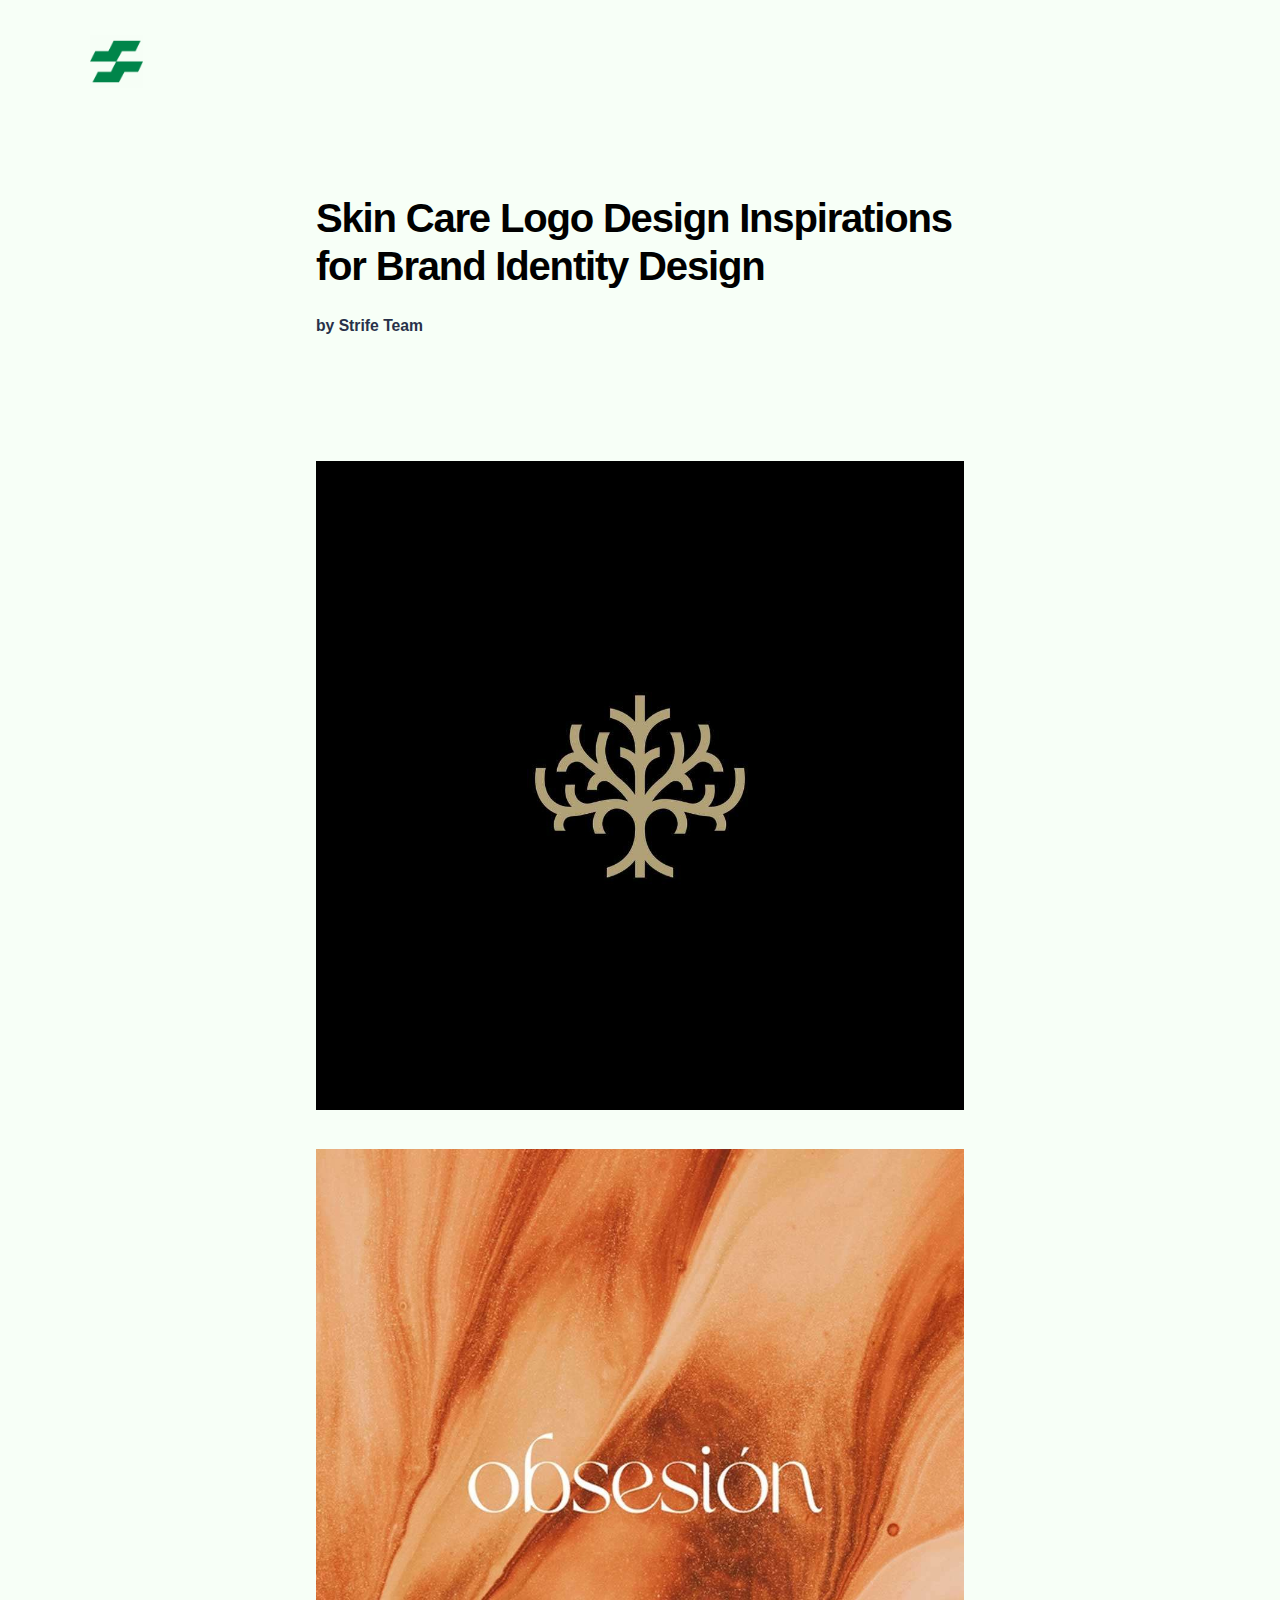
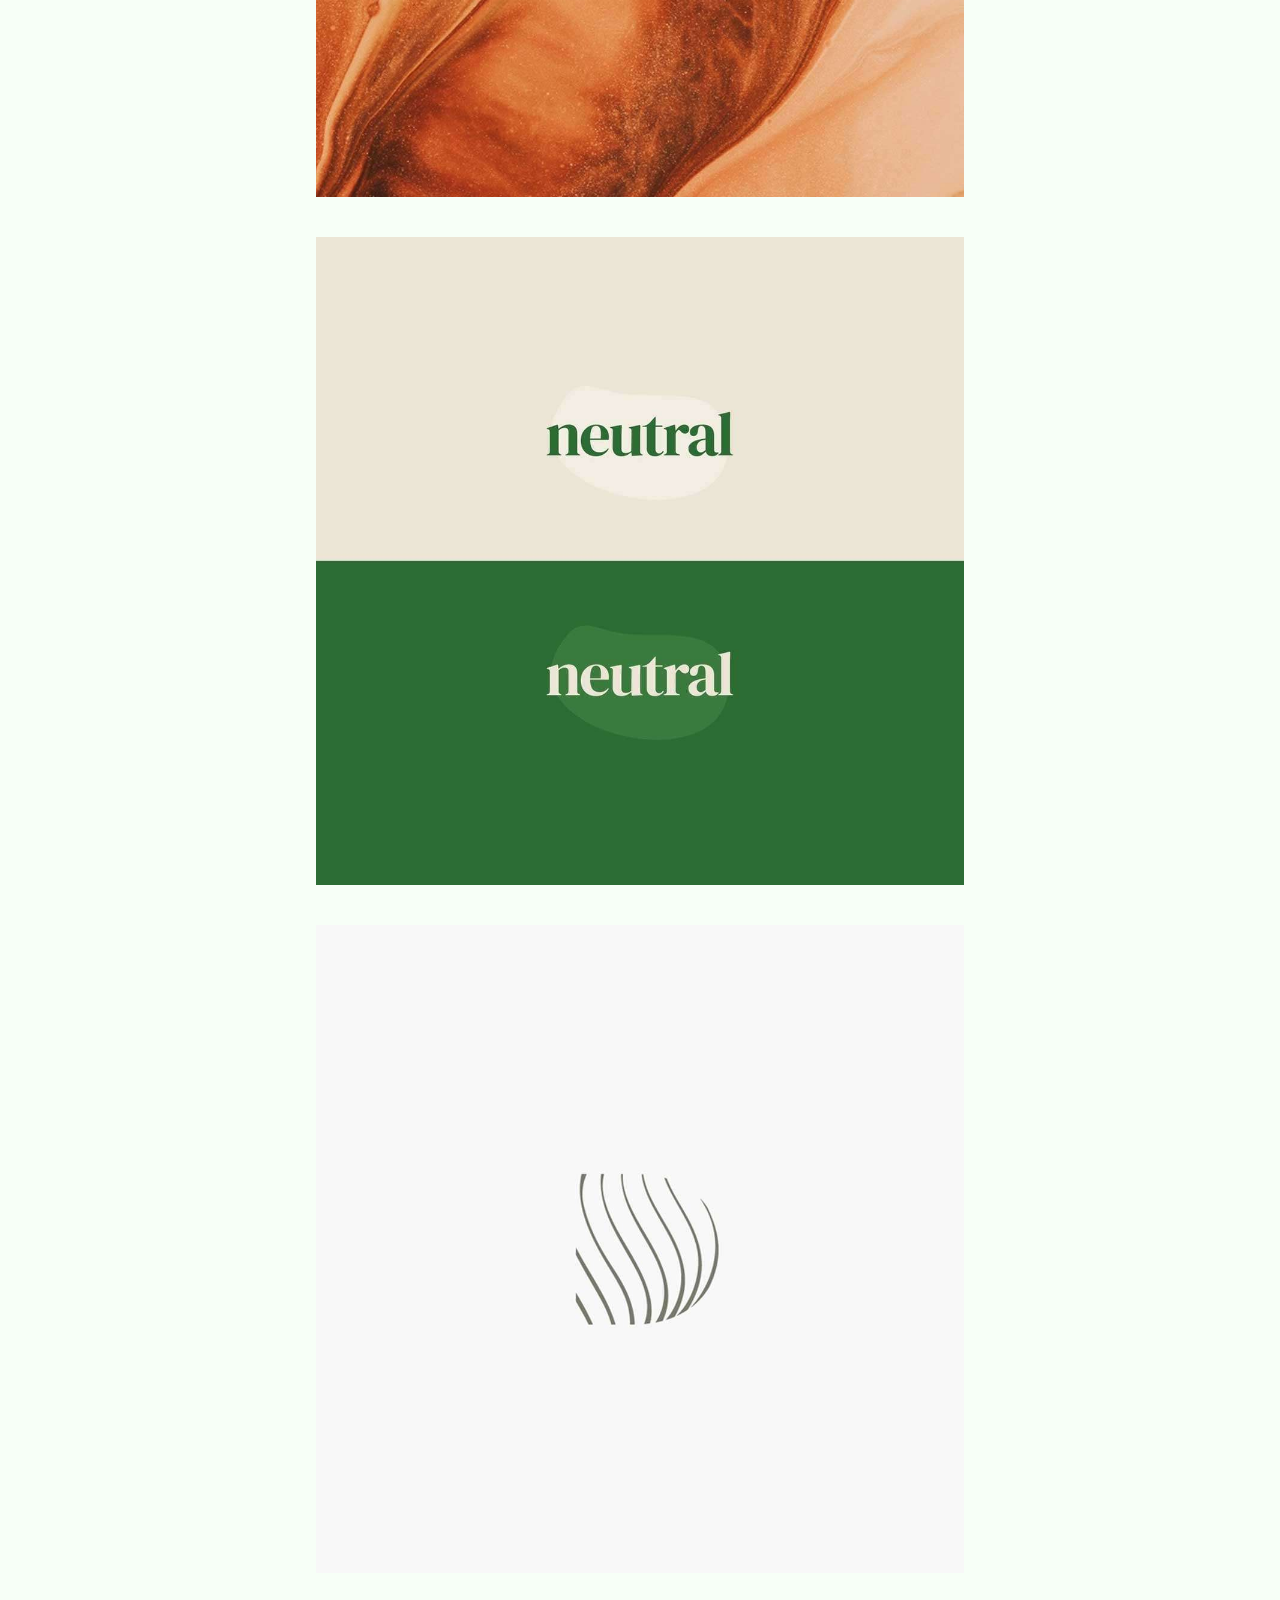
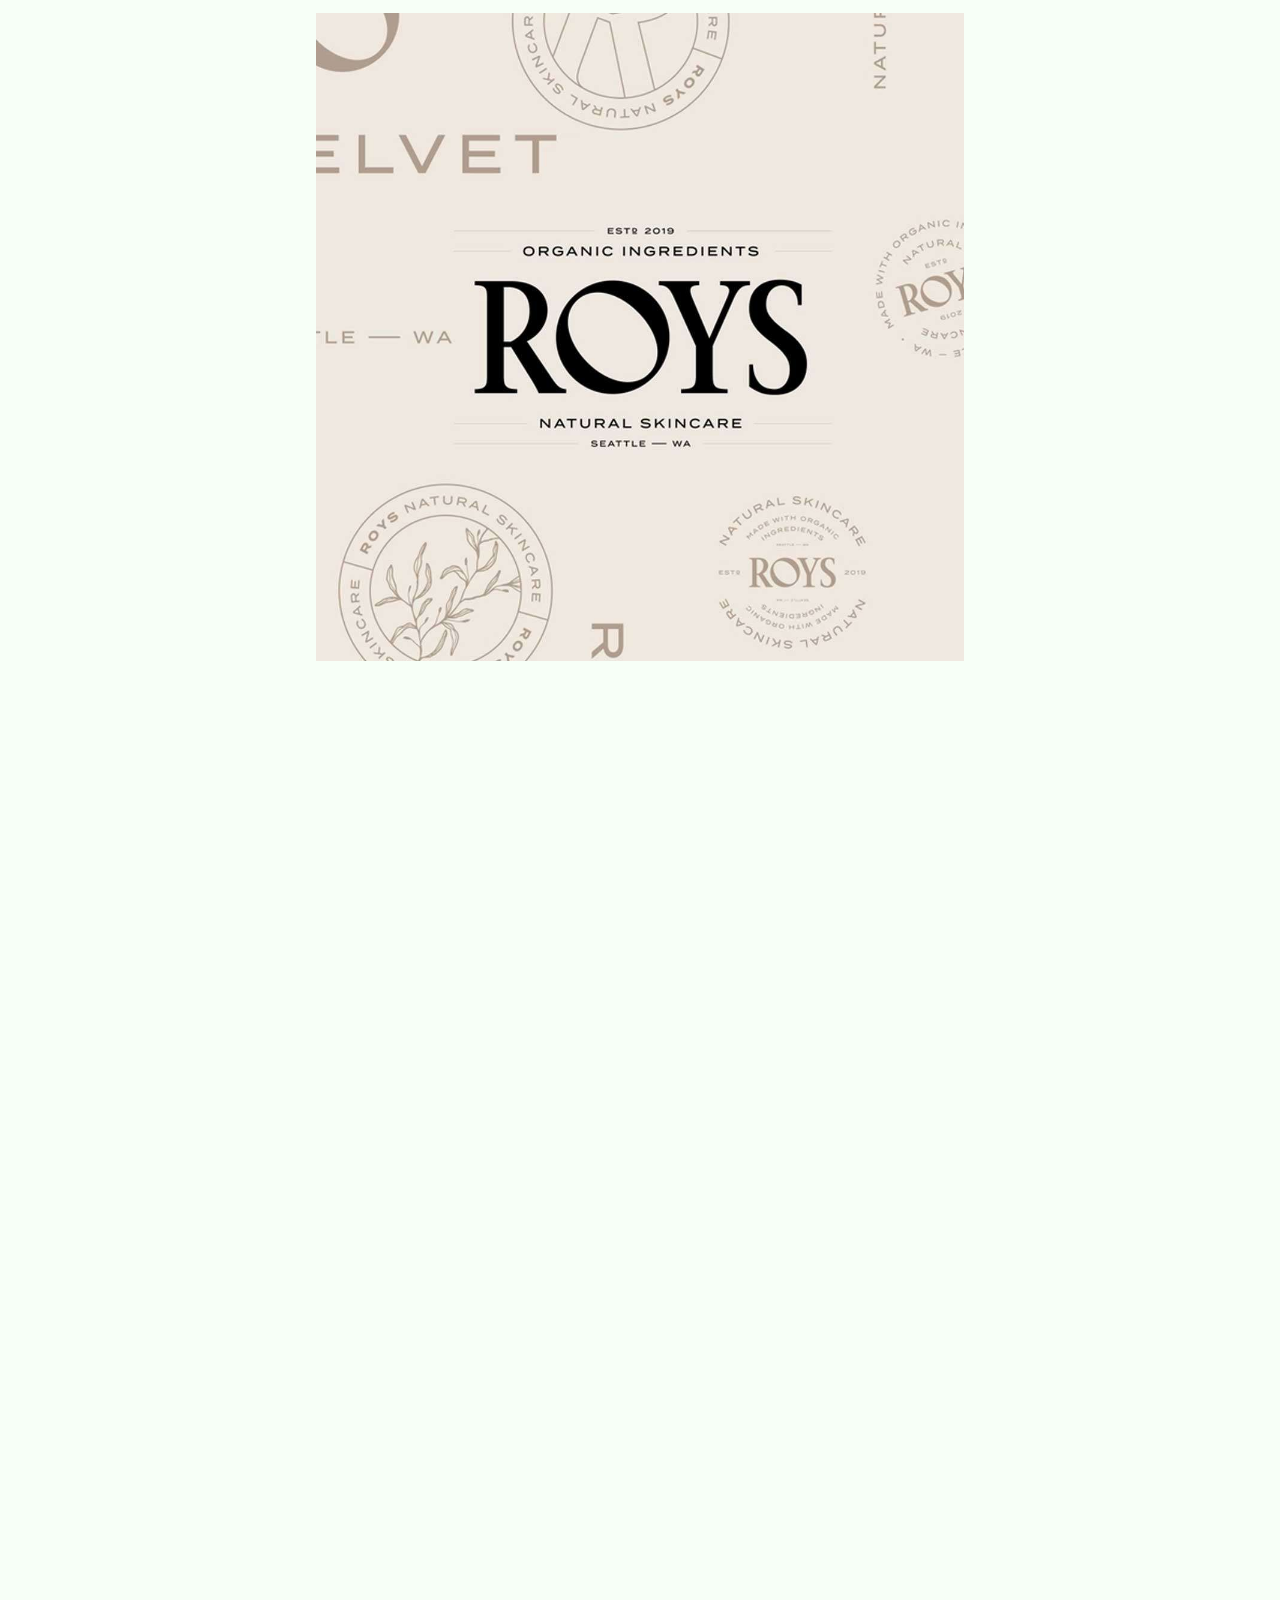
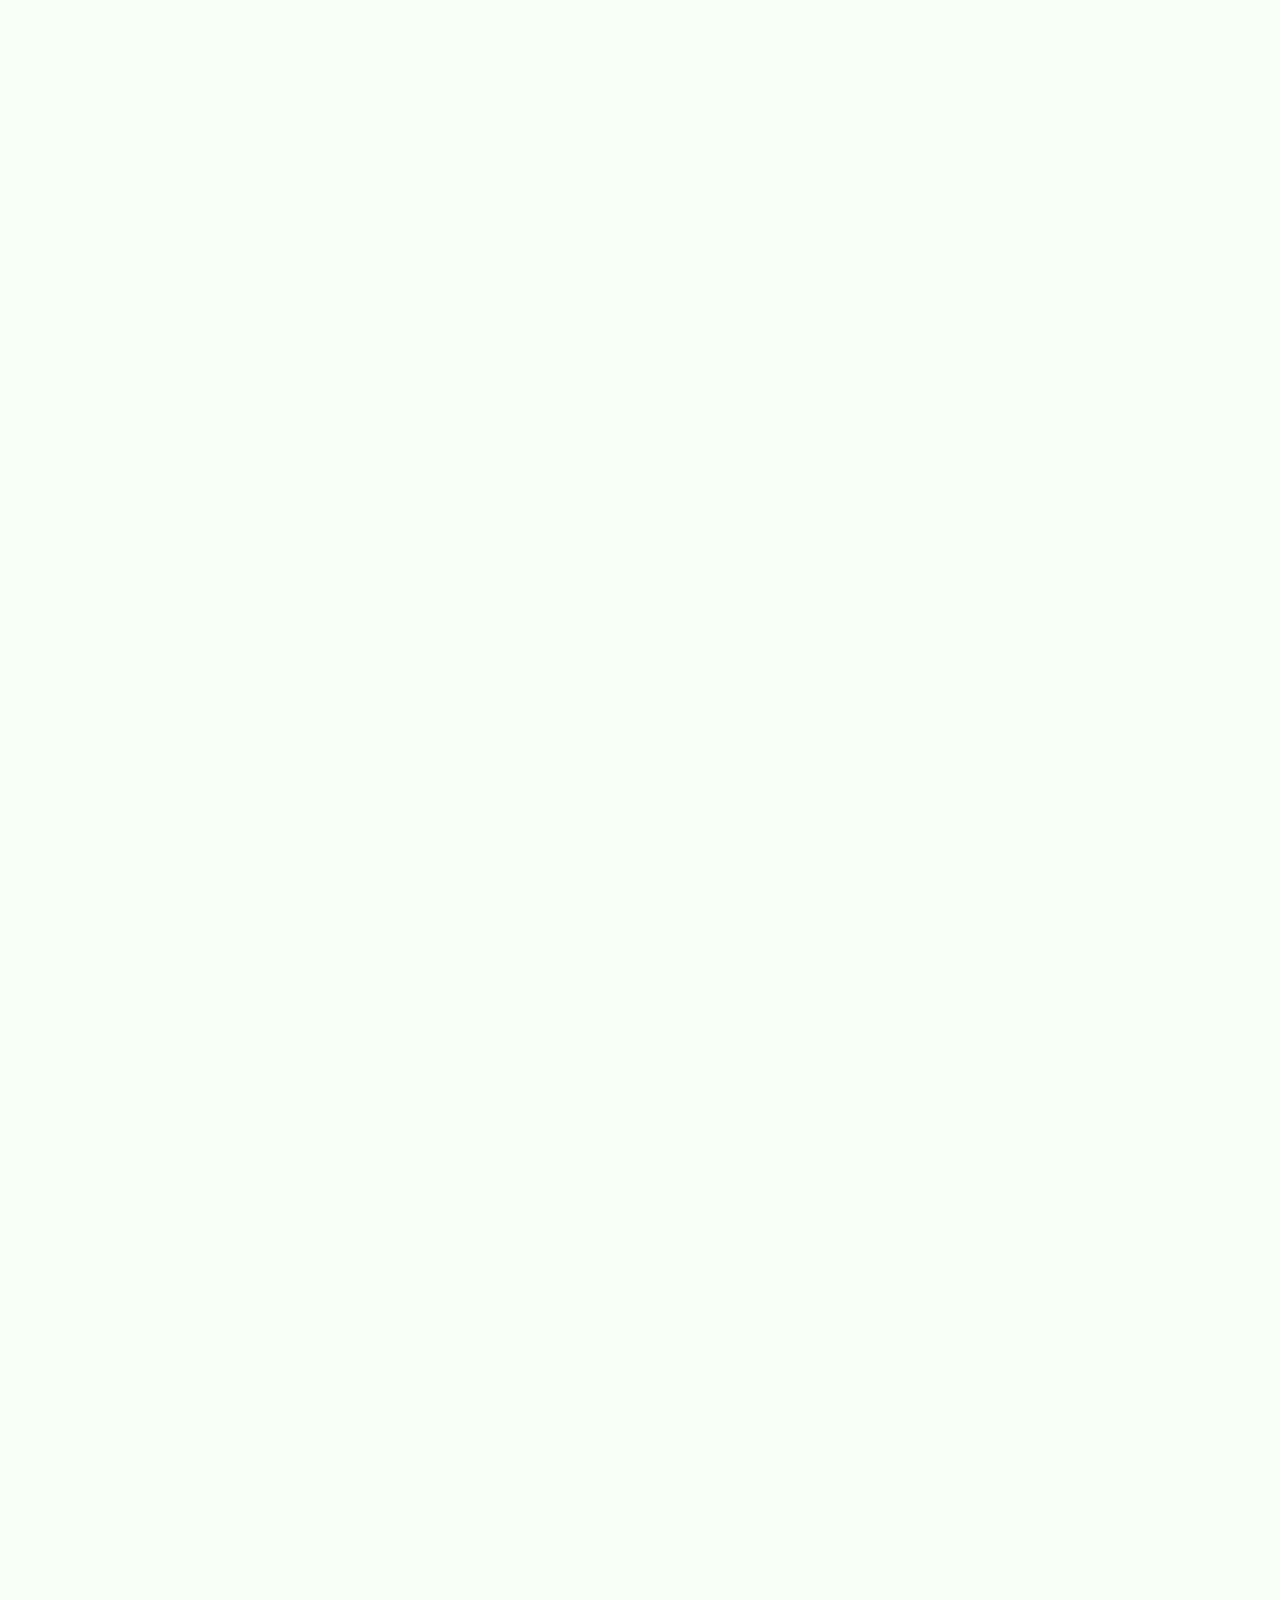
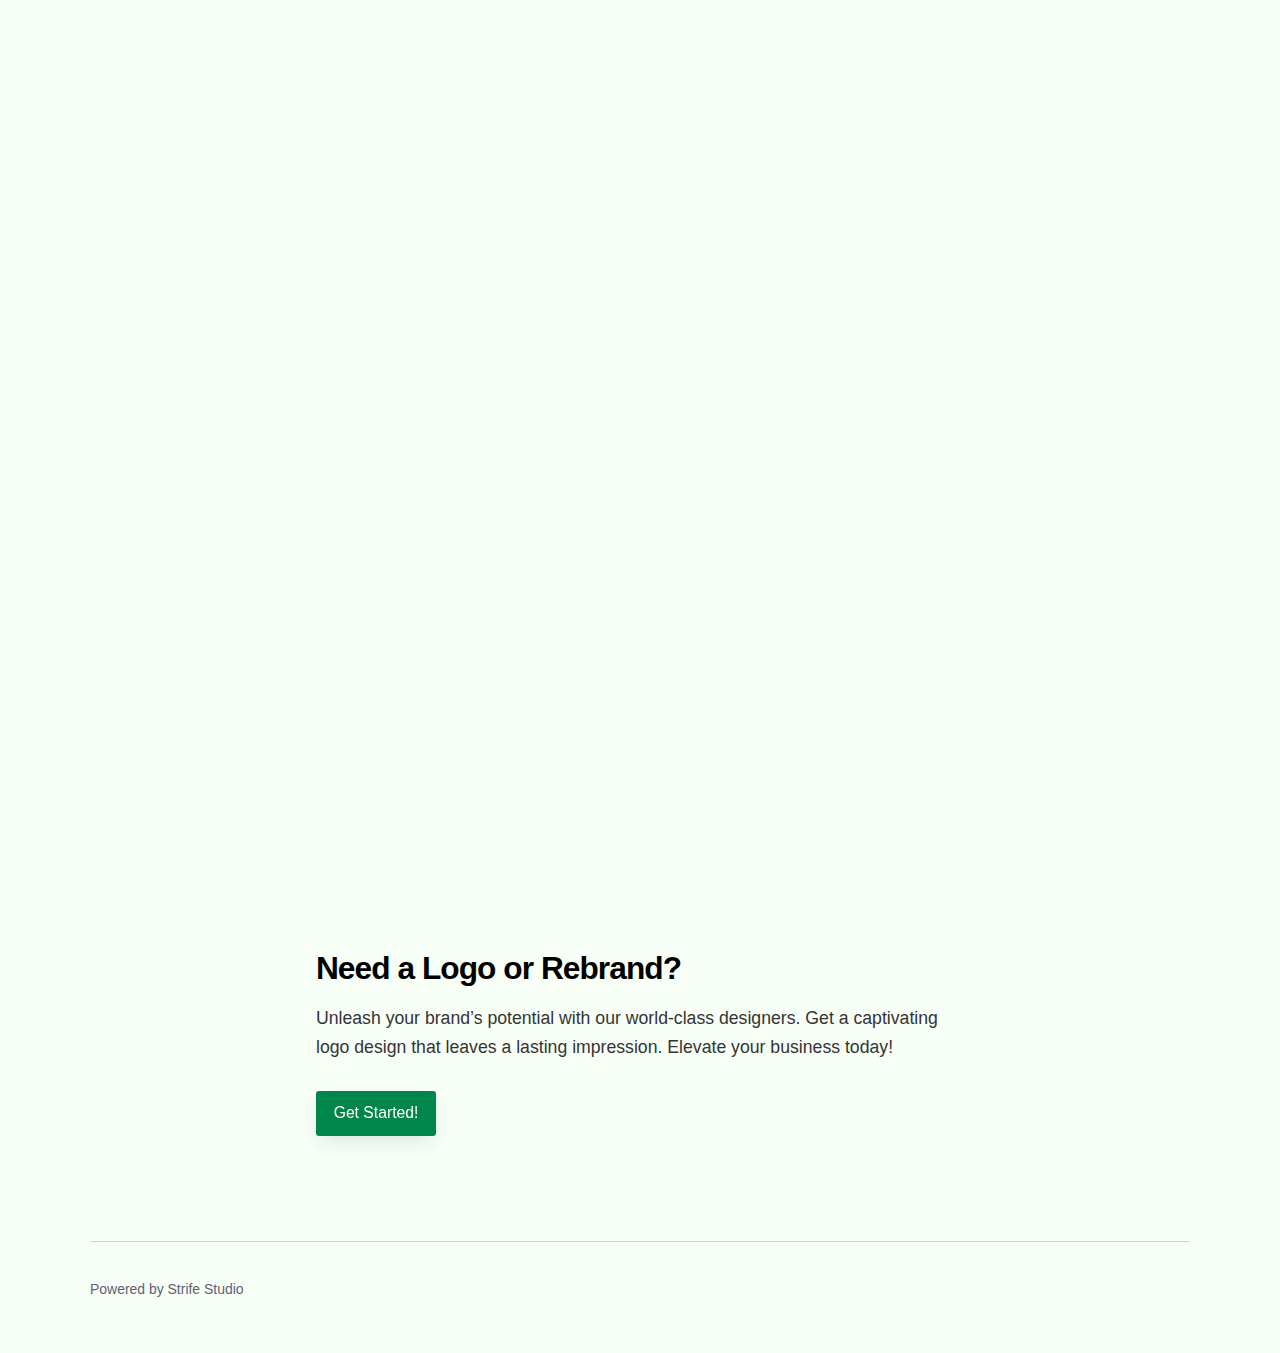
<file: skin-care-logo-design-inspirations-for-brand-identity-design.html>
<!DOCTYPE html><html lang="en-gb"><head><meta charset="utf-8"><meta http-equiv="X-UA-Compatible" content="IE=edge"><meta name="viewport" content="width=device-width,initial-scale=1"><title>Skin Care Logo Design Ideas</title><meta name="description" content="Need a Logo or Rebrand? Unleash your brand’s potential with our world-class designers. Get a captivating logo design that leaves&hellip;"><meta name="generator" content="Publii Open-Source CMS for Static Site"><link rel="canonical" href="https://studiocloud.github.io/strifestudio/skin-care-logo-design-inspirations-for-brand-identity-design.html"><link rel="alternate" type="application/atom+xml" href="https://studiocloud.github.io/strifestudio/feed.xml"><link rel="alternate" type="application/json" href="https://studiocloud.github.io/strifestudio/feed.json"><meta property="og:title" content="Skin Care Logo Design Inspirations for Brand Identity Design"><meta property="og:image" content="https://studiocloud.github.io/strifestudio/media/posts/8/skincare-logo-ideas.jpg"><meta property="og:image:width" content="800"><meta property="og:image:height" content="400"><meta property="og:site_name" content="From Strife Studio"><meta property="og:description" content="Need a Logo or Rebrand? Unleash your brand’s potential with our world-class designers. Get a captivating logo design that leaves&hellip;"><meta property="og:url" content="https://studiocloud.github.io/strifestudio/skin-care-logo-design-inspirations-for-brand-identity-design.html"><meta property="og:type" content="article"><link rel="shortcut icon" href="https://studiocloud.github.io/strifestudio/media/website/strife-studio-2.png" type="image/x-icon"><link rel="shortcut icon" href="https://studiocloud.github.io/strifestudio/media/website/strife-studio-2.png" type="image/x-icon"><link rel="stylesheet" href="https://studiocloud.github.io/strifestudio/assets/css/style.css?v=ef82bed5156f0d63e6554fbe972a72e0"><script type="application/ld+json">{"@context":"http://schema.org","@type":"Article","mainEntityOfPage":{"@type":"WebPage","@id":"https://studiocloud.github.io/strifestudio/skin-care-logo-design-inspirations-for-brand-identity-design.html"},"headline":"Skin Care Logo Design Inspirations for Brand Identity Design","datePublished":"2023-07-12T00:10","dateModified":"2023-07-12T00:11","image":{"@type":"ImageObject","url":"https://studiocloud.github.io/strifestudio/media/posts/8/skincare-logo-ideas.jpg","height":400,"width":800},"description":"Need a Logo or Rebrand? Unleash your brand’s potential with our world-class designers. Get a captivating logo design that leaves&hellip;","author":{"@type":"Person","name":"by Strife Team","url":"https://studiocloud.github.io/strifestudio/authors/by-strife-team/"},"publisher":{"@type":"Organization","name":"by Strife Team","logo":{"@type":"ImageObject","url":"https://studiocloud.github.io/strifestudio/media/website/strife-studio.png","height":1024,"width":1024}}}</script><noscript><style>img[loading] {
                    opacity: 1;
                }</style></noscript></head><body class="lines"><div class="container lines lines--right"><header class="header"><a href="https://studiocloud.github.io/strifestudio/" class="logo"><img src="https://studiocloud.github.io/strifestudio/media/website/strife-studio.png" alt="From Strife Studio" width="1024" height="1024"></a></header><main class="main"><article class="post"><header class="post__inner post__header"><h1 class="post__title">Skin Care Logo Design Inspirations for Brand Identity Design</h1><div class="post__meta"><div class="post__meta__left"><a href="https://studiocloud.github.io/strifestudio/authors/by-strife-team/" class="invert post__author" rel="author" title="by Strife Team">by Strife Team</a></div></div></header><figure class="post__featured-image"><div class="post__featured-image__inner is-img-loading"><img src="https://studiocloud.github.io/strifestudio/media/posts/8/skincare-logo-ideas.jpg" srcset="https://studiocloud.github.io/strifestudio/media/posts/8/responsive/skincare-logo-ideas-xs.jpg 384w, https://studiocloud.github.io/strifestudio/media/posts/8/responsive/skincare-logo-ideas-sm.jpg 600w, https://studiocloud.github.io/strifestudio/media/posts/8/responsive/skincare-logo-ideas-md.jpg 768w, https://studiocloud.github.io/strifestudio/media/posts/8/responsive/skincare-logo-ideas-lg.jpg 1200w, https://studiocloud.github.io/strifestudio/media/posts/8/responsive/skincare-logo-ideas-xl.jpg 1600w" sizes="(min-width: 37.5em) 1600px, 80vw" loading="eager" height="400" width="800" alt=""></div></figure><div class="post__inner"><div class="post__entry"><figure class="post__image post__image--center"><img loading="lazy" src="https://studiocloud.github.io/strifestudio/media/posts/8/Dalibor-Pajic.jpg" height="1080" width="1080" alt="" sizes="(min-width: 37.5em) 1600px, 80vw" srcset="https://studiocloud.github.io/strifestudio/media/posts/8/responsive/Dalibor-Pajic-xs.jpg 384w, https://studiocloud.github.io/strifestudio/media/posts/8/responsive/Dalibor-Pajic-sm.jpg 600w, https://studiocloud.github.io/strifestudio/media/posts/8/responsive/Dalibor-Pajic-md.jpg 768w, https://studiocloud.github.io/strifestudio/media/posts/8/responsive/Dalibor-Pajic-lg.jpg 1200w, https://studiocloud.github.io/strifestudio/media/posts/8/responsive/Dalibor-Pajic-xl.jpg 1600w"></figure><figure class="post__image post__image--center"><img loading="lazy" src="https://studiocloud.github.io/strifestudio/media/posts/8/Insigniada.jpg" height="1080" width="1080" alt="" sizes="(min-width: 37.5em) 1600px, 80vw" srcset="https://studiocloud.github.io/strifestudio/media/posts/8/responsive/Insigniada-xs.jpg 384w, https://studiocloud.github.io/strifestudio/media/posts/8/responsive/Insigniada-sm.jpg 600w, https://studiocloud.github.io/strifestudio/media/posts/8/responsive/Insigniada-md.jpg 768w, https://studiocloud.github.io/strifestudio/media/posts/8/responsive/Insigniada-lg.jpg 1200w, https://studiocloud.github.io/strifestudio/media/posts/8/responsive/Insigniada-xl.jpg 1600w"></figure><figure class="post__image post__image--center"><img loading="lazy" src="https://studiocloud.github.io/strifestudio/media/posts/8/Insigniada2.jpg" height="1080" width="1080" alt="" sizes="(min-width: 37.5em) 1600px, 80vw" srcset="https://studiocloud.github.io/strifestudio/media/posts/8/responsive/Insigniada2-xs.jpg 384w, https://studiocloud.github.io/strifestudio/media/posts/8/responsive/Insigniada2-sm.jpg 600w, https://studiocloud.github.io/strifestudio/media/posts/8/responsive/Insigniada2-md.jpg 768w, https://studiocloud.github.io/strifestudio/media/posts/8/responsive/Insigniada2-lg.jpg 1200w, https://studiocloud.github.io/strifestudio/media/posts/8/responsive/Insigniada2-xl.jpg 1600w"></figure><figure class="post__image post__image--center"><img loading="lazy" src="https://studiocloud.github.io/strifestudio/media/posts/8/Lazar-Bogicevic.jpg" height="1080" width="1080" alt="" sizes="(min-width: 37.5em) 1600px, 80vw" srcset="https://studiocloud.github.io/strifestudio/media/posts/8/responsive/Lazar-Bogicevic-xs.jpg 384w, https://studiocloud.github.io/strifestudio/media/posts/8/responsive/Lazar-Bogicevic-sm.jpg 600w, https://studiocloud.github.io/strifestudio/media/posts/8/responsive/Lazar-Bogicevic-md.jpg 768w, https://studiocloud.github.io/strifestudio/media/posts/8/responsive/Lazar-Bogicevic-lg.jpg 1200w, https://studiocloud.github.io/strifestudio/media/posts/8/responsive/Lazar-Bogicevic-xl.jpg 1600w"></figure><figure class="post__image post__image--center"><img loading="lazy" src="https://studiocloud.github.io/strifestudio/media/posts/8/Mustafa-Akuelker.jpg" height="1080" width="1080" alt="" sizes="(min-width: 37.5em) 1600px, 80vw" srcset="https://studiocloud.github.io/strifestudio/media/posts/8/responsive/Mustafa-Akuelker-xs.jpg 384w, https://studiocloud.github.io/strifestudio/media/posts/8/responsive/Mustafa-Akuelker-sm.jpg 600w, https://studiocloud.github.io/strifestudio/media/posts/8/responsive/Mustafa-Akuelker-md.jpg 768w, https://studiocloud.github.io/strifestudio/media/posts/8/responsive/Mustafa-Akuelker-lg.jpg 1200w, https://studiocloud.github.io/strifestudio/media/posts/8/responsive/Mustafa-Akuelker-xl.jpg 1600w"></figure><figure class="post__image post__image--center"><img loading="lazy" src="https://studiocloud.github.io/strifestudio/media/posts/8/Olga.jpg" height="1080" width="1080" alt="" sizes="(min-width: 37.5em) 1600px, 80vw" srcset="https://studiocloud.github.io/strifestudio/media/posts/8/responsive/Olga-xs.jpg 384w, https://studiocloud.github.io/strifestudio/media/posts/8/responsive/Olga-sm.jpg 600w, https://studiocloud.github.io/strifestudio/media/posts/8/responsive/Olga-md.jpg 768w, https://studiocloud.github.io/strifestudio/media/posts/8/responsive/Olga-lg.jpg 1200w, https://studiocloud.github.io/strifestudio/media/posts/8/responsive/Olga-xl.jpg 1600w"></figure><figure class="post__image post__image--center"><img loading="lazy" src="https://studiocloud.github.io/strifestudio/media/posts/8/Ross-Bruggink.jpg" height="1080" width="1080" alt="" sizes="(min-width: 37.5em) 1600px, 80vw" srcset="https://studiocloud.github.io/strifestudio/media/posts/8/responsive/Ross-Bruggink-xs.jpg 384w, https://studiocloud.github.io/strifestudio/media/posts/8/responsive/Ross-Bruggink-sm.jpg 600w, https://studiocloud.github.io/strifestudio/media/posts/8/responsive/Ross-Bruggink-md.jpg 768w, https://studiocloud.github.io/strifestudio/media/posts/8/responsive/Ross-Bruggink-lg.jpg 1200w, https://studiocloud.github.io/strifestudio/media/posts/8/responsive/Ross-Bruggink-xl.jpg 1600w"></figure><figure class="post__image post__image--center"><img loading="lazy" src="https://studiocloud.github.io/strifestudio/media/posts/8/Stan-Aleyn.jpg" height="1080" width="1080" alt="" sizes="(min-width: 37.5em) 1600px, 80vw" srcset="https://studiocloud.github.io/strifestudio/media/posts/8/responsive/Stan-Aleyn-xs.jpg 384w, https://studiocloud.github.io/strifestudio/media/posts/8/responsive/Stan-Aleyn-sm.jpg 600w, https://studiocloud.github.io/strifestudio/media/posts/8/responsive/Stan-Aleyn-md.jpg 768w, https://studiocloud.github.io/strifestudio/media/posts/8/responsive/Stan-Aleyn-lg.jpg 1200w, https://studiocloud.github.io/strifestudio/media/posts/8/responsive/Stan-Aleyn-xl.jpg 1600w"></figure><figure class="post__image post__image--center"><img loading="lazy" src="https://studiocloud.github.io/strifestudio/media/posts/8/Susana-Costa.jpg" height="1080" width="1080" alt="" sizes="(min-width: 37.5em) 1600px, 80vw" srcset="https://studiocloud.github.io/strifestudio/media/posts/8/responsive/Susana-Costa-xs.jpg 384w, https://studiocloud.github.io/strifestudio/media/posts/8/responsive/Susana-Costa-sm.jpg 600w, https://studiocloud.github.io/strifestudio/media/posts/8/responsive/Susana-Costa-md.jpg 768w, https://studiocloud.github.io/strifestudio/media/posts/8/responsive/Susana-Costa-lg.jpg 1200w, https://studiocloud.github.io/strifestudio/media/posts/8/responsive/Susana-Costa-xl.jpg 1600w"></figure><figure class="post__image post__image--center"><img loading="lazy" src="https://studiocloud.github.io/strifestudio/media/posts/8/Vick-Ben.jpg" height="1080" width="1080" alt="" sizes="(min-width: 37.5em) 1600px, 80vw" srcset="https://studiocloud.github.io/strifestudio/media/posts/8/responsive/Vick-Ben-xs.jpg 384w, https://studiocloud.github.io/strifestudio/media/posts/8/responsive/Vick-Ben-sm.jpg 600w, https://studiocloud.github.io/strifestudio/media/posts/8/responsive/Vick-Ben-md.jpg 768w, https://studiocloud.github.io/strifestudio/media/posts/8/responsive/Vick-Ben-lg.jpg 1200w, https://studiocloud.github.io/strifestudio/media/posts/8/responsive/Vick-Ben-xl.jpg 1600w"></figure><h2 id="need-a-logo-or-rebrand">Need a Logo or Rebrand?</h2><p>Unleash your brand’s potential with our world-class designers. Get a captivating logo design that leaves a lasting impression. Elevate your business today!</p><div class="button01"><button onclick="window.location.href='https://strifestudio.com/';">Get Started!</button></div></div></div></article></main><footer class="footer"><div class="footer__left"><div class="footer__copy">Powered by Strife Studio</div></div><button onclick="backToTopFunction()" id="backToTop" class="footer__bttop" aria-label="Back to top" title="Back to top"><svg><use xlink:href="https://studiocloud.github.io/strifestudio/assets/svg/svg-map.svg#toparrow"/></svg></button></footer></div><script>window.publiiThemeMenuConfig = { mobileMenuMode: 'sidebar', animationSpeed: 300, submenuWidth: 'auto', doubleClickTime: 500, mobileMenuExpandableSubmenus: true, relatedContainerForOverlayMenuSelector: '.navbar', };</script><script defer="defer" src="https://studiocloud.github.io/strifestudio/assets/js/scripts.min.js?v=6450cfc483efd7e58ed8ad5b64050d3e"></script><script>function publiiDetectLoadedImages () {
         var images = document.querySelectorAll('img[loading]:not(.is-loaded)');
         for (var i = 0; i < images.length; i++) {
            if (images[i].complete) {
               images[i].classList.add('is-loaded');
               images[i].parentNode.classList.remove('is-img-loading');
            } else {
               images[i].addEventListener('load', function () {
                  this.classList.add('is-loaded');
                  this.parentNode.classList.remove('is-img-loading');
               }, false);
            }
         }
      }
      publiiDetectLoadedImages();</script></body></html>
</file>
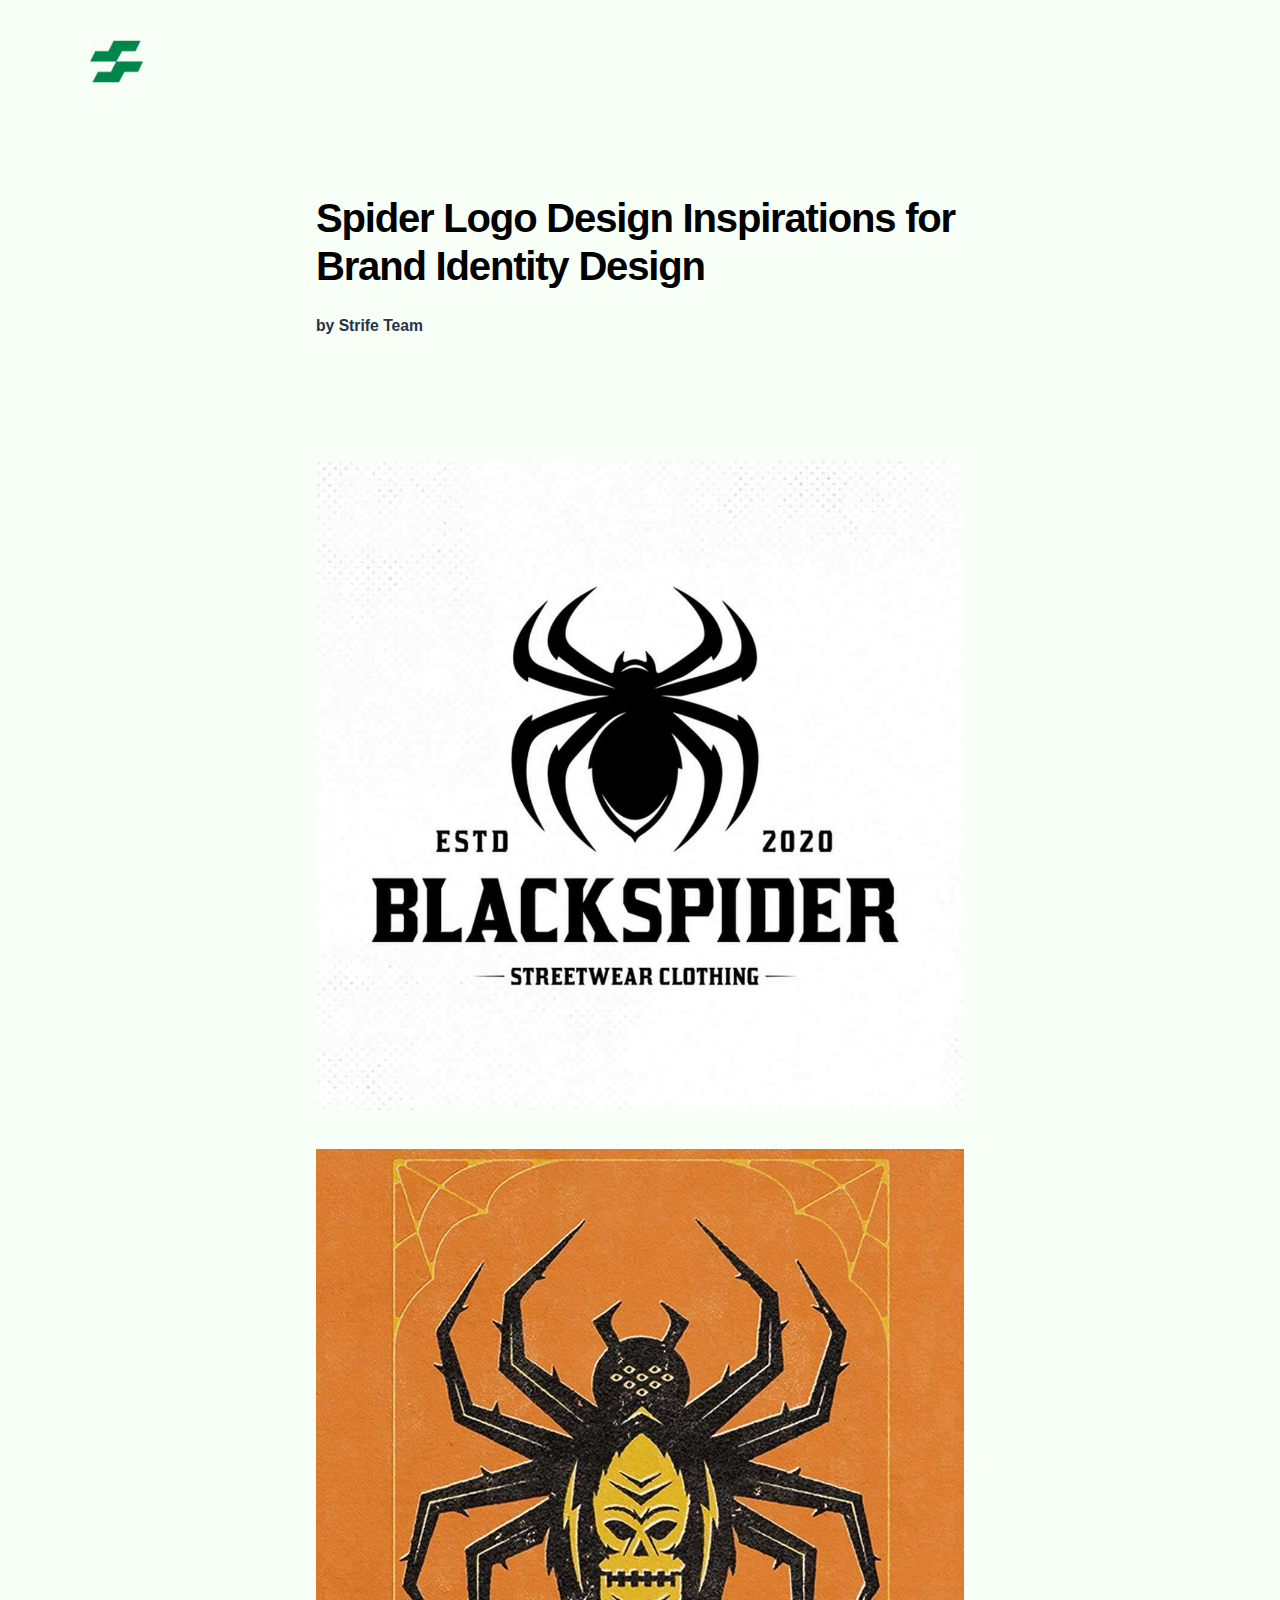
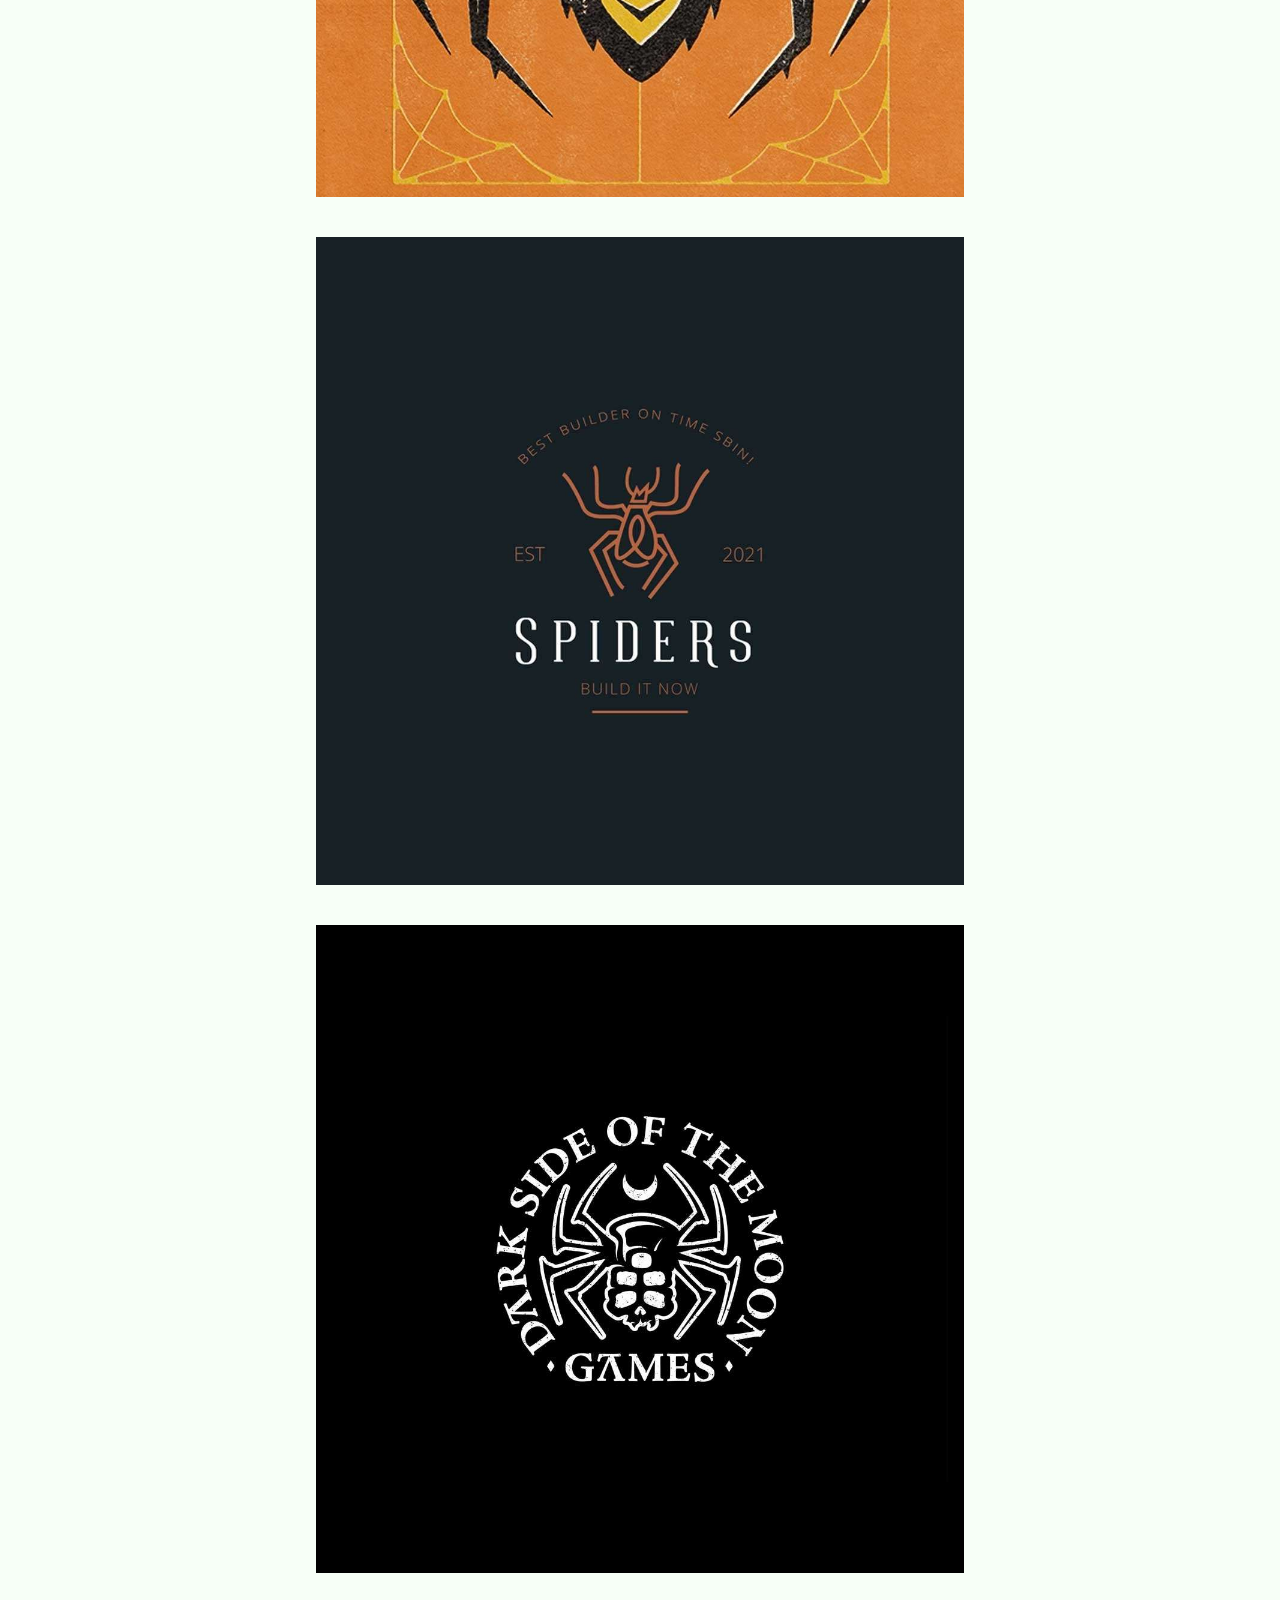
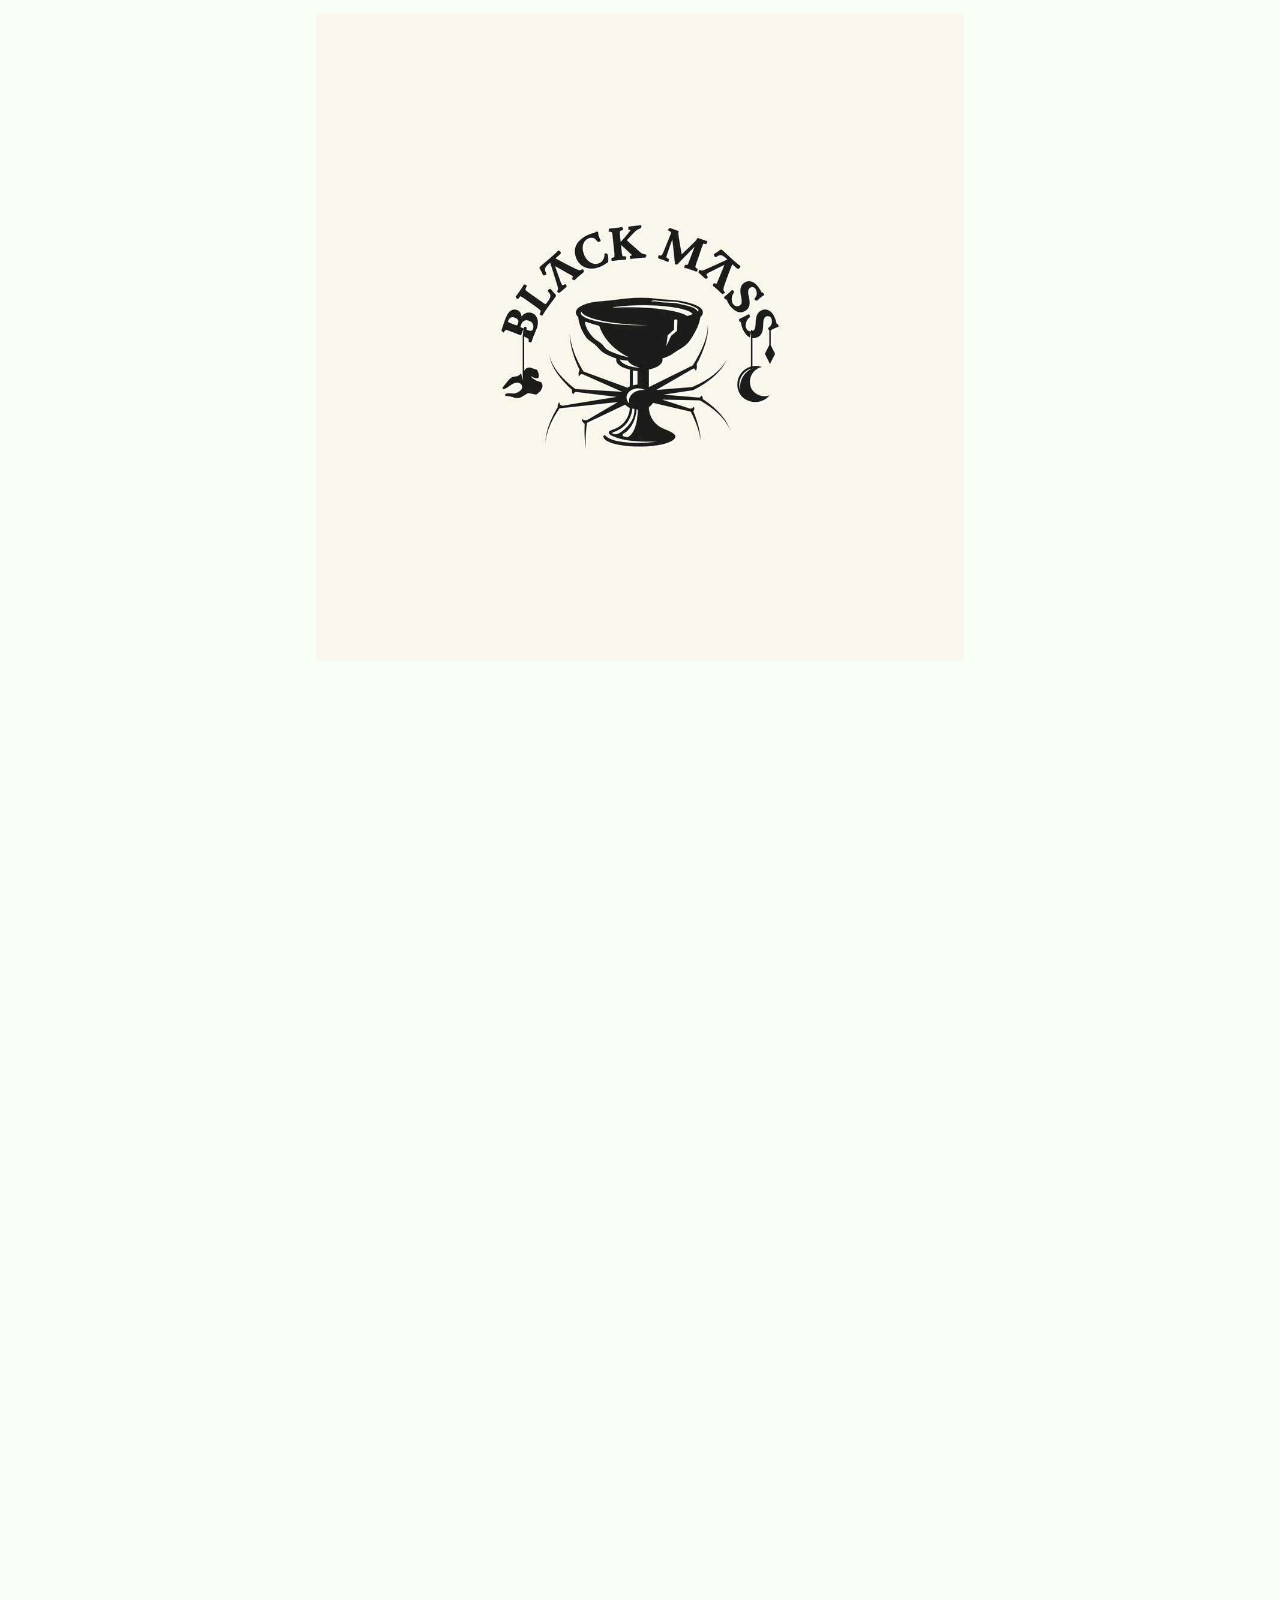
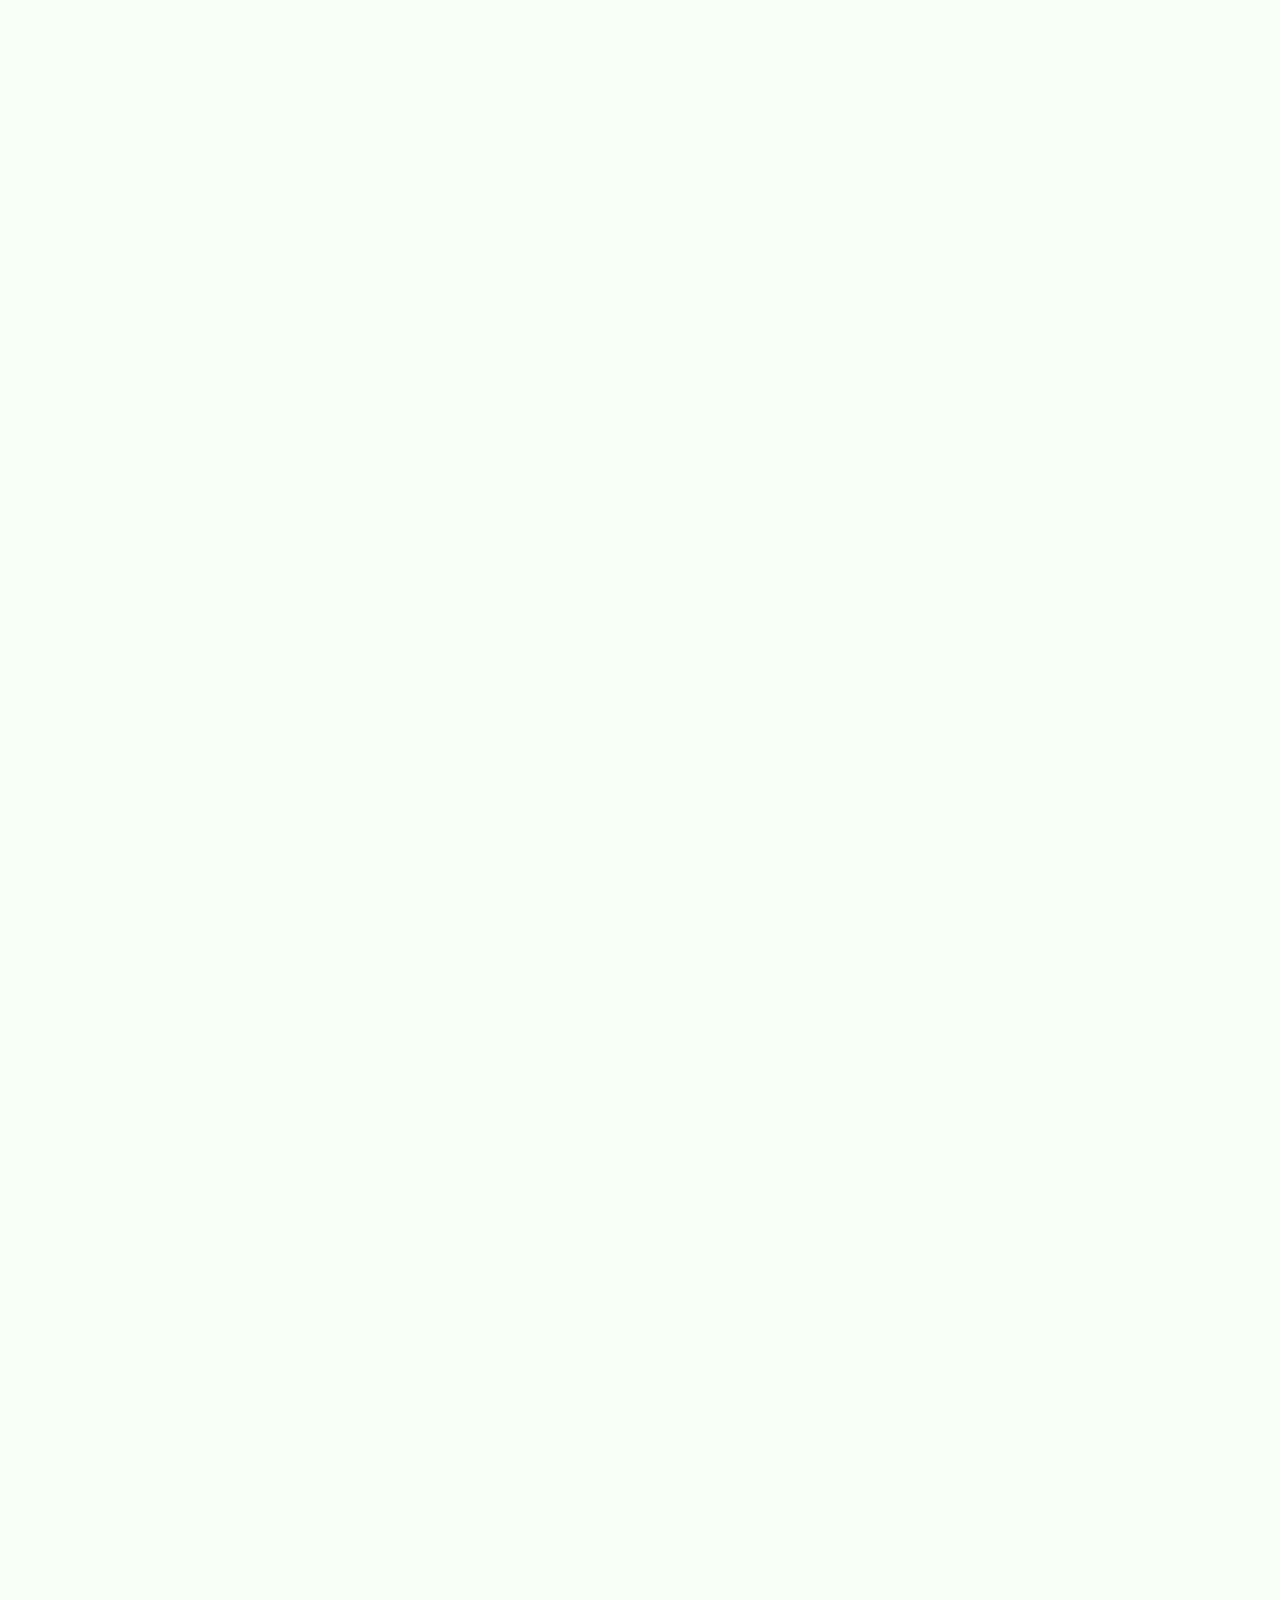
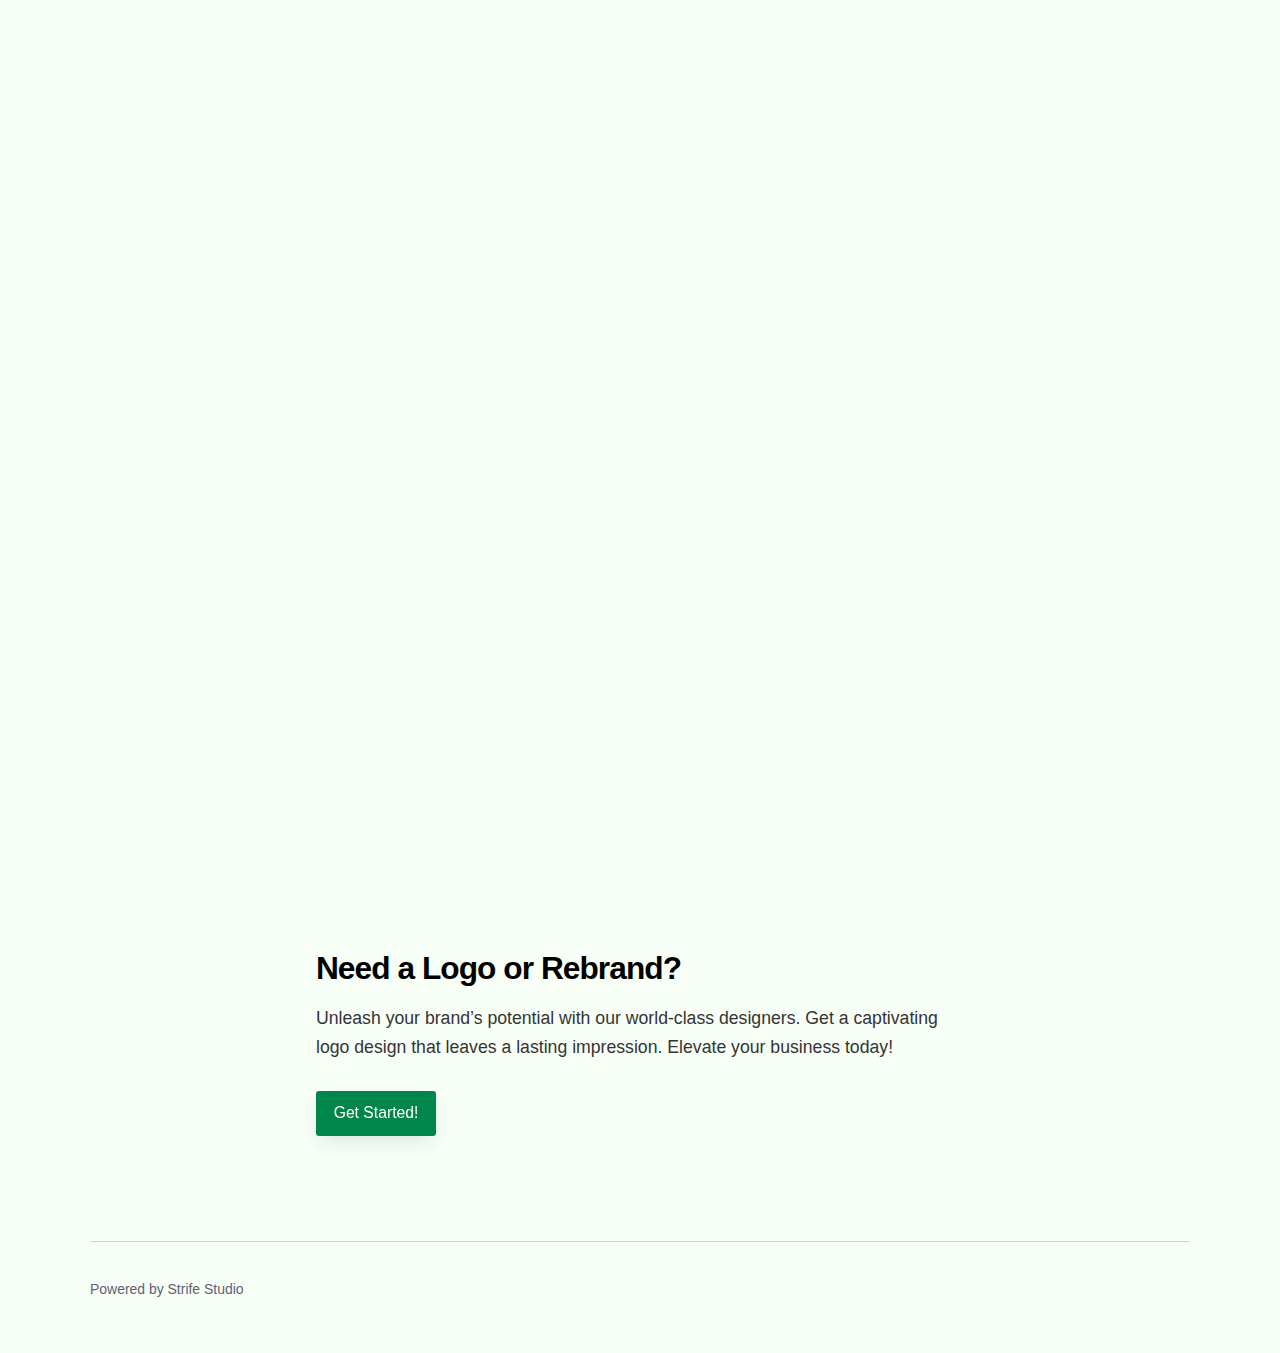
<file: spider-logo-design-ideas.html>
<!DOCTYPE html><html lang="en-gb"><head><meta charset="utf-8"><meta http-equiv="X-UA-Compatible" content="IE=edge"><meta name="viewport" content="width=device-width,initial-scale=1"><title>Spider Logo Design Ideas</title><meta name="description" content="Need a Logo or Rebrand? Unleash your brand’s potential with our world-class designers. Get a captivating logo design that leaves&hellip;"><meta name="generator" content="Publii Open-Source CMS for Static Site"><link rel="canonical" href="https://studiocloud.github.io/strifestudio/spider-logo-design-ideas.html"><link rel="alternate" type="application/atom+xml" href="https://studiocloud.github.io/strifestudio/feed.xml"><link rel="alternate" type="application/json" href="https://studiocloud.github.io/strifestudio/feed.json"><meta property="og:title" content="Spider Logo Design Inspirations for Brand Identity Design"><meta property="og:image" content="https://studiocloud.github.io/strifestudio/media/posts/6/spider-logo-ideas.jpg"><meta property="og:image:width" content="800"><meta property="og:image:height" content="400"><meta property="og:site_name" content="From Strife Studio"><meta property="og:description" content="Need a Logo or Rebrand? Unleash your brand’s potential with our world-class designers. Get a captivating logo design that leaves&hellip;"><meta property="og:url" content="https://studiocloud.github.io/strifestudio/spider-logo-design-ideas.html"><meta property="og:type" content="article"><link rel="shortcut icon" href="https://studiocloud.github.io/strifestudio/media/website/strife-studio-2.png" type="image/x-icon"><link rel="shortcut icon" href="https://studiocloud.github.io/strifestudio/media/website/strife-studio-2.png" type="image/x-icon"><link rel="stylesheet" href="https://studiocloud.github.io/strifestudio/assets/css/style.css?v=ef82bed5156f0d63e6554fbe972a72e0"><script type="application/ld+json">{"@context":"http://schema.org","@type":"Article","mainEntityOfPage":{"@type":"WebPage","@id":"https://studiocloud.github.io/strifestudio/spider-logo-design-ideas.html"},"headline":"Spider Logo Design Inspirations for Brand Identity Design","datePublished":"2023-07-11T22:29","dateModified":"2023-07-11T22:31","image":{"@type":"ImageObject","url":"https://studiocloud.github.io/strifestudio/media/posts/6/spider-logo-ideas.jpg","height":400,"width":800},"description":"Need a Logo or Rebrand? Unleash your brand’s potential with our world-class designers. Get a captivating logo design that leaves&hellip;","author":{"@type":"Person","name":"by Strife Team","url":"https://studiocloud.github.io/strifestudio/authors/by-strife-team/"},"publisher":{"@type":"Organization","name":"by Strife Team","logo":{"@type":"ImageObject","url":"https://studiocloud.github.io/strifestudio/media/website/strife-studio.png","height":1024,"width":1024}}}</script><noscript><style>img[loading] {
                    opacity: 1;
                }</style></noscript></head><body class="lines"><div class="container lines lines--right"><header class="header"><a href="https://studiocloud.github.io/strifestudio/" class="logo"><img src="https://studiocloud.github.io/strifestudio/media/website/strife-studio.png" alt="From Strife Studio" width="1024" height="1024"></a></header><main class="main"><article class="post"><header class="post__inner post__header"><h1 class="post__title">Spider Logo Design Inspirations for Brand Identity Design</h1><div class="post__meta"><div class="post__meta__left"><a href="https://studiocloud.github.io/strifestudio/authors/by-strife-team/" class="invert post__author" rel="author" title="by Strife Team">by Strife Team</a></div></div></header><figure class="post__featured-image"><div class="post__featured-image__inner is-img-loading"><img src="https://studiocloud.github.io/strifestudio/media/posts/6/spider-logo-ideas.jpg" srcset="https://studiocloud.github.io/strifestudio/media/posts/6/responsive/spider-logo-ideas-xs.jpg 384w, https://studiocloud.github.io/strifestudio/media/posts/6/responsive/spider-logo-ideas-sm.jpg 600w, https://studiocloud.github.io/strifestudio/media/posts/6/responsive/spider-logo-ideas-md.jpg 768w, https://studiocloud.github.io/strifestudio/media/posts/6/responsive/spider-logo-ideas-lg.jpg 1200w, https://studiocloud.github.io/strifestudio/media/posts/6/responsive/spider-logo-ideas-xl.jpg 1600w" sizes="(min-width: 37.5em) 1600px, 80vw" loading="eager" height="400" width="800" alt=""></div></figure><div class="post__inner"><div class="post__entry"><figure class="post__image post__image--center"><img loading="lazy" src="https://studiocloud.github.io/strifestudio/media/posts/6/Alberto-Bernabe.jpg" height="1080" width="1080" alt="" sizes="(min-width: 37.5em) 1600px, 80vw" srcset="https://studiocloud.github.io/strifestudio/media/posts/6/responsive/Alberto-Bernabe-xs.jpg 384w, https://studiocloud.github.io/strifestudio/media/posts/6/responsive/Alberto-Bernabe-sm.jpg 600w, https://studiocloud.github.io/strifestudio/media/posts/6/responsive/Alberto-Bernabe-md.jpg 768w, https://studiocloud.github.io/strifestudio/media/posts/6/responsive/Alberto-Bernabe-lg.jpg 1200w, https://studiocloud.github.io/strifestudio/media/posts/6/responsive/Alberto-Bernabe-xl.jpg 1600w"></figure><figure class="post__image post__image--center"><img loading="lazy" src="https://studiocloud.github.io/strifestudio/media/posts/6/Alex-Anderson.jpg" height="1080" width="1080" alt="" sizes="(min-width: 37.5em) 1600px, 80vw" srcset="https://studiocloud.github.io/strifestudio/media/posts/6/responsive/Alex-Anderson-xs.jpg 384w, https://studiocloud.github.io/strifestudio/media/posts/6/responsive/Alex-Anderson-sm.jpg 600w, https://studiocloud.github.io/strifestudio/media/posts/6/responsive/Alex-Anderson-md.jpg 768w, https://studiocloud.github.io/strifestudio/media/posts/6/responsive/Alex-Anderson-lg.jpg 1200w, https://studiocloud.github.io/strifestudio/media/posts/6/responsive/Alex-Anderson-xl.jpg 1600w"></figure><figure class="post__image post__image--center"><img loading="lazy" src="https://studiocloud.github.io/strifestudio/media/posts/6/AMdesignspack.jpg" height="1080" width="1080" alt="" sizes="(min-width: 37.5em) 1600px, 80vw" srcset="https://studiocloud.github.io/strifestudio/media/posts/6/responsive/AMdesignspack-xs.jpg 384w, https://studiocloud.github.io/strifestudio/media/posts/6/responsive/AMdesignspack-sm.jpg 600w, https://studiocloud.github.io/strifestudio/media/posts/6/responsive/AMdesignspack-md.jpg 768w, https://studiocloud.github.io/strifestudio/media/posts/6/responsive/AMdesignspack-lg.jpg 1200w, https://studiocloud.github.io/strifestudio/media/posts/6/responsive/AMdesignspack-xl.jpg 1600w"></figure><figure class="post__image post__image--center"><img loading="lazy" src="https://studiocloud.github.io/strifestudio/media/posts/6/Ivan.jpg" height="1080" width="1080" alt="" sizes="(min-width: 37.5em) 1600px, 80vw" srcset="https://studiocloud.github.io/strifestudio/media/posts/6/responsive/Ivan-xs.jpg 384w, https://studiocloud.github.io/strifestudio/media/posts/6/responsive/Ivan-sm.jpg 600w, https://studiocloud.github.io/strifestudio/media/posts/6/responsive/Ivan-md.jpg 768w, https://studiocloud.github.io/strifestudio/media/posts/6/responsive/Ivan-lg.jpg 1200w, https://studiocloud.github.io/strifestudio/media/posts/6/responsive/Ivan-xl.jpg 1600w"></figure><figure class="post__image post__image--center"><img loading="lazy" src="https://studiocloud.github.io/strifestudio/media/posts/6/Ivan2.jpg" height="1080" width="1080" alt="" sizes="(min-width: 37.5em) 1600px, 80vw" srcset="https://studiocloud.github.io/strifestudio/media/posts/6/responsive/Ivan2-xs.jpg 384w, https://studiocloud.github.io/strifestudio/media/posts/6/responsive/Ivan2-sm.jpg 600w, https://studiocloud.github.io/strifestudio/media/posts/6/responsive/Ivan2-md.jpg 768w, https://studiocloud.github.io/strifestudio/media/posts/6/responsive/Ivan2-lg.jpg 1200w, https://studiocloud.github.io/strifestudio/media/posts/6/responsive/Ivan2-xl.jpg 1600w"></figure><figure class="post__image post__image--center"><img loading="lazy" src="https://studiocloud.github.io/strifestudio/media/posts/6/Lara-Iskritskaya.jpg" height="1080" width="1080" alt="" sizes="(min-width: 37.5em) 1600px, 80vw" srcset="https://studiocloud.github.io/strifestudio/media/posts/6/responsive/Lara-Iskritskaya-xs.jpg 384w, https://studiocloud.github.io/strifestudio/media/posts/6/responsive/Lara-Iskritskaya-sm.jpg 600w, https://studiocloud.github.io/strifestudio/media/posts/6/responsive/Lara-Iskritskaya-md.jpg 768w, https://studiocloud.github.io/strifestudio/media/posts/6/responsive/Lara-Iskritskaya-lg.jpg 1200w, https://studiocloud.github.io/strifestudio/media/posts/6/responsive/Lara-Iskritskaya-xl.jpg 1600w"></figure><figure class="post__image post__image--center"><img loading="lazy" src="https://studiocloud.github.io/strifestudio/media/posts/6/Nagual.jpg" height="1080" width="1080" alt="" sizes="(min-width: 37.5em) 1600px, 80vw" srcset="https://studiocloud.github.io/strifestudio/media/posts/6/responsive/Nagual-xs.jpg 384w, https://studiocloud.github.io/strifestudio/media/posts/6/responsive/Nagual-sm.jpg 600w, https://studiocloud.github.io/strifestudio/media/posts/6/responsive/Nagual-md.jpg 768w, https://studiocloud.github.io/strifestudio/media/posts/6/responsive/Nagual-lg.jpg 1200w, https://studiocloud.github.io/strifestudio/media/posts/6/responsive/Nagual-xl.jpg 1600w"></figure><figure class="post__image post__image--center"><img loading="lazy" src="https://studiocloud.github.io/strifestudio/media/posts/6/Nikoloz-Molodinashvili.jpg" height="1080" width="1080" alt="" sizes="(min-width: 37.5em) 1600px, 80vw" srcset="https://studiocloud.github.io/strifestudio/media/posts/6/responsive/Nikoloz-Molodinashvili-xs.jpg 384w, https://studiocloud.github.io/strifestudio/media/posts/6/responsive/Nikoloz-Molodinashvili-sm.jpg 600w, https://studiocloud.github.io/strifestudio/media/posts/6/responsive/Nikoloz-Molodinashvili-md.jpg 768w, https://studiocloud.github.io/strifestudio/media/posts/6/responsive/Nikoloz-Molodinashvili-lg.jpg 1200w, https://studiocloud.github.io/strifestudio/media/posts/6/responsive/Nikoloz-Molodinashvili-xl.jpg 1600w"></figure><figure class="post__image post__image--center"><img loading="lazy" src="https://studiocloud.github.io/strifestudio/media/posts/6/Rihan-Art.jpg" height="1080" width="1080" alt="" sizes="(min-width: 37.5em) 1600px, 80vw" srcset="https://studiocloud.github.io/strifestudio/media/posts/6/responsive/Rihan-Art-xs.jpg 384w, https://studiocloud.github.io/strifestudio/media/posts/6/responsive/Rihan-Art-sm.jpg 600w, https://studiocloud.github.io/strifestudio/media/posts/6/responsive/Rihan-Art-md.jpg 768w, https://studiocloud.github.io/strifestudio/media/posts/6/responsive/Rihan-Art-lg.jpg 1200w, https://studiocloud.github.io/strifestudio/media/posts/6/responsive/Rihan-Art-xl.jpg 1600w"></figure><figure class="post__image post__image--center"><img loading="lazy" src="https://studiocloud.github.io/strifestudio/media/posts/6/Yuri-Kartashev.jpg" height="1080" width="1080" alt="" sizes="(min-width: 37.5em) 1600px, 80vw" srcset="https://studiocloud.github.io/strifestudio/media/posts/6/responsive/Yuri-Kartashev-xs.jpg 384w, https://studiocloud.github.io/strifestudio/media/posts/6/responsive/Yuri-Kartashev-sm.jpg 600w, https://studiocloud.github.io/strifestudio/media/posts/6/responsive/Yuri-Kartashev-md.jpg 768w, https://studiocloud.github.io/strifestudio/media/posts/6/responsive/Yuri-Kartashev-lg.jpg 1200w, https://studiocloud.github.io/strifestudio/media/posts/6/responsive/Yuri-Kartashev-xl.jpg 1600w"></figure><h2 id="need-a-logo-or-rebrand">Need a Logo or Rebrand?</h2><p>Unleash your brand’s potential with our world-class designers. Get a captivating logo design that leaves a lasting impression. Elevate your business today!</p><div class="button01"><button onclick="window.location.href='https://strifestudio.com/';">Get Started!</button></div></div></div></article></main><footer class="footer"><div class="footer__left"><div class="footer__copy">Powered by Strife Studio</div></div><button onclick="backToTopFunction()" id="backToTop" class="footer__bttop" aria-label="Back to top" title="Back to top"><svg><use xlink:href="https://studiocloud.github.io/strifestudio/assets/svg/svg-map.svg#toparrow"/></svg></button></footer></div><script>window.publiiThemeMenuConfig = { mobileMenuMode: 'sidebar', animationSpeed: 300, submenuWidth: 'auto', doubleClickTime: 500, mobileMenuExpandableSubmenus: true, relatedContainerForOverlayMenuSelector: '.navbar', };</script><script defer="defer" src="https://studiocloud.github.io/strifestudio/assets/js/scripts.min.js?v=6450cfc483efd7e58ed8ad5b64050d3e"></script><script>function publiiDetectLoadedImages () {
         var images = document.querySelectorAll('img[loading]:not(.is-loaded)');
         for (var i = 0; i < images.length; i++) {
            if (images[i].complete) {
               images[i].classList.add('is-loaded');
               images[i].parentNode.classList.remove('is-img-loading');
            } else {
               images[i].addEventListener('load', function () {
                  this.classList.add('is-loaded');
                  this.parentNode.classList.remove('is-img-loading');
               }, false);
            }
         }
      }
      publiiDetectLoadedImages();</script></body></html>
</file>
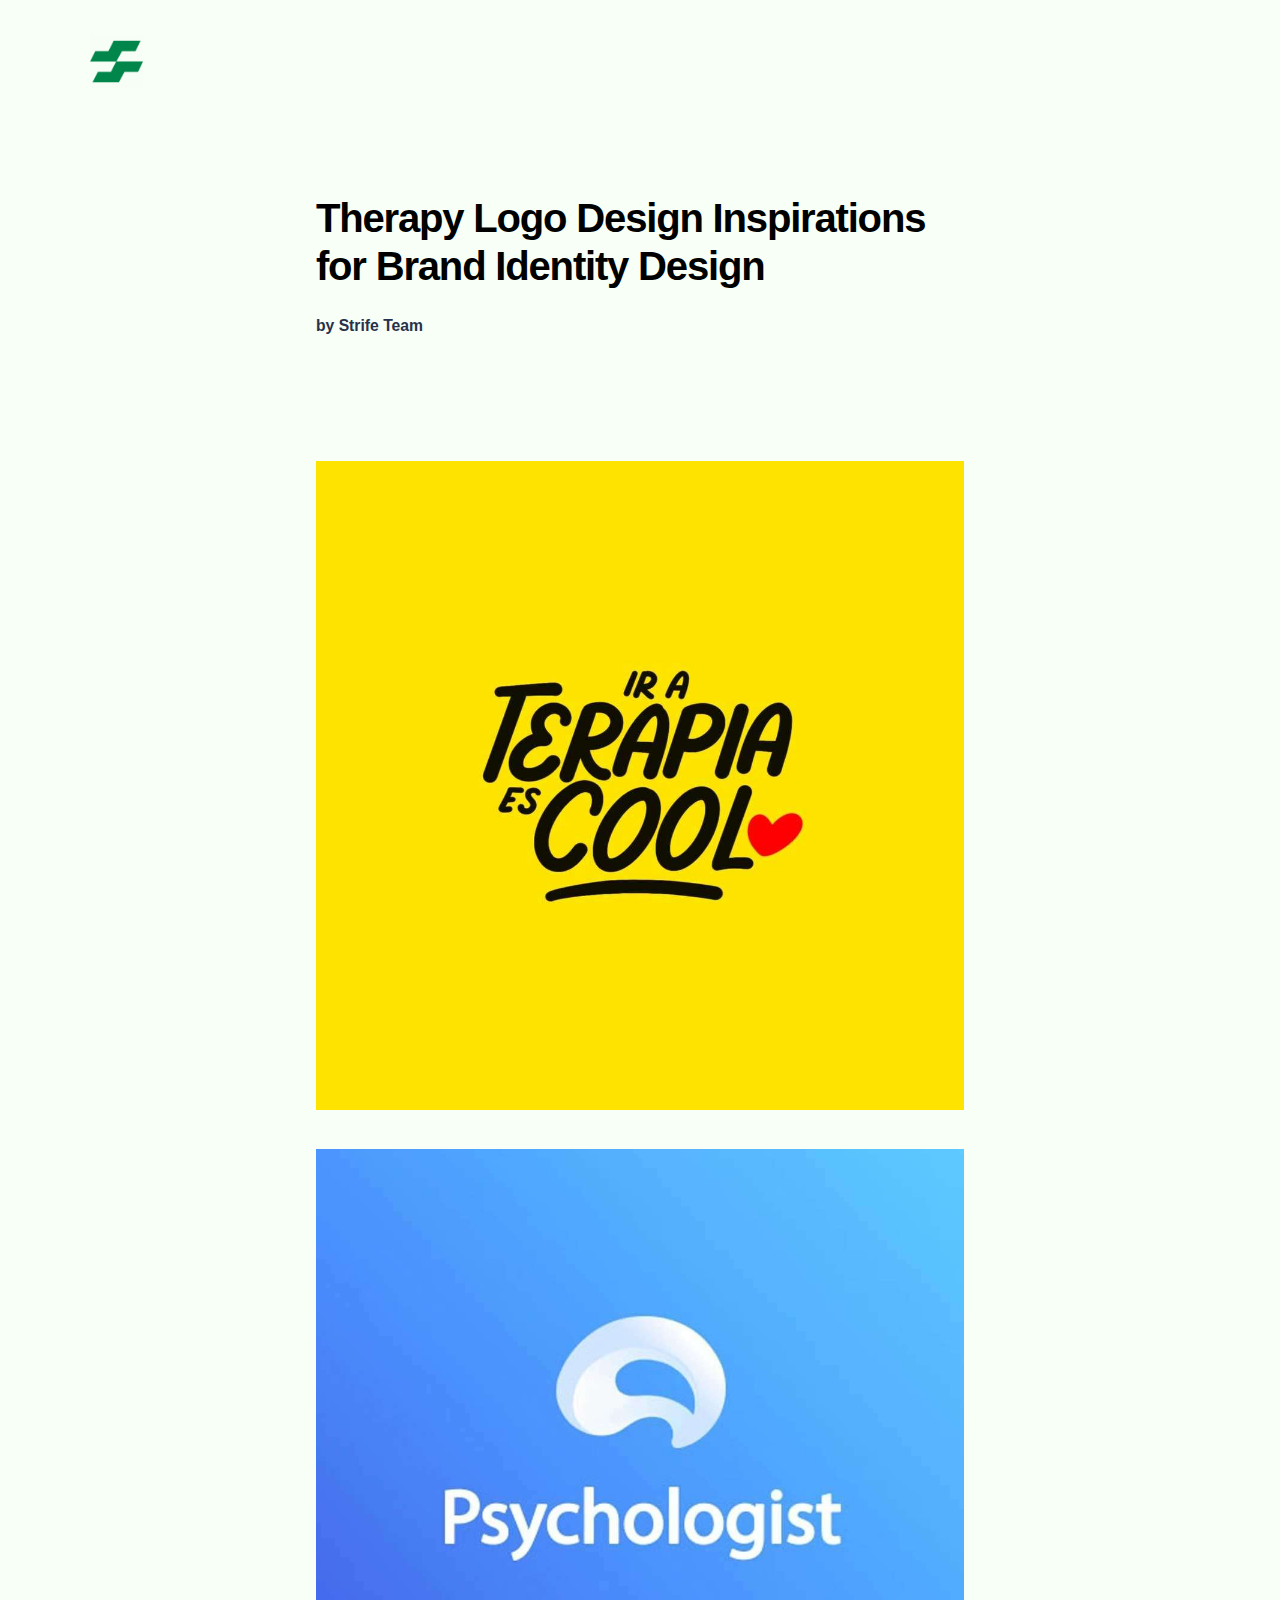
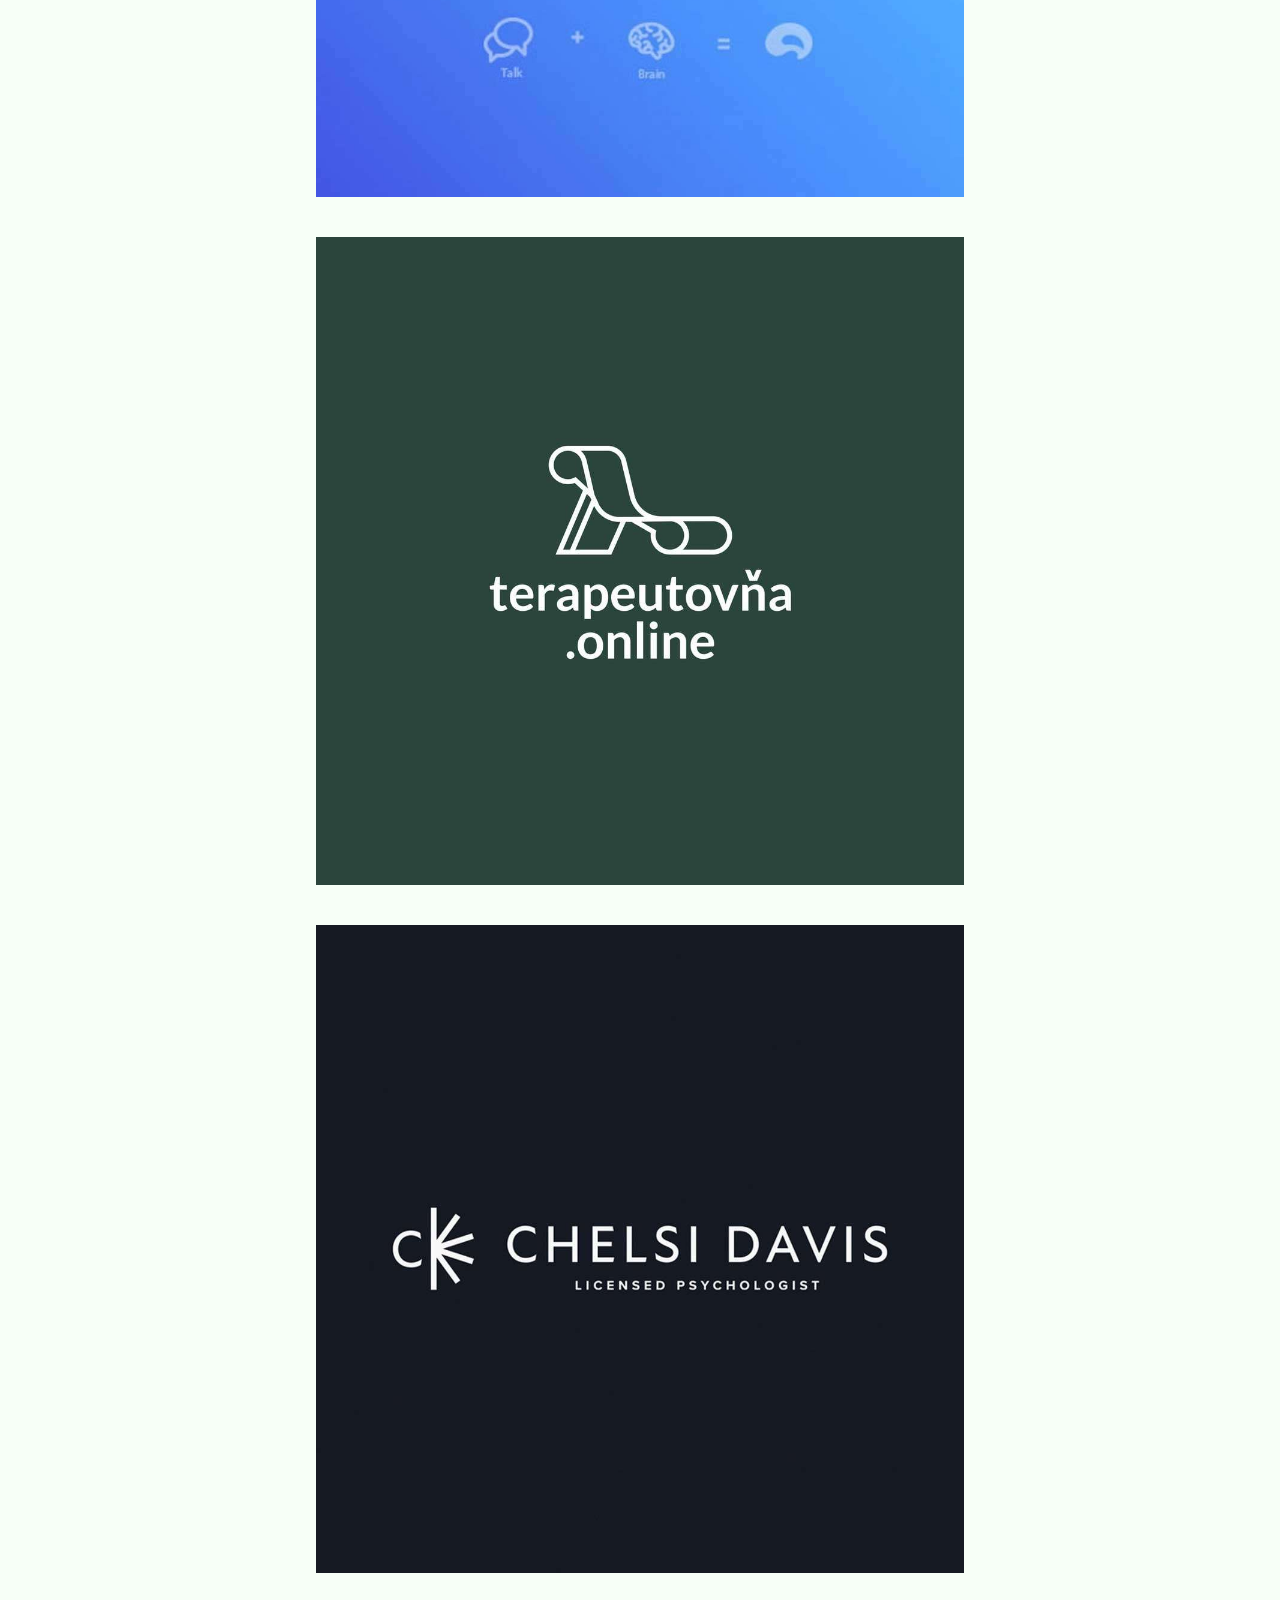
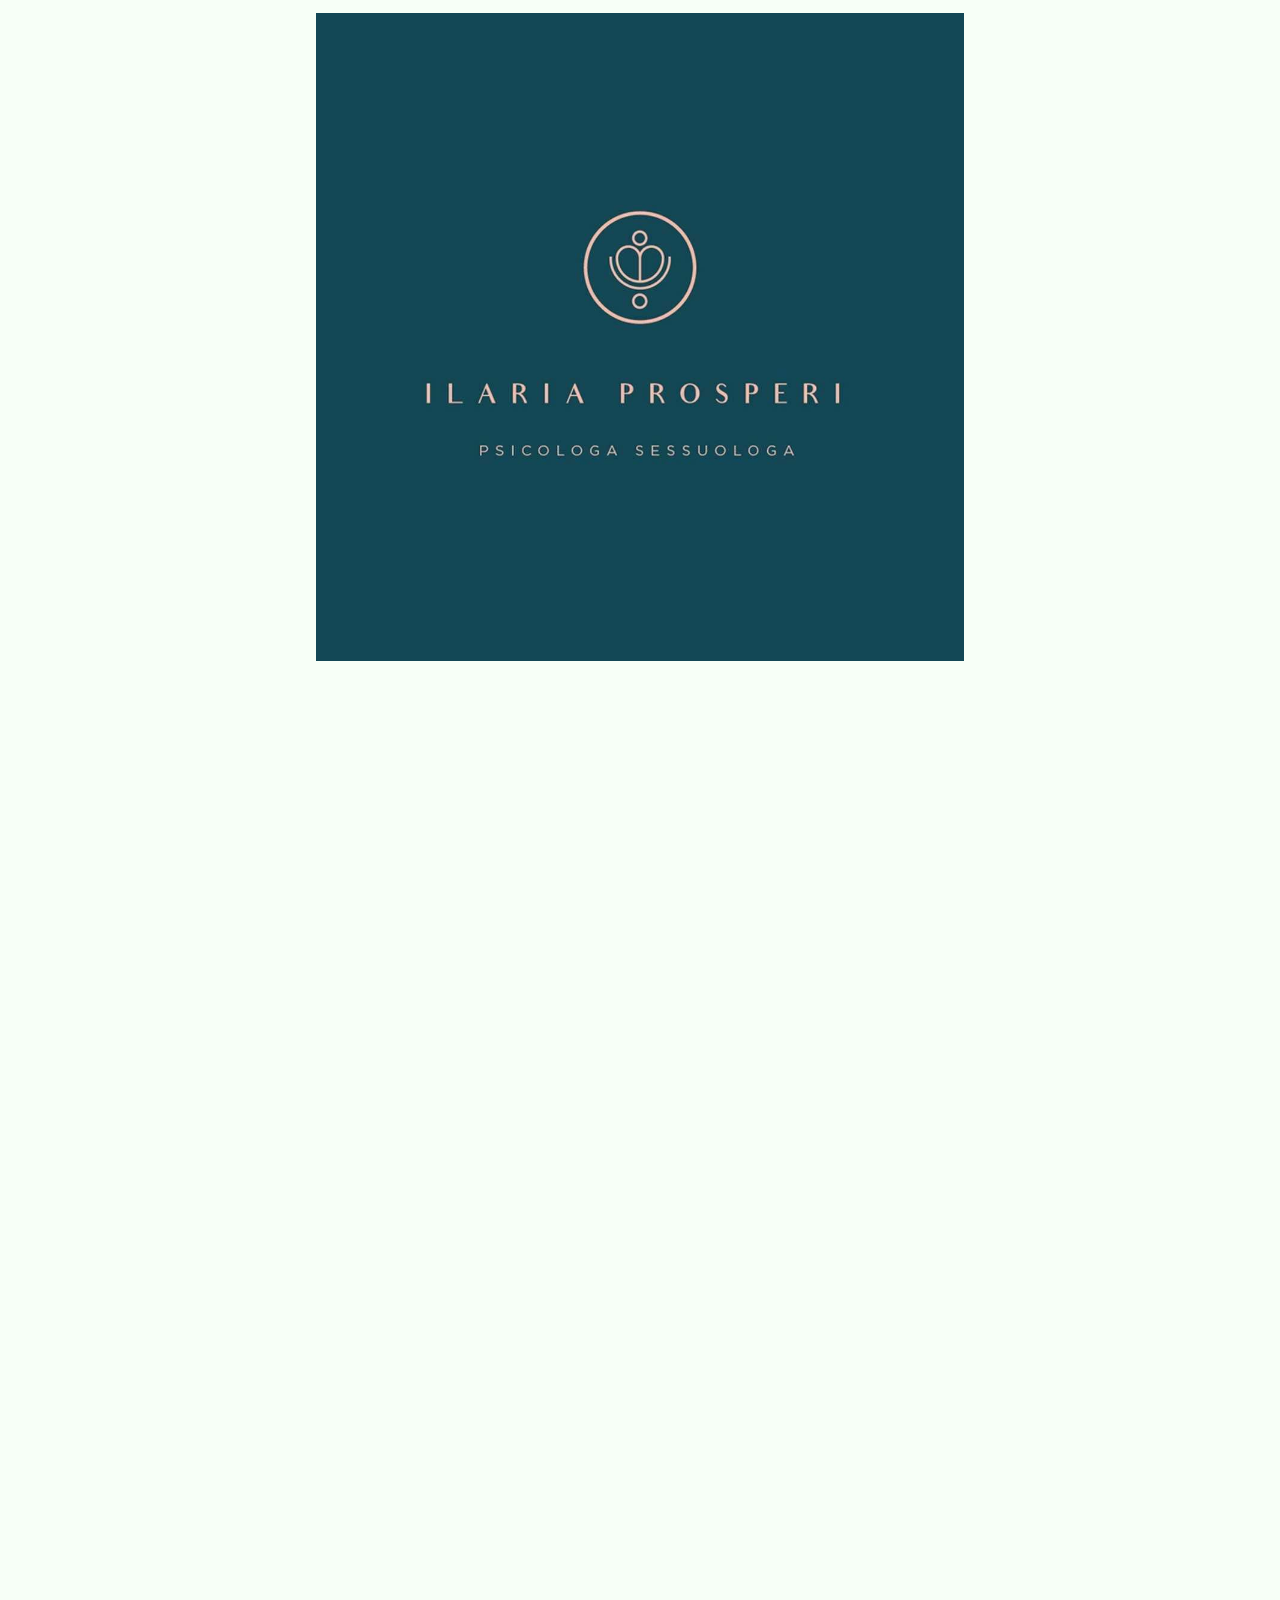
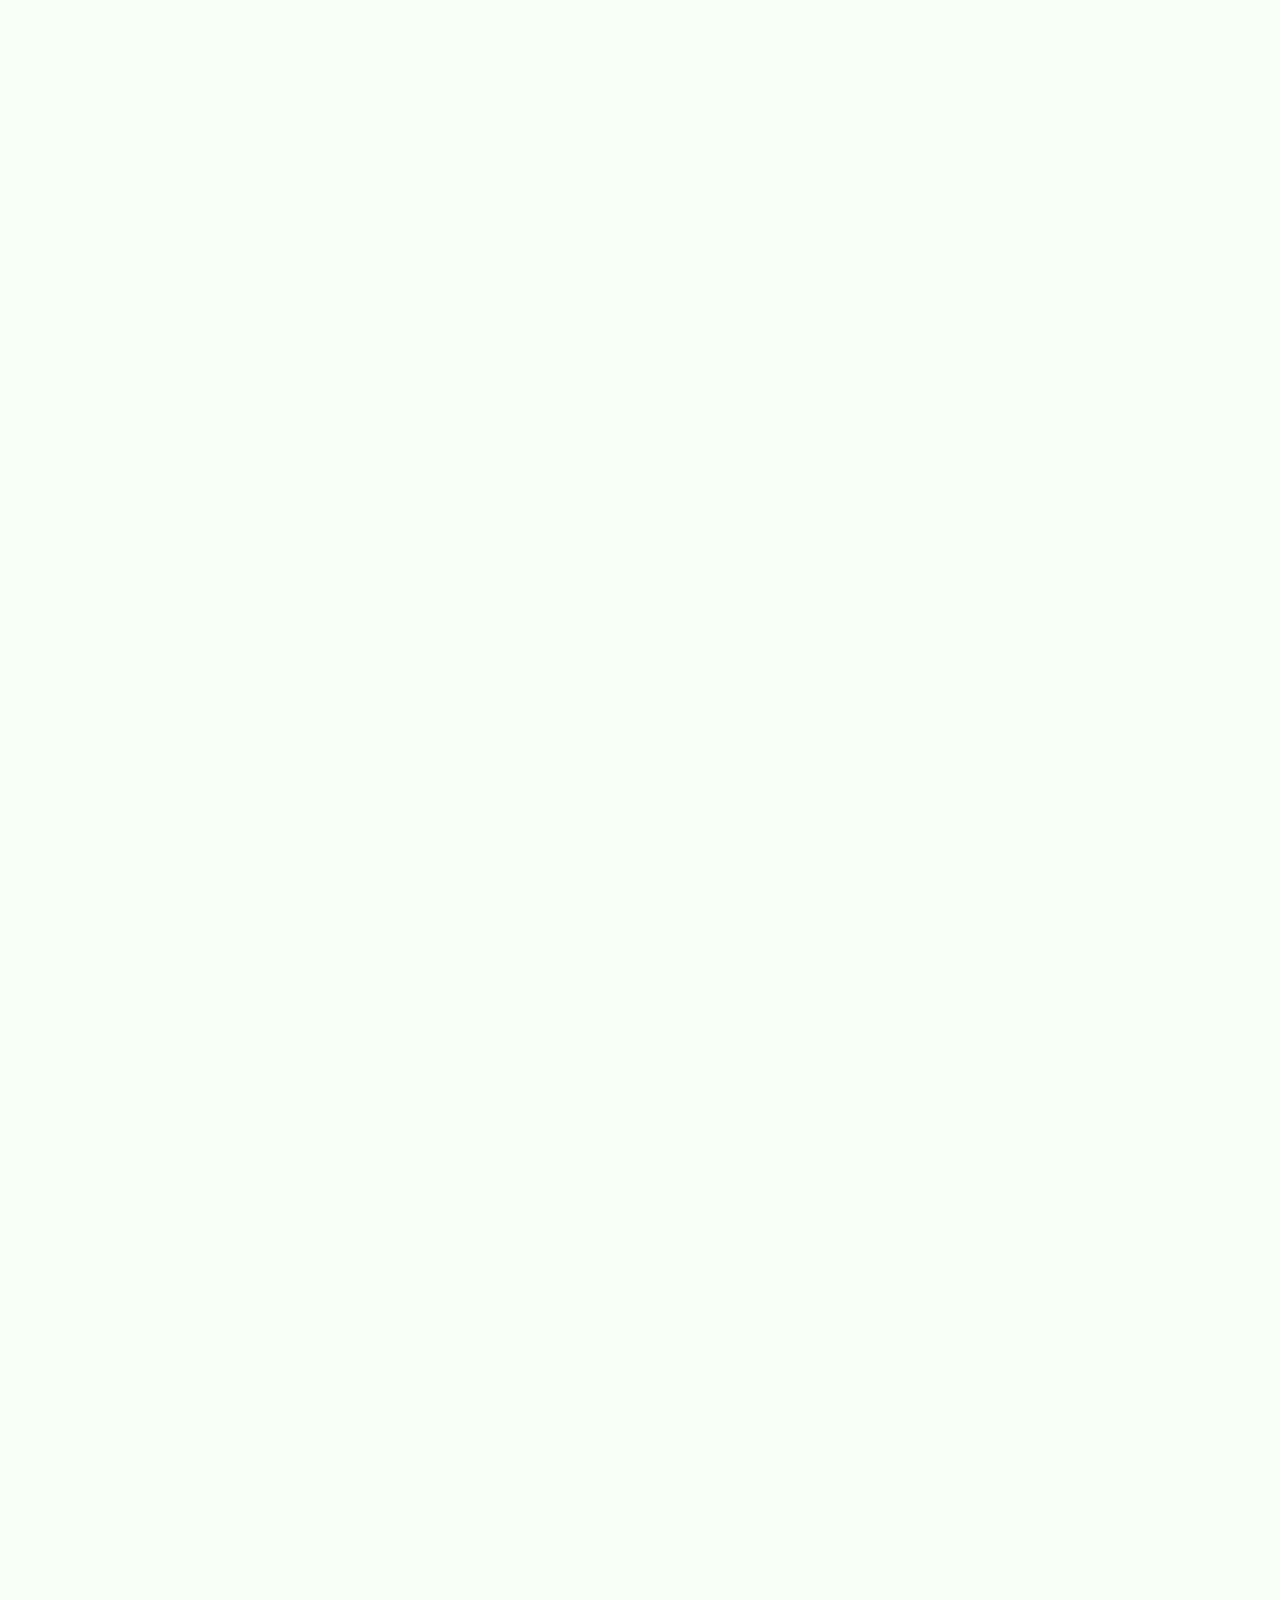
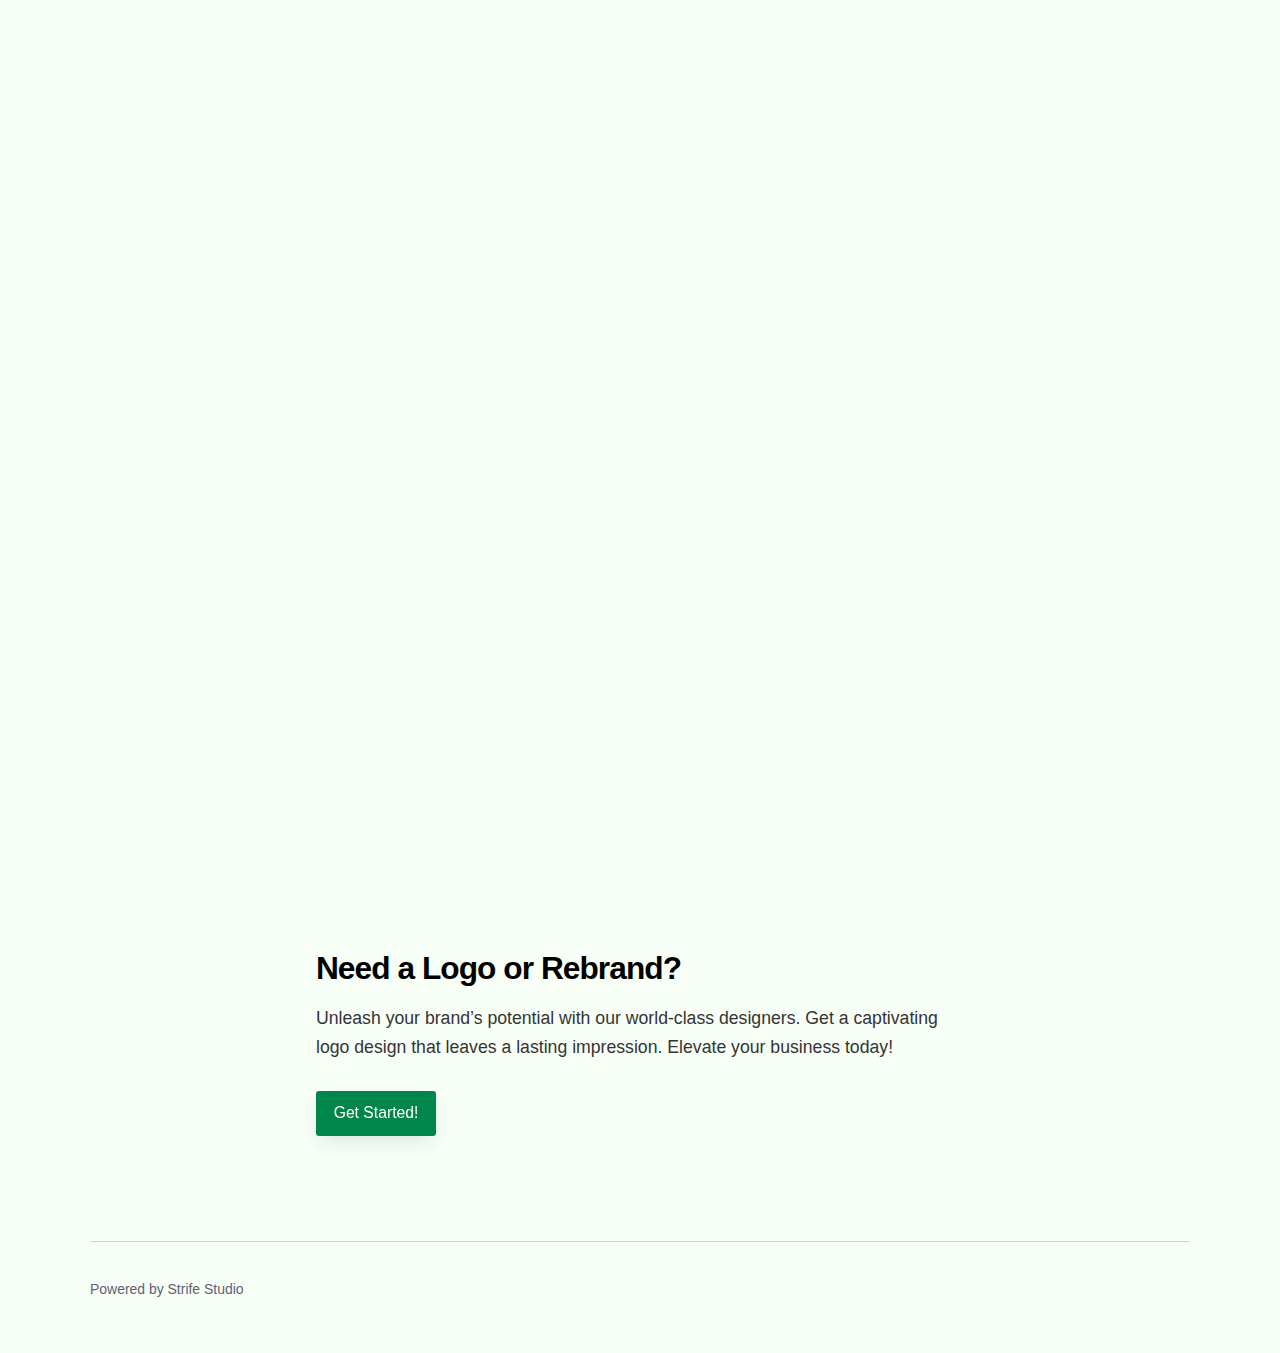
<file: therapy-logo-design-inspirations-for-brand-identity-design.html>
<!DOCTYPE html><html lang="en-gb"><head><meta charset="utf-8"><meta http-equiv="X-UA-Compatible" content="IE=edge"><meta name="viewport" content="width=device-width,initial-scale=1"><title>Therapy Care Logo Design Ideas</title><meta name="description" content="Need a Logo or Rebrand? Unleash your brand’s potential with our world-class designers. Get a captivating logo design that leaves&hellip;"><meta name="generator" content="Publii Open-Source CMS for Static Site"><link rel="canonical" href="https://studiocloud.github.io/strifestudio/therapy-logo-design-inspirations-for-brand-identity-design.html"><link rel="alternate" type="application/atom+xml" href="https://studiocloud.github.io/strifestudio/feed.xml"><link rel="alternate" type="application/json" href="https://studiocloud.github.io/strifestudio/feed.json"><meta property="og:title" content="Therapy Logo Design Inspirations for Brand Identity Design"><meta property="og:image" content="https://studiocloud.github.io/strifestudio/media/posts/9/psychologist-logo-ideas.jpg"><meta property="og:image:width" content="800"><meta property="og:image:height" content="400"><meta property="og:site_name" content="From Strife Studio"><meta property="og:description" content="Need a Logo or Rebrand? Unleash your brand’s potential with our world-class designers. Get a captivating logo design that leaves&hellip;"><meta property="og:url" content="https://studiocloud.github.io/strifestudio/therapy-logo-design-inspirations-for-brand-identity-design.html"><meta property="og:type" content="article"><link rel="shortcut icon" href="https://studiocloud.github.io/strifestudio/media/website/strife-studio-2.png" type="image/x-icon"><link rel="shortcut icon" href="https://studiocloud.github.io/strifestudio/media/website/strife-studio-2.png" type="image/x-icon"><link rel="stylesheet" href="https://studiocloud.github.io/strifestudio/assets/css/style.css?v=ef82bed5156f0d63e6554fbe972a72e0"><script type="application/ld+json">{"@context":"http://schema.org","@type":"Article","mainEntityOfPage":{"@type":"WebPage","@id":"https://studiocloud.github.io/strifestudio/therapy-logo-design-inspirations-for-brand-identity-design.html"},"headline":"Therapy Logo Design Inspirations for Brand Identity Design","datePublished":"2023-07-12T00:51","dateModified":"2023-07-12T00:52","image":{"@type":"ImageObject","url":"https://studiocloud.github.io/strifestudio/media/posts/9/psychologist-logo-ideas.jpg","height":400,"width":800},"description":"Need a Logo or Rebrand? Unleash your brand’s potential with our world-class designers. Get a captivating logo design that leaves&hellip;","author":{"@type":"Person","name":"by Strife Team","url":"https://studiocloud.github.io/strifestudio/authors/by-strife-team/"},"publisher":{"@type":"Organization","name":"by Strife Team","logo":{"@type":"ImageObject","url":"https://studiocloud.github.io/strifestudio/media/website/strife-studio.png","height":1024,"width":1024}}}</script><noscript><style>img[loading] {
                    opacity: 1;
                }</style></noscript></head><body class="lines"><div class="container lines lines--right"><header class="header"><a href="https://studiocloud.github.io/strifestudio/" class="logo"><img src="https://studiocloud.github.io/strifestudio/media/website/strife-studio.png" alt="From Strife Studio" width="1024" height="1024"></a></header><main class="main"><article class="post"><header class="post__inner post__header"><h1 class="post__title">Therapy Logo Design Inspirations for Brand Identity Design</h1><div class="post__meta"><div class="post__meta__left"><a href="https://studiocloud.github.io/strifestudio/authors/by-strife-team/" class="invert post__author" rel="author" title="by Strife Team">by Strife Team</a></div></div></header><figure class="post__featured-image"><div class="post__featured-image__inner is-img-loading"><img src="https://studiocloud.github.io/strifestudio/media/posts/9/psychologist-logo-ideas.jpg" srcset="https://studiocloud.github.io/strifestudio/media/posts/9/responsive/psychologist-logo-ideas-xs.jpg 384w, https://studiocloud.github.io/strifestudio/media/posts/9/responsive/psychologist-logo-ideas-sm.jpg 600w, https://studiocloud.github.io/strifestudio/media/posts/9/responsive/psychologist-logo-ideas-md.jpg 768w, https://studiocloud.github.io/strifestudio/media/posts/9/responsive/psychologist-logo-ideas-lg.jpg 1200w, https://studiocloud.github.io/strifestudio/media/posts/9/responsive/psychologist-logo-ideas-xl.jpg 1600w" sizes="(min-width: 37.5em) 1600px, 80vw" loading="eager" height="400" width="800" alt=""></div></figure><div class="post__inner"><div class="post__entry"><figure class="post__image post__image--center"><img loading="lazy" src="https://studiocloud.github.io/strifestudio/media/posts/9/Ale-Hernandez.jpg" height="1080" width="1080" alt="" sizes="(min-width: 37.5em) 1600px, 80vw" srcset="https://studiocloud.github.io/strifestudio/media/posts/9/responsive/Ale-Hernandez-xs.jpg 384w, https://studiocloud.github.io/strifestudio/media/posts/9/responsive/Ale-Hernandez-sm.jpg 600w, https://studiocloud.github.io/strifestudio/media/posts/9/responsive/Ale-Hernandez-md.jpg 768w, https://studiocloud.github.io/strifestudio/media/posts/9/responsive/Ale-Hernandez-lg.jpg 1200w, https://studiocloud.github.io/strifestudio/media/posts/9/responsive/Ale-Hernandez-xl.jpg 1600w"></figure><figure class="post__image post__image--center"><img loading="lazy" src="https://studiocloud.github.io/strifestudio/media/posts/9/Alina-Zaripova.jpg" height="1080" width="1080" alt="" sizes="(min-width: 37.5em) 1600px, 80vw" srcset="https://studiocloud.github.io/strifestudio/media/posts/9/responsive/Alina-Zaripova-xs.jpg 384w, https://studiocloud.github.io/strifestudio/media/posts/9/responsive/Alina-Zaripova-sm.jpg 600w, https://studiocloud.github.io/strifestudio/media/posts/9/responsive/Alina-Zaripova-md.jpg 768w, https://studiocloud.github.io/strifestudio/media/posts/9/responsive/Alina-Zaripova-lg.jpg 1200w, https://studiocloud.github.io/strifestudio/media/posts/9/responsive/Alina-Zaripova-xl.jpg 1600w"></figure><figure class="post__image post__image--center"><img loading="lazy" src="https://studiocloud.github.io/strifestudio/media/posts/9/Andrii-Kovalchuk.jpg" height="1080" width="1080" alt="" sizes="(min-width: 37.5em) 1600px, 80vw" srcset="https://studiocloud.github.io/strifestudio/media/posts/9/responsive/Andrii-Kovalchuk-xs.jpg 384w, https://studiocloud.github.io/strifestudio/media/posts/9/responsive/Andrii-Kovalchuk-sm.jpg 600w, https://studiocloud.github.io/strifestudio/media/posts/9/responsive/Andrii-Kovalchuk-md.jpg 768w, https://studiocloud.github.io/strifestudio/media/posts/9/responsive/Andrii-Kovalchuk-lg.jpg 1200w, https://studiocloud.github.io/strifestudio/media/posts/9/responsive/Andrii-Kovalchuk-xl.jpg 1600w"></figure><figure class="post__image post__image--center"><img loading="lazy" src="https://studiocloud.github.io/strifestudio/media/posts/9/Brennan-Burling.jpg" height="1080" width="1080" alt="" sizes="(min-width: 37.5em) 1600px, 80vw" srcset="https://studiocloud.github.io/strifestudio/media/posts/9/responsive/Brennan-Burling-xs.jpg 384w, https://studiocloud.github.io/strifestudio/media/posts/9/responsive/Brennan-Burling-sm.jpg 600w, https://studiocloud.github.io/strifestudio/media/posts/9/responsive/Brennan-Burling-md.jpg 768w, https://studiocloud.github.io/strifestudio/media/posts/9/responsive/Brennan-Burling-lg.jpg 1200w, https://studiocloud.github.io/strifestudio/media/posts/9/responsive/Brennan-Burling-xl.jpg 1600w"></figure><figure class="post__image post__image--center"><img loading="lazy" src="https://studiocloud.github.io/strifestudio/media/posts/9/Daniele-Valluzzi.jpg" height="1080" width="1080" alt="" sizes="(min-width: 37.5em) 1600px, 80vw" srcset="https://studiocloud.github.io/strifestudio/media/posts/9/responsive/Daniele-Valluzzi-xs.jpg 384w, https://studiocloud.github.io/strifestudio/media/posts/9/responsive/Daniele-Valluzzi-sm.jpg 600w, https://studiocloud.github.io/strifestudio/media/posts/9/responsive/Daniele-Valluzzi-md.jpg 768w, https://studiocloud.github.io/strifestudio/media/posts/9/responsive/Daniele-Valluzzi-lg.jpg 1200w, https://studiocloud.github.io/strifestudio/media/posts/9/responsive/Daniele-Valluzzi-xl.jpg 1600w"></figure><figure class="post__image post__image--center"><img loading="lazy" src="https://studiocloud.github.io/strifestudio/media/posts/9/Dimitrije-Mikovic.jpg" height="1080" width="1080" alt="" sizes="(min-width: 37.5em) 1600px, 80vw" srcset="https://studiocloud.github.io/strifestudio/media/posts/9/responsive/Dimitrije-Mikovic-xs.jpg 384w, https://studiocloud.github.io/strifestudio/media/posts/9/responsive/Dimitrije-Mikovic-sm.jpg 600w, https://studiocloud.github.io/strifestudio/media/posts/9/responsive/Dimitrije-Mikovic-md.jpg 768w, https://studiocloud.github.io/strifestudio/media/posts/9/responsive/Dimitrije-Mikovic-lg.jpg 1200w, https://studiocloud.github.io/strifestudio/media/posts/9/responsive/Dimitrije-Mikovic-xl.jpg 1600w"></figure><figure class="post__image post__image--center"><img loading="lazy" src="https://studiocloud.github.io/strifestudio/media/posts/9/Dmitry-Litvinenko.jpg" height="1080" width="1080" alt="" sizes="(min-width: 37.5em) 1600px, 80vw" srcset="https://studiocloud.github.io/strifestudio/media/posts/9/responsive/Dmitry-Litvinenko-xs.jpg 384w, https://studiocloud.github.io/strifestudio/media/posts/9/responsive/Dmitry-Litvinenko-sm.jpg 600w, https://studiocloud.github.io/strifestudio/media/posts/9/responsive/Dmitry-Litvinenko-md.jpg 768w, https://studiocloud.github.io/strifestudio/media/posts/9/responsive/Dmitry-Litvinenko-lg.jpg 1200w, https://studiocloud.github.io/strifestudio/media/posts/9/responsive/Dmitry-Litvinenko-xl.jpg 1600w"></figure><figure class="post__image post__image--center"><img loading="lazy" src="https://studiocloud.github.io/strifestudio/media/posts/9/Iris-Sovierzoski.jpg" height="1080" width="1080" alt="" sizes="(min-width: 37.5em) 1600px, 80vw" srcset="https://studiocloud.github.io/strifestudio/media/posts/9/responsive/Iris-Sovierzoski-xs.jpg 384w, https://studiocloud.github.io/strifestudio/media/posts/9/responsive/Iris-Sovierzoski-sm.jpg 600w, https://studiocloud.github.io/strifestudio/media/posts/9/responsive/Iris-Sovierzoski-md.jpg 768w, https://studiocloud.github.io/strifestudio/media/posts/9/responsive/Iris-Sovierzoski-lg.jpg 1200w, https://studiocloud.github.io/strifestudio/media/posts/9/responsive/Iris-Sovierzoski-xl.jpg 1600w"></figure><figure class="post__image post__image--center"><img loading="lazy" src="https://studiocloud.github.io/strifestudio/media/posts/9/Laurent-Holdrinet.jpg" height="1080" width="1080" alt="" sizes="(min-width: 37.5em) 1600px, 80vw" srcset="https://studiocloud.github.io/strifestudio/media/posts/9/responsive/Laurent-Holdrinet-xs.jpg 384w, https://studiocloud.github.io/strifestudio/media/posts/9/responsive/Laurent-Holdrinet-sm.jpg 600w, https://studiocloud.github.io/strifestudio/media/posts/9/responsive/Laurent-Holdrinet-md.jpg 768w, https://studiocloud.github.io/strifestudio/media/posts/9/responsive/Laurent-Holdrinet-lg.jpg 1200w, https://studiocloud.github.io/strifestudio/media/posts/9/responsive/Laurent-Holdrinet-xl.jpg 1600w"></figure><figure class="post__image post__image--center"><img loading="lazy" src="https://studiocloud.github.io/strifestudio/media/posts/9/Vladan-R..jpg" height="1080" width="1080" alt="" sizes="(min-width: 37.5em) 1600px, 80vw" srcset="https://studiocloud.github.io/strifestudio/media/posts/9/responsive/Vladan-R.-xs.jpg 384w, https://studiocloud.github.io/strifestudio/media/posts/9/responsive/Vladan-R.-sm.jpg 600w, https://studiocloud.github.io/strifestudio/media/posts/9/responsive/Vladan-R.-md.jpg 768w, https://studiocloud.github.io/strifestudio/media/posts/9/responsive/Vladan-R.-lg.jpg 1200w, https://studiocloud.github.io/strifestudio/media/posts/9/responsive/Vladan-R.-xl.jpg 1600w"></figure><h2 id="need-a-logo-or-rebrand">Need a Logo or Rebrand?</h2><p>Unleash your brand’s potential with our world-class designers. Get a captivating logo design that leaves a lasting impression. Elevate your business today!</p><div class="button01"><button onclick="window.location.href='https://strifestudio.com/';">Get Started!</button></div></div></div></article></main><footer class="footer"><div class="footer__left"><div class="footer__copy">Powered by Strife Studio</div></div><button onclick="backToTopFunction()" id="backToTop" class="footer__bttop" aria-label="Back to top" title="Back to top"><svg><use xlink:href="https://studiocloud.github.io/strifestudio/assets/svg/svg-map.svg#toparrow"/></svg></button></footer></div><script>window.publiiThemeMenuConfig = { mobileMenuMode: 'sidebar', animationSpeed: 300, submenuWidth: 'auto', doubleClickTime: 500, mobileMenuExpandableSubmenus: true, relatedContainerForOverlayMenuSelector: '.navbar', };</script><script defer="defer" src="https://studiocloud.github.io/strifestudio/assets/js/scripts.min.js?v=6450cfc483efd7e58ed8ad5b64050d3e"></script><script>function publiiDetectLoadedImages () {
         var images = document.querySelectorAll('img[loading]:not(.is-loaded)');
         for (var i = 0; i < images.length; i++) {
            if (images[i].complete) {
               images[i].classList.add('is-loaded');
               images[i].parentNode.classList.remove('is-img-loading');
            } else {
               images[i].addEventListener('load', function () {
                  this.classList.add('is-loaded');
                  this.parentNode.classList.remove('is-img-loading');
               }, false);
            }
         }
      }
      publiiDetectLoadedImages();</script></body></html>
</file>
